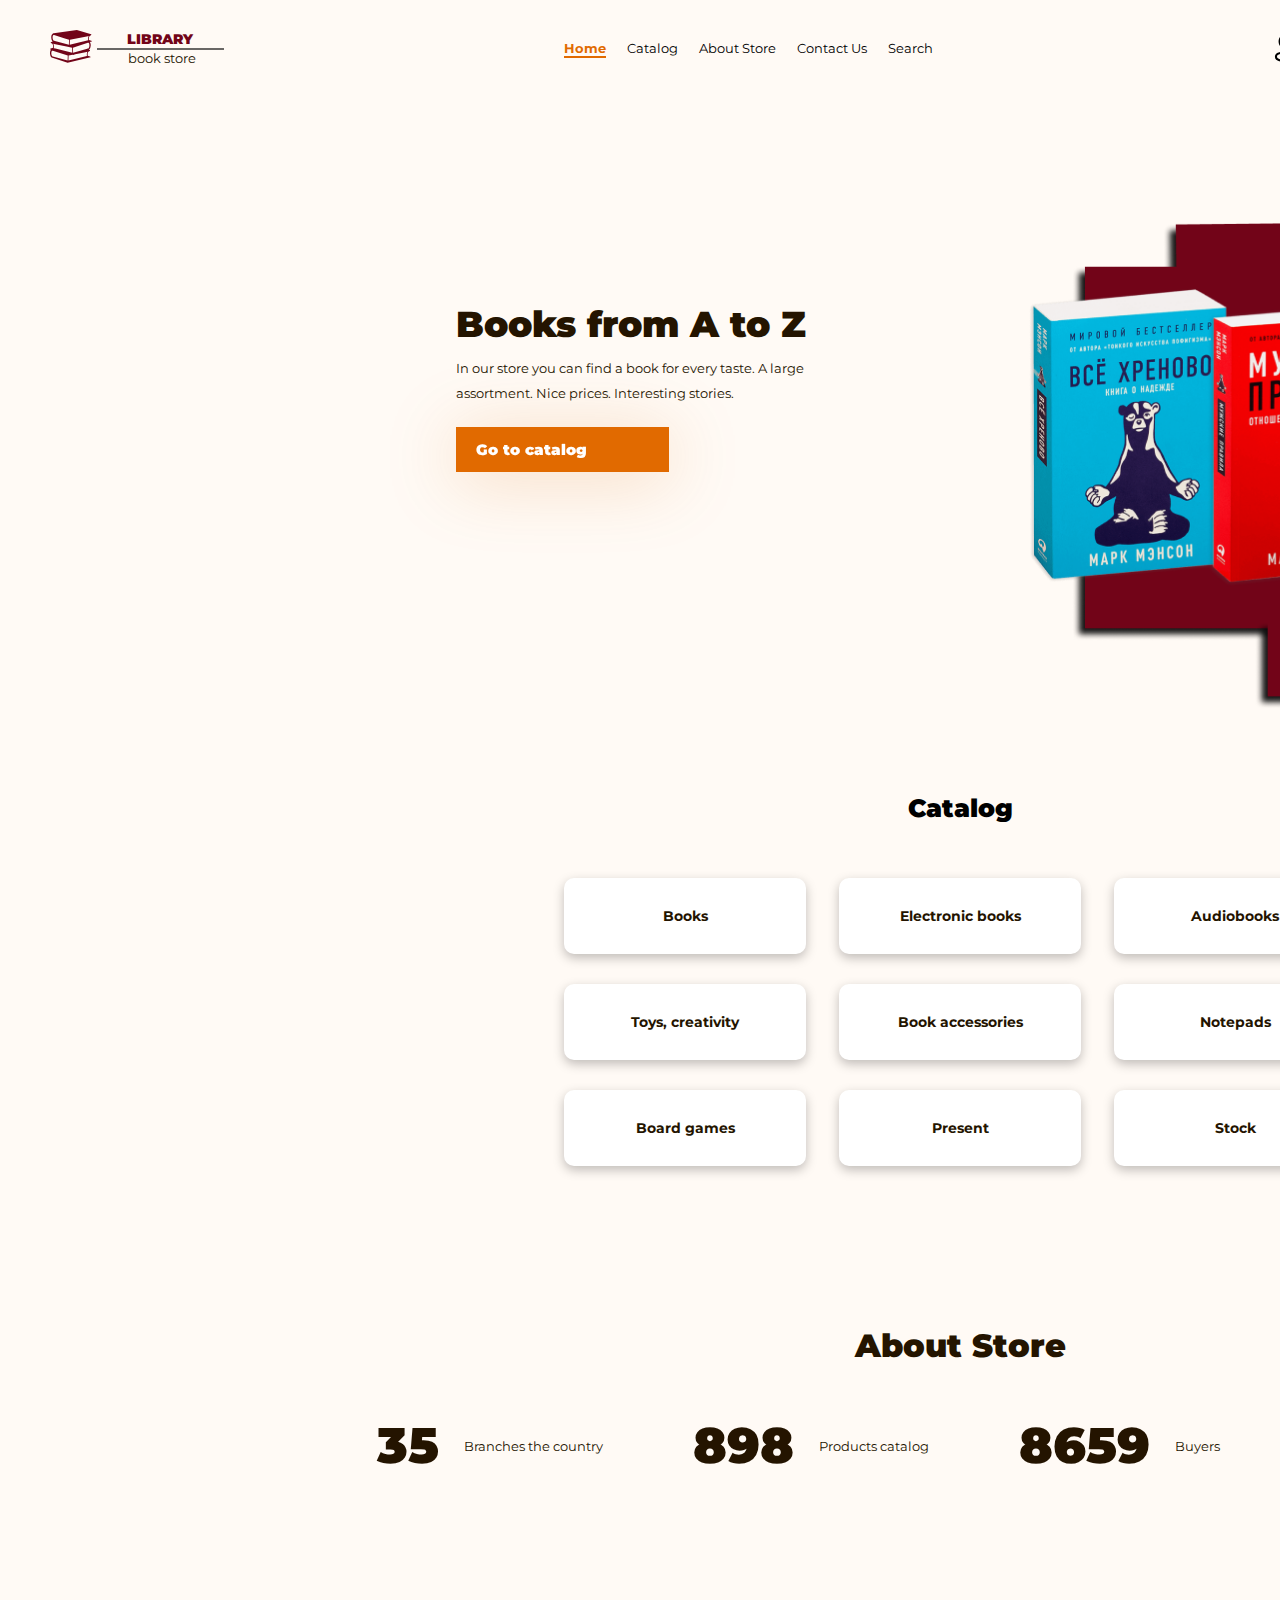
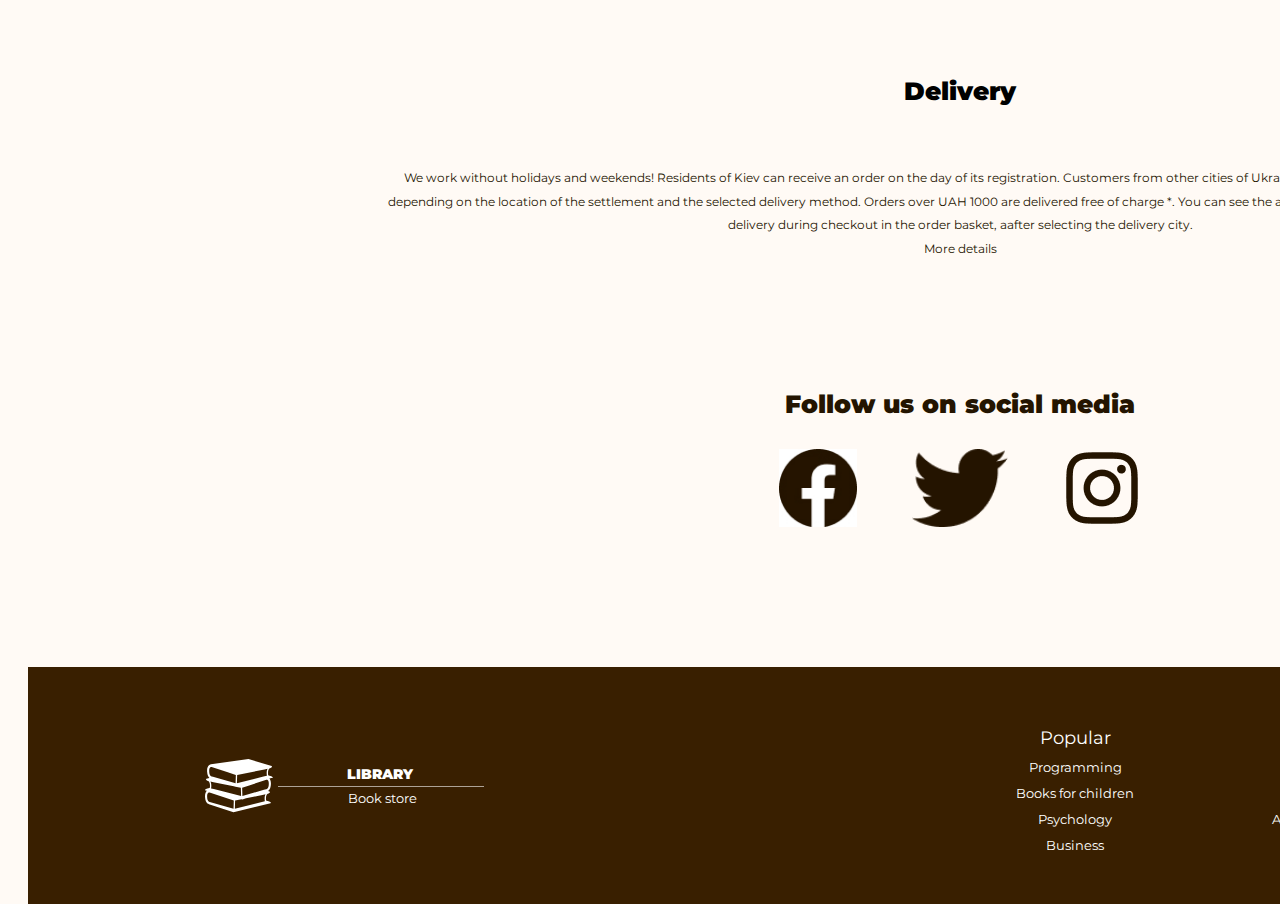
<file: index.html>
<!DOCTYPE html>
<html lang="en">
  <head>
    <meta charset="UTF-8" />
    <meta name="viewport" content="width=device-width, initial-scale=1.0" />
    <link rel="stylesheet" href="./assets/css/reset/reset.css" />
    <link rel="stylesheet" href="./assets/css/home.css" />
    <link rel="stylesheet" href="./assets/css/responsive/home-responsive.css" />
    <title>Library Bookstore</title>
  </head>
  <body>
    <header>
      <div class="logo">
        <a href="./index.html"
          ><svg
            xmlns="http://www.w3.org/2000/svg"
            viewBox="0 0 42 42"
            fill="none"
          >
            <g clip-path="url(#clip0_1_245)">
              <path
                d="M39.0037 14.9043C38.8339 13.6275 38.81 11.4285 39.9958 10.6901C40.017 10.6766 40.0328 10.657 40.0514 10.6402C41.0209 10.3301 41.6919 9.89492 41.1652 9.30931L26.8633 5L3.70522 8.2197C3.70522 8.2197 1.05333 8.59874 1.29023 12.7188C1.41883 14.9612 2.12213 16.0624 2.73719 16.6044L0.836863 17.1771C0.309419 17.7627 0.980256 18.1981 1.94991 18.5076C1.96834 18.5249 1.98388 18.5444 2.00544 18.5579C3.19056 19.2969 3.16775 21.4957 2.99728 22.7727C-1.26025 23.9817 0.268056 24.3756 0.268056 24.3756L1.20199 24.6016C0.545064 25.1952 -0.107347 26.3209 0.0148627 28.4559C0.251887 32.5752 2.4301 32.8595 2.4301 32.8595L17.5846 37.7852L40.4585 32.2448C40.4585 32.2448 41.9873 31.8502 37.7286 30.6412C37.5574 29.3662 37.5336 27.1676 38.7215 26.4267C38.7433 26.4136 38.7592 26.3936 38.7769 26.3771C39.7465 26.067 40.4169 25.6322 39.89 25.0466L38.8958 24.7464C39.5589 24.3465 40.5549 23.3015 40.7109 20.5871C40.8186 18.72 40.3315 17.6265 39.7677 16.9827L41.7328 16.5072C41.733 16.5079 43.2618 16.1133 39.0037 14.9043ZM19.8711 14.8515L23.7176 14.061L36.7167 11.3896L38.6534 10.9913C38.0346 12.1239 38.0605 13.6739 38.1629 14.6701C38.1854 14.8955 38.2112 15.1013 38.2363 15.2577L36.1165 15.7848L19.7094 19.8664L19.8711 14.8515ZM3.34799 18.8604L5.28442 19.2587L17.7682 21.825L18.8588 22.0484L22.1294 22.7206L22.2907 27.7356L5.42781 23.5402L3.76538 23.1271C3.78982 22.9704 3.81565 22.7648 3.83908 22.5388C3.94086 21.5433 3.96731 19.993 3.34799 18.8604ZM2.59568 12.5205C2.57224 11.4246 2.76753 10.6321 3.16223 10.2292C3.41342 9.972 3.70986 9.91848 3.91316 9.91848C4.02058 9.91848 4.09792 9.9334 4.10318 9.9334L14.0814 13.1864L19.0596 14.8095L18.8963 19.8595L4.93032 15.944L4.1933 15.7376C4.16623 15.7299 4.1295 15.7246 4.10118 15.7234C4.04364 15.7193 2.66286 15.5922 2.59568 12.5205ZM17.6207 35.5974L2.91806 31.4753C2.89086 31.4674 2.85451 31.4622 2.82619 31.4608C2.76765 31.4569 1.38624 31.3299 1.31943 28.259C1.29562 27.1617 1.49191 26.3699 1.88586 25.9667C2.13768 25.7095 2.43424 25.656 2.63717 25.656C2.74484 25.656 2.82192 25.6704 2.82756 25.6704C2.82756 25.6704 2.82819 25.6704 2.82756 25.6704L17.783 30.5473L17.6207 35.5974ZM36.8866 30.4073C36.9098 30.6334 36.9356 30.8388 36.9607 30.9955L18.4334 35.6045L18.5954 30.5895L22.5563 29.7752L23.1413 29.9167L25.3338 29.2041L35.4404 27.1273L37.3778 26.7287C36.7584 27.8612 36.784 29.4118 36.8866 30.4073ZM37.9071 23.5917C37.8734 23.5925 37.8397 23.597 37.808 23.607L36.4106 23.9982L23.1057 27.7289L22.943 22.679L27.3082 21.2552L37.878 17.8081C37.8794 17.8075 38.4341 17.6843 38.8412 18.0983C39.2353 18.5011 39.4308 19.2937 39.4077 20.3896C39.3388 23.4602 37.9574 23.5878 37.9071 23.5917Z"
                fill="#720418"
              />
            </g>
            <defs>
              <clipPath id="clip0_1_245">
                <rect width="42" height="42" fill="white" />
              </clipPath>
            </defs>
          </svg>
        </a>

        <div>
          <h3>LIBRARY</h3>
          <div class="line"></div>
          <p class="book-store">book store</p>
        </div>
      </div>
      <nav id="nav-menu">
        <ul>
          <li><a class="home" href="./index.html">Home</a></li>
          <li><a href="./catalog.html">Catalog</a></li>
          <li><a href="./about.html">About Store</a></li>
          <li><a href="./contactus.html">Contact Us</a></li>
          <li><a href="./search.html">Search</a></li>
        </ul>
      </nav>
      <div class="join">
        <svg xmlns="http://www.w3.org/2000/svg" viewBox="0 0 19 24" fill="none">
          <path
            fill-rule="evenodd"
            clip-rule="evenodd"
            d="M19 19.4239C19 23.3774 13.5783 23.8344 9.5012 23.8344L9.20944 23.8342C6.61186 23.8279 0 23.6639 0 19.3999C0 15.5271 5.20383 15.0095 9.24989 14.99L9.79295 14.9896C12.3904 14.9959 19 15.1599 19 19.4239ZM9.5012 16.7886C4.39015 16.7886 1.79924 17.6666 1.79924 19.3999C1.79924 21.1488 4.39015 22.0352 9.5012 22.0352C14.611 22.0352 17.2008 21.1572 17.2008 19.4239C17.2008 17.675 14.611 16.7886 9.5012 16.7886ZM9.5012 0C13.0133 0 15.8693 2.8572 15.8693 6.36932C15.8693 9.88144 13.0133 12.7374 9.5012 12.7374H9.46282C5.95789 12.7266 3.11869 9.86824 3.13064 6.36572C3.13064 2.8572 5.98788 0 9.5012 0ZM9.5012 1.71288C6.93308 1.71288 4.84354 3.8012 4.84354 6.36932C4.83516 8.92904 6.90909 11.0162 9.46641 11.0258L9.5012 11.8822V11.0258C12.0681 11.0258 14.1564 8.93624 14.1564 6.36932C14.1564 3.8012 12.0681 1.71288 9.5012 1.71288Z"
            fill="black"
          />
        </svg>
        <div class="join-us-background"></div>
        <div class="join-us-div">
          <div>
            <h1 class="join-h2">Join Us</h1>
            <input
              placeholder="Full Name"
              class="input1"
              id="input1"
              type="text"
              name=""
              id=""
            />
            <input
              placeholder="Email"
              class="input2"
              id="input2"
              type="email"
              name=""
              id=""
            />
            <button onclick="sendMail(); return false" class="join-button">
              Join
            </button>
          </div>
        </div>
        <p class="joinUs">Join us</p>
        <svg
          class="group"
          xmlns="http://www.w3.org/2000/svg"
          viewBox="0 0 25 25"
          fill="none"
        >
          <rect y="10.5262" width="25" height="3.94736" fill="#241400" />
          <rect y="21.0527" width="25" height="3.94736" fill="#241400" />
          <rect width="25" height="3.94736" fill="#241400" />
        </svg>
        <div class="elements"></div>
      </div>
    </header>
    <main>
      <section class="sec-1">
        <div class="text-div">
          <h1>Books from A to Z</h1>
          <p>
            In our store you can find a book for every taste. A large
            assortment. Nice prices. Interesting stories.
          </p>
          <a href="./catalog.html"> <button>Go to catalog</button></a>
        </div>
        <div class="img-div">
          <img src="./assets/img/home-img/sec-1.png" alt="" />
          <img
            class="responsive-img"
            src="./assets/img/home-img/sec-1-responsive.png"
            alt=""
          />
        </div>
      </section>

      <section class="sec-2" id="sec-2">
        <h1>Catalog</h1>
        <div class="containers">
          <div>
            <h3>Books</h3>
            <h3>Toys, creativity</h3>
            <h3 class="last-child">Board games</h3>
          </div>
          <div>
            <h3>Electronic books</h3>
            <h3>Book accessories</h3>
            <h3 class="last-child">Present</h3>
          </div>
          <div>
            <h3>Audiobooks</h3>
            <h3>Notepads</h3>
            <h3 class="last-child">Stock</h3>
          </div>
        </div>
      </section>

      <section class="sec-3">
        <h1>About Store</h1>
        <div class="all-texts">
          <div>
            <h2>35</h2>
            <p>Branches the country</p>
          </div>
          <div>
            <h2>898</h2>
            <p>Products catalog</p>
          </div>
          <div>
            <h2>8659</h2>
            <p>Buyers</p>
          </div>
          <div>
            <h2>72</h2>
            <p>Hours delivery to cities</p>
          </div>
        </div>
      </section>

      <section class="sec-4">
        <h1>Delivery</h1>
        <p>
          We work without holidays and weekends! Residents of Kiev can receive
          an order on the day of its registration. Customers from other cities
          of Ukraine can receive an order within 1-5 days, depending on the
          location of the settlement and the selected delivery method. Orders
          over UAH 1000 are delivered free of charge *. You can see the
          available methods, exact terms and cost of delivery during checkout in
          the order basket, aafter selecting the delivery city. <br />
          More details
        </p>
      </section>

      <section class="sec-5">
        <div class="logo-follow">
          <h1>Follow us on social media</h1>
          <div class="icons">
            <img src="./assets/img/facebook-logo.jpg" alt="" />
            <img src="./assets/img/twitter-logo.png" alt="" />
            <img src="./assets/img/instagram-logo.png" alt="" />
          </div>
        </div>
      </section>
    </main>

    <footer>
      <div class="all-footer">
        <div class="logo-footer">
          <svg
            xmlns="http://www.w3.org/2000/svg"
            viewBox="0 0 68 68"
            fill="none"
          >
            <g clip-path="url(#clip0_6_286)">
              <path
                d="M63.1489 24.1307C62.8739 22.0636 62.8352 18.5033 64.7552 17.3078C64.7895 17.2859 64.815 17.2542 64.8451 17.227C66.4148 16.7249 67.5011 16.0203 66.6484 15.0722L43.4929 8.09525L5.99892 13.3081C5.99892 13.3081 1.70539 13.9218 2.08894 20.5923C2.29716 24.2229 3.43583 26.0059 4.43164 26.8834L1.35492 27.8106C0.500964 28.7587 1.58708 29.4635 3.157 29.9648C3.18683 29.9928 3.21199 30.0242 3.2469 30.0461C5.16567 31.2427 5.12873 34.8026 4.85274 36.8701C-2.04041 38.8274 0.433995 39.4653 0.433995 39.4653L1.94608 39.8312C0.882485 40.7923 -0.1738 42.6149 0.0240634 46.0715C0.407817 52.7408 3.93445 53.2011 3.93445 53.2011L28.4703 61.1761L65.5042 52.2059C65.5042 52.2059 67.9794 51.567 61.0845 49.6095C60.8072 47.5452 60.7687 43.9857 62.6919 42.7861C62.7272 42.7648 62.753 42.7326 62.7816 42.7058C64.3515 42.2037 65.4368 41.4997 64.5839 40.5516L62.9742 40.0656C64.0477 39.4182 65.6603 37.7263 65.9129 33.3315C66.0872 30.3085 65.2986 28.5381 64.3858 27.4958L67.5675 26.7259C67.5677 26.7271 70.0429 26.0883 63.1489 24.1307ZM32.1723 24.0453L38.4 22.7654L59.4461 18.4404L62.5817 17.7954C61.5798 19.6292 61.6218 22.1387 61.7876 23.7516C61.824 24.1165 61.8658 24.4498 61.9063 24.703L58.4743 25.5564L31.9105 32.1646L32.1723 24.0453ZM5.42055 30.5358L8.55572 31.1808L28.7676 35.3357L30.5334 35.6973L35.8286 36.7857L36.0898 44.9052L8.78788 38.1127L6.09633 37.4438C6.13591 37.1901 6.17771 36.8573 6.21566 36.4914C6.38044 34.8797 6.42326 32.3696 5.42055 30.5358ZM4.20253 20.2713C4.16458 18.497 4.48075 17.2138 5.1198 16.5616C5.52649 16.1452 6.00643 16.0585 6.3356 16.0585C6.50951 16.0585 6.63472 16.0826 6.64325 16.0826L22.7984 21.3495L30.8585 23.9773L30.594 32.1535L7.98243 25.8141L6.78916 25.4799C6.74532 25.4675 6.68586 25.459 6.64 25.4569C6.54685 25.4502 4.3113 25.2445 4.20253 20.2713ZM28.5287 57.6338L4.72448 50.96C4.68044 50.9473 4.62159 50.9387 4.57573 50.9365C4.48096 50.9302 2.24439 50.7246 2.13623 45.7527C2.09767 43.9762 2.41547 42.6942 3.0533 42.0414C3.461 41.6249 3.94115 41.5383 4.2697 41.5383C4.44402 41.5383 4.56883 41.5616 4.57796 41.5616C4.57796 41.5616 4.57898 41.5616 4.57796 41.5616L28.7915 49.4575L28.5287 57.6338ZM59.7211 49.2308C59.7587 49.5969 59.8005 49.9295 59.8411 50.1832L29.8446 57.6454L30.1068 49.5259L36.5198 48.2074L37.4669 48.4365L41.0167 47.2828L57.3796 43.9204L60.5164 43.275C59.5135 45.1086 59.5551 47.6191 59.7211 49.2308ZM61.3734 38.1961C61.3188 38.1973 61.2643 38.2046 61.2129 38.2209L58.9506 38.8542L37.4093 44.8945L37.1458 36.7183L44.2133 34.4132L61.3264 28.8322C61.3286 28.8312 62.2266 28.6317 62.8857 29.302C63.5237 29.9542 63.8403 31.2374 63.803 33.0117C63.6914 37.9832 61.4548 38.1898 61.3734 38.1961Z"
                fill="white"
              />
            </g>
            <defs>
              <clipPath id="clip0_6_286">
                <rect width="68" height="68" fill="white" />
              </clipPath>
            </defs>
          </svg>
          <div class="texts">
            <h3>LIBRARY</h3>
            <div class="line-footer"></div>
            <p class="book-store-2">Book store</p>
          </div>
        </div>
        <div class="information">
          <div class="footer-nav">
            <ul>
              <li><a href="./Home.html">Home</a></li>
              <li><a href="./Catalog.html">Catalog</a></li>
              <li><a href="./AboutStore.html">About Store</a></li>
              <li><a href="./ContactUs.html">Contact Us</a></li>
              <li><a href="./Search.html">Search</a></li>
            </ul>
          </div>
          <div>
            <h3>Popular</h3>
            <p>Programming</p>
            <p>Books for children</p>
            <p>Psychology</p>
            <p>Business</p>
          </div>
          <div>
            <h3>Cash</h3>
            <p>Delivery</p>
            <p>Payment</p>
            <p>About the store</p>
          </div>
          <div>
            <h3>Help</h3>
            <p>Contacts</p>
            <p>Purchase returns</p>
            <p>Buyer help</p>
          </div>
        </div>
      </div>
    </footer>

    <script src="./assets/js/home.js"></script>
  </body>
</html>
</file>
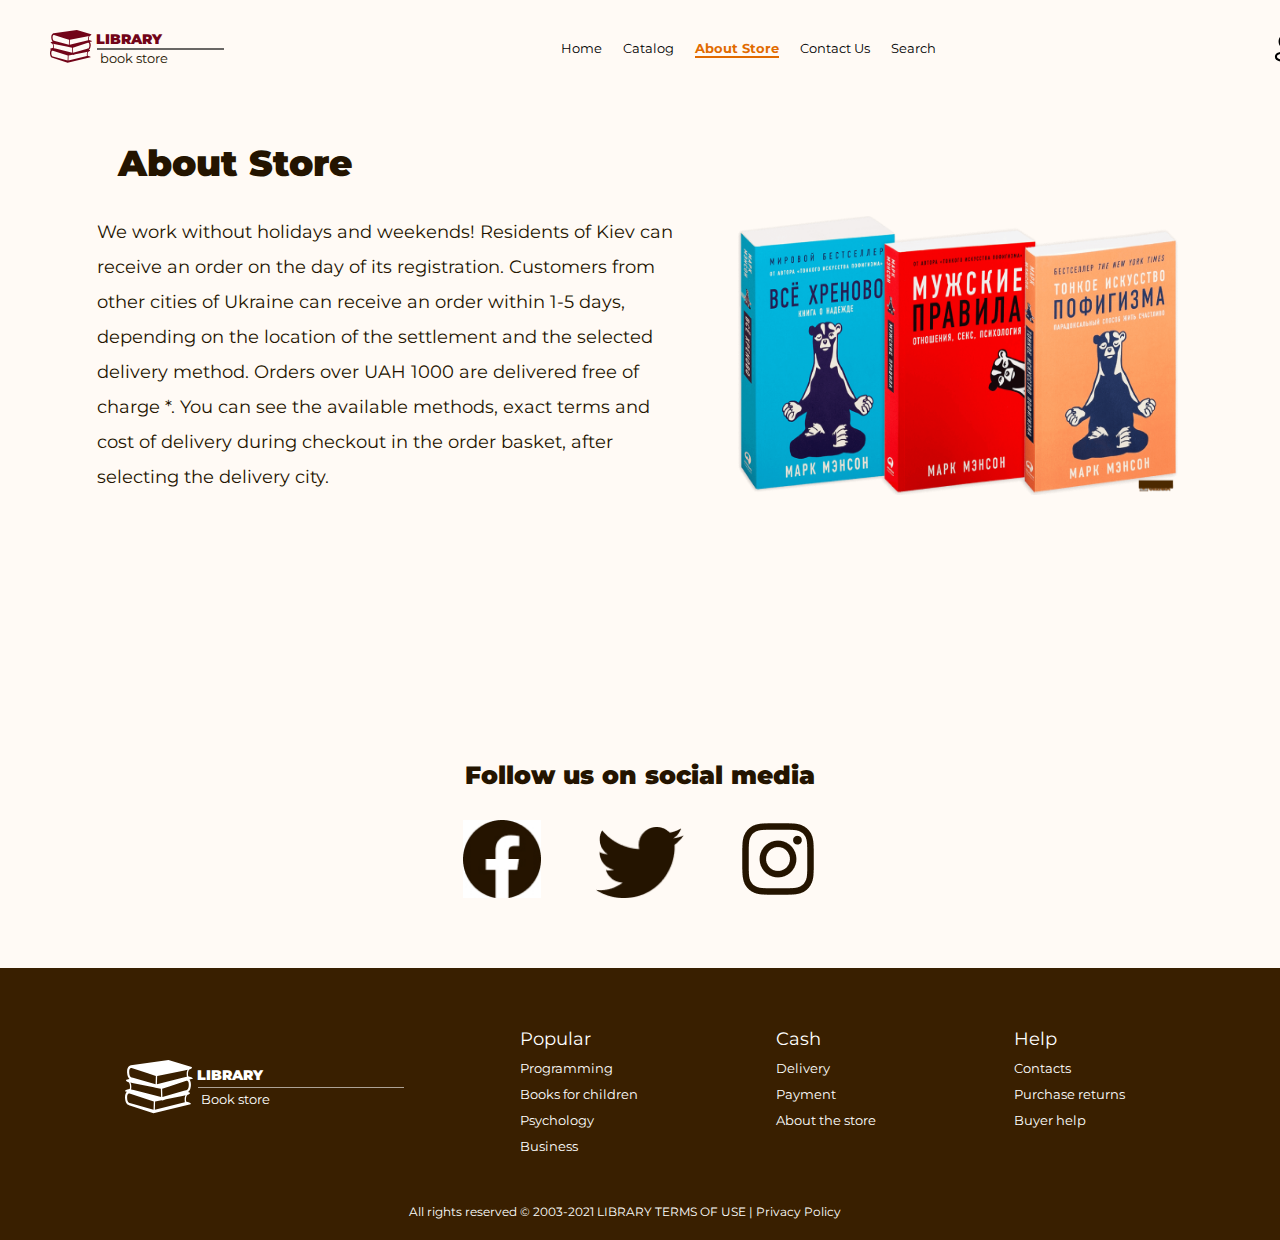
<file: about.html>
<!DOCTYPE html>
<html lang="en">
  <head>
    <meta charset="UTF-8" />
    <meta name="viewport" content="width=device-width, initial-scale=1.0" />
    <link rel="stylesheet" href="./assets/css/reset/reset.css" />
    <link rel="stylesheet" href="./assets/css/home.css" />
    <link rel="stylesheet" href="./assets/css/about.css" />
    <link
      rel="stylesheet"
      href="./assets/css/responsive/about-responsive.css"
    />
    <title>Library-Bookstore</title>
  </head>
  <body>
    <header>
      <div class="logo">
        <a href="./index.html"
          ><svg
            xmlns="http://www.w3.org/2000/svg"
            viewBox="0 0 42 42"
            fill="none"
          >
            <g clip-path="url(#clip0_1_245)">
              <path
                d="M39.0037 14.9043C38.8339 13.6275 38.81 11.4285 39.9958 10.6901C40.017 10.6766 40.0328 10.657 40.0514 10.6402C41.0209 10.3301 41.6919 9.89492 41.1652 9.30931L26.8633 5L3.70522 8.2197C3.70522 8.2197 1.05333 8.59874 1.29023 12.7188C1.41883 14.9612 2.12213 16.0624 2.73719 16.6044L0.836863 17.1771C0.309419 17.7627 0.980256 18.1981 1.94991 18.5076C1.96834 18.5249 1.98388 18.5444 2.00544 18.5579C3.19056 19.2969 3.16775 21.4957 2.99728 22.7727C-1.26025 23.9817 0.268056 24.3756 0.268056 24.3756L1.20199 24.6016C0.545064 25.1952 -0.107347 26.3209 0.0148627 28.4559C0.251887 32.5752 2.4301 32.8595 2.4301 32.8595L17.5846 37.7852L40.4585 32.2448C40.4585 32.2448 41.9873 31.8502 37.7286 30.6412C37.5574 29.3662 37.5336 27.1676 38.7215 26.4267C38.7433 26.4136 38.7592 26.3936 38.7769 26.3771C39.7465 26.067 40.4169 25.6322 39.89 25.0466L38.8958 24.7464C39.5589 24.3465 40.5549 23.3015 40.7109 20.5871C40.8186 18.72 40.3315 17.6265 39.7677 16.9827L41.7328 16.5072C41.733 16.5079 43.2618 16.1133 39.0037 14.9043ZM19.8711 14.8515L23.7176 14.061L36.7167 11.3896L38.6534 10.9913C38.0346 12.1239 38.0605 13.6739 38.1629 14.6701C38.1854 14.8955 38.2112 15.1013 38.2363 15.2577L36.1165 15.7848L19.7094 19.8664L19.8711 14.8515ZM3.34799 18.8604L5.28442 19.2587L17.7682 21.825L18.8588 22.0484L22.1294 22.7206L22.2907 27.7356L5.42781 23.5402L3.76538 23.1271C3.78982 22.9704 3.81565 22.7648 3.83908 22.5388C3.94086 21.5433 3.96731 19.993 3.34799 18.8604ZM2.59568 12.5205C2.57224 11.4246 2.76753 10.6321 3.16223 10.2292C3.41342 9.972 3.70986 9.91848 3.91316 9.91848C4.02058 9.91848 4.09792 9.9334 4.10318 9.9334L14.0814 13.1864L19.0596 14.8095L18.8963 19.8595L4.93032 15.944L4.1933 15.7376C4.16623 15.7299 4.1295 15.7246 4.10118 15.7234C4.04364 15.7193 2.66286 15.5922 2.59568 12.5205ZM17.6207 35.5974L2.91806 31.4753C2.89086 31.4674 2.85451 31.4622 2.82619 31.4608C2.76765 31.4569 1.38624 31.3299 1.31943 28.259C1.29562 27.1617 1.49191 26.3699 1.88586 25.9667C2.13768 25.7095 2.43424 25.656 2.63717 25.656C2.74484 25.656 2.82192 25.6704 2.82756 25.6704C2.82756 25.6704 2.82819 25.6704 2.82756 25.6704L17.783 30.5473L17.6207 35.5974ZM36.8866 30.4073C36.9098 30.6334 36.9356 30.8388 36.9607 30.9955L18.4334 35.6045L18.5954 30.5895L22.5563 29.7752L23.1413 29.9167L25.3338 29.2041L35.4404 27.1273L37.3778 26.7287C36.7584 27.8612 36.784 29.4118 36.8866 30.4073ZM37.9071 23.5917C37.8734 23.5925 37.8397 23.597 37.808 23.607L36.4106 23.9982L23.1057 27.7289L22.943 22.679L27.3082 21.2552L37.878 17.8081C37.8794 17.8075 38.4341 17.6843 38.8412 18.0983C39.2353 18.5011 39.4308 19.2937 39.4077 20.3896C39.3388 23.4602 37.9574 23.5878 37.9071 23.5917Z"
                fill="#720418"
              />
            </g>
            <defs>
              <clipPath id="clip0_1_245">
                <rect width="42" height="42" fill="white" />
              </clipPath>
            </defs>
          </svg>
        </a>

        <div>
          <h3>LIBRARY</h3>
          <div class="line"></div>
          <p class="book-store">book store</p>
        </div>
      </div>
      <nav id="nav-menu">
        <ul>
          <li><a href="./index.html">Home</a></li>
          <li><a href="./catalog.html">Catalog</a></li>
          <li><a class="about" href="./about.html">About Store</a></li>
          <li><a href="./contactus.html">Contact Us</a></li>
          <li><a href="./search.html">Search</a></li>
        </ul>
      </nav>
      <div class="join">
        <svg xmlns="http://www.w3.org/2000/svg" viewBox="0 0 19 24" fill="none">
          <path
            fill-rule="evenodd"
            clip-rule="evenodd"
            d="M19 19.4239C19 23.3774 13.5783 23.8344 9.5012 23.8344L9.20944 23.8342C6.61186 23.8279 0 23.6639 0 19.3999C0 15.5271 5.20383 15.0095 9.24989 14.99L9.79295 14.9896C12.3904 14.9959 19 15.1599 19 19.4239ZM9.5012 16.7886C4.39015 16.7886 1.79924 17.6666 1.79924 19.3999C1.79924 21.1488 4.39015 22.0352 9.5012 22.0352C14.611 22.0352 17.2008 21.1572 17.2008 19.4239C17.2008 17.675 14.611 16.7886 9.5012 16.7886ZM9.5012 0C13.0133 0 15.8693 2.8572 15.8693 6.36932C15.8693 9.88144 13.0133 12.7374 9.5012 12.7374H9.46282C5.95789 12.7266 3.11869 9.86824 3.13064 6.36572C3.13064 2.8572 5.98788 0 9.5012 0ZM9.5012 1.71288C6.93308 1.71288 4.84354 3.8012 4.84354 6.36932C4.83516 8.92904 6.90909 11.0162 9.46641 11.0258L9.5012 11.8822V11.0258C12.0681 11.0258 14.1564 8.93624 14.1564 6.36932C14.1564 3.8012 12.0681 1.71288 9.5012 1.71288Z"
            fill="black"
          />
        </svg>
        <div class="join-us-background"></div>
        <div class="join-us-div">
          <div>
            <h1 class="join-h2">Join Us</h1>
            <input
              placeholder="Full Name"
              class="input1"
              type="text"
              name=""
              id=""
            />
            <input
              placeholder="Email"
              class="input2"
              type="email"
              name=""
              id=""
            />
            <button class="join-button">Join</button>
          </div>
        </div>
        <p class="joinUs">Join us</p>
        <svg
          class="group"
          xmlns="http://www.w3.org/2000/svg"
          viewBox="0 0 25 25"
          fill="none"
        >
          <rect y="10.5262" width="25" height="3.94736" fill="#241400" />
          <rect y="21.0527" width="25" height="3.94736" fill="#241400" />
          <rect width="25" height="3.94736" fill="#241400" />
        </svg>
        <div class="elements"></div>
      </div>
    </header>
    <main>
      <div class="container">
        <h1>About Store</h1>
        <div class="text-img">
          <p>
            We work without holidays and weekends! Residents of Kiev can receive
            an order on the day of its registration. Customers from other cities
            of Ukraine can receive an order within 1-5 days, depending on the
            location of the settlement and the selected delivery method. Orders
            over UAH 1000 are delivered free of charge *. You can see the
            available methods, exact terms and cost of delivery during checkout
            in the order basket, after selecting the delivery city.
          </p>
          <img src="./assets/img/books-about.png" alt="" />
        </div>
      </div>
      <div class="logo-follow">
        <h1>Follow us on social media</h1>
        <div class="icons">
          <img src="./assets/img/facebook-logo.jpg" alt="" />
          <img class="x-logo" src="./assets/img/twitter-logo.png" alt="" />
          <img src="./assets/img/instagram-logo.png" alt="" />
        </div>
      </div>
    </main>
    <footer>
      <div class="all-footer">
        <div class="logo-footer">
          <svg
            xmlns="http://www.w3.org/2000/svg"
            viewBox="0 0 68 68"
            fill="none"
          >
            <g clip-path="url(#clip0_6_286)">
              <path
                d="M63.1489 24.1307C62.8739 22.0636 62.8352 18.5033 64.7552 17.3078C64.7895 17.2859 64.815 17.2542 64.8451 17.227C66.4148 16.7249 67.5011 16.0203 66.6484 15.0722L43.4929 8.09525L5.99892 13.3081C5.99892 13.3081 1.70539 13.9218 2.08894 20.5923C2.29716 24.2229 3.43583 26.0059 4.43164 26.8834L1.35492 27.8106C0.500964 28.7587 1.58708 29.4635 3.157 29.9648C3.18683 29.9928 3.21199 30.0242 3.2469 30.0461C5.16567 31.2427 5.12873 34.8026 4.85274 36.8701C-2.04041 38.8274 0.433995 39.4653 0.433995 39.4653L1.94608 39.8312C0.882485 40.7923 -0.1738 42.6149 0.0240634 46.0715C0.407817 52.7408 3.93445 53.2011 3.93445 53.2011L28.4703 61.1761L65.5042 52.2059C65.5042 52.2059 67.9794 51.567 61.0845 49.6095C60.8072 47.5452 60.7687 43.9857 62.6919 42.7861C62.7272 42.7648 62.753 42.7326 62.7816 42.7058C64.3515 42.2037 65.4368 41.4997 64.5839 40.5516L62.9742 40.0656C64.0477 39.4182 65.6603 37.7263 65.9129 33.3315C66.0872 30.3085 65.2986 28.5381 64.3858 27.4958L67.5675 26.7259C67.5677 26.7271 70.0429 26.0883 63.1489 24.1307ZM32.1723 24.0453L38.4 22.7654L59.4461 18.4404L62.5817 17.7954C61.5798 19.6292 61.6218 22.1387 61.7876 23.7516C61.824 24.1165 61.8658 24.4498 61.9063 24.703L58.4743 25.5564L31.9105 32.1646L32.1723 24.0453ZM5.42055 30.5358L8.55572 31.1808L28.7676 35.3357L30.5334 35.6973L35.8286 36.7857L36.0898 44.9052L8.78788 38.1127L6.09633 37.4438C6.13591 37.1901 6.17771 36.8573 6.21566 36.4914C6.38044 34.8797 6.42326 32.3696 5.42055 30.5358ZM4.20253 20.2713C4.16458 18.497 4.48075 17.2138 5.1198 16.5616C5.52649 16.1452 6.00643 16.0585 6.3356 16.0585C6.50951 16.0585 6.63472 16.0826 6.64325 16.0826L22.7984 21.3495L30.8585 23.9773L30.594 32.1535L7.98243 25.8141L6.78916 25.4799C6.74532 25.4675 6.68586 25.459 6.64 25.4569C6.54685 25.4502 4.3113 25.2445 4.20253 20.2713ZM28.5287 57.6338L4.72448 50.96C4.68044 50.9473 4.62159 50.9387 4.57573 50.9365C4.48096 50.9302 2.24439 50.7246 2.13623 45.7527C2.09767 43.9762 2.41547 42.6942 3.0533 42.0414C3.461 41.6249 3.94115 41.5383 4.2697 41.5383C4.44402 41.5383 4.56883 41.5616 4.57796 41.5616C4.57796 41.5616 4.57898 41.5616 4.57796 41.5616L28.7915 49.4575L28.5287 57.6338ZM59.7211 49.2308C59.7587 49.5969 59.8005 49.9295 59.8411 50.1832L29.8446 57.6454L30.1068 49.5259L36.5198 48.2074L37.4669 48.4365L41.0167 47.2828L57.3796 43.9204L60.5164 43.275C59.5135 45.1086 59.5551 47.6191 59.7211 49.2308ZM61.3734 38.1961C61.3188 38.1973 61.2643 38.2046 61.2129 38.2209L58.9506 38.8542L37.4093 44.8945L37.1458 36.7183L44.2133 34.4132L61.3264 28.8322C61.3286 28.8312 62.2266 28.6317 62.8857 29.302C63.5237 29.9542 63.8403 31.2374 63.803 33.0117C63.6914 37.9832 61.4548 38.1898 61.3734 38.1961Z"
                fill="white"
              />
            </g>
            <defs>
              <clipPath id="clip0_6_286">
                <rect width="68" height="68" fill="white" />
              </clipPath>
            </defs>
          </svg>
          <div class="texts">
            <h3>LIBRARY</h3>
            <div class="line-footer"></div>
            <p class="book-store-2">Book store</p>
          </div>
        </div>
        <div class="information">
          <div class="footer-nav">
            <ul>
              <li><a href="./Home.html">Home</a></li>
              <li><a href="./Catalog.html">Catalog</a></li>
              <li><a href="./AboutStore.html">About Store</a></li>
              <li><a href="./ContactUs.html">Contact Us</a></li>
              <li><a href="./Search.html">Search</a></li>
            </ul>
          </div>
          <div>
            <h3>Popular</h3>
            <p>Programming</p>
            <p>Books for children</p>
            <p>Psychology</p>
            <p>Business</p>
          </div>
          <div>
            <h3>Cash</h3>
            <p>Delivery</p>
            <p>Payment</p>
            <p>About the store</p>
          </div>
          <div>
            <h3>Help</h3>
            <p>Contacts</p>
            <p>Purchase returns</p>
            <p>Buyer help</p>
          </div>
        </div>
      </div>
      <p class="last-text">
        All rights reserved © 2003-2021 LIBRARY TERMS OF USE | Privacy Policy
      </p>
      <div class="line-2"></div>
      <p class="last-text-2">Library Bookstore </p>
      <span class="last-text-3">© 2003-2021 </span>
    </footer>

    <script src="./assets/js/home.js"></script>
  </body>
</html>
</file>
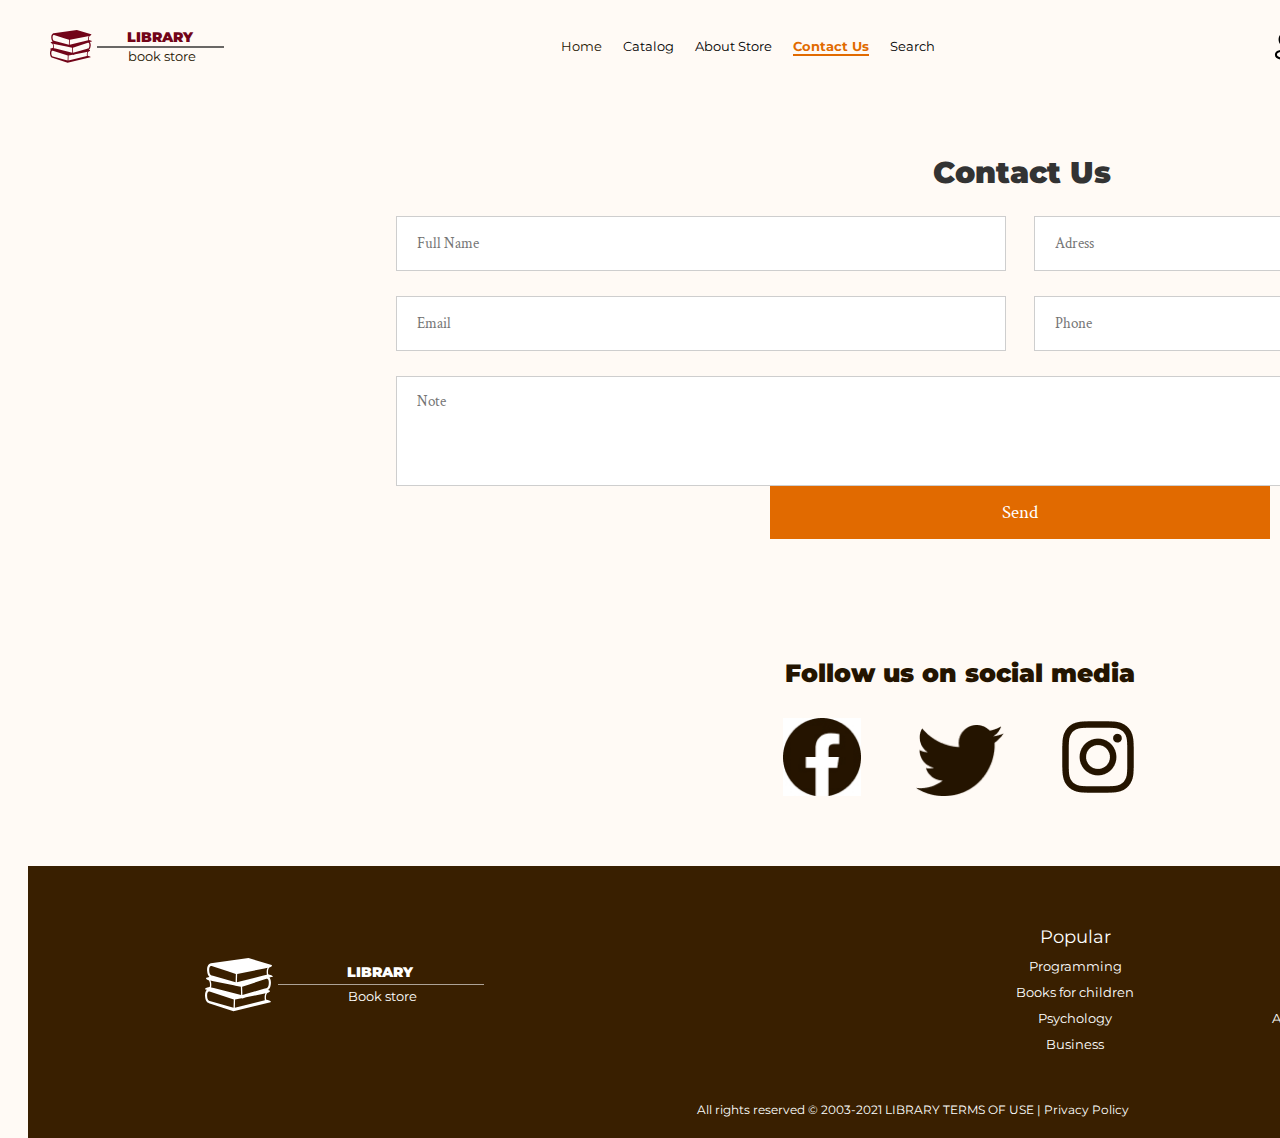
<file: ContactUs.html>
<!DOCTYPE html>
<html lang="en">
  <head>
    <meta charset="UTF-8" />
    <meta name="viewport" content="width=device-width, initial-scale=1.0" />
    <link rel="stylesheet" href="./assets/css/reset/reset.css" />
    <link rel="stylesheet" href="./assets/css/home.css" />
    <link rel="stylesheet" href="./assets/css/contactUs.css" />
    <link rel="stylesheet" href="./assets/css/responsive/home-responsive.css" />
    <link
      rel="stylesheet"
      href="./assets/css/responsive/contactUs-responsive.css"
    />
    <link
      rel="stylesheet"
      href="./assets/css/responsive/aboutStore-responsive.css"
    />
    <title>Library-Bookstore</title>
  </head>
  <body>
    <header>
      <div class="logo">
        <svg xmlns="http://www.w3.org/2000/svg" viewBox="0 0 42 42" fill="none">
          <g clip-path="url(#clip0_1_245)">
            <path
              d="M39.0037 14.9043C38.8339 13.6275 38.81 11.4285 39.9958 10.6901C40.017 10.6766 40.0328 10.657 40.0514 10.6402C41.0209 10.3301 41.6919 9.89492 41.1652 9.30931L26.8633 5L3.70522 8.2197C3.70522 8.2197 1.05333 8.59874 1.29023 12.7188C1.41883 14.9612 2.12213 16.0624 2.73719 16.6044L0.836863 17.1771C0.309419 17.7627 0.980256 18.1981 1.94991 18.5076C1.96834 18.5249 1.98388 18.5444 2.00544 18.5579C3.19056 19.2969 3.16775 21.4957 2.99728 22.7727C-1.26025 23.9817 0.268056 24.3756 0.268056 24.3756L1.20199 24.6016C0.545064 25.1952 -0.107347 26.3209 0.0148627 28.4559C0.251887 32.5752 2.4301 32.8595 2.4301 32.8595L17.5846 37.7852L40.4585 32.2448C40.4585 32.2448 41.9873 31.8502 37.7286 30.6412C37.5574 29.3662 37.5336 27.1676 38.7215 26.4267C38.7433 26.4136 38.7592 26.3936 38.7769 26.3771C39.7465 26.067 40.4169 25.6322 39.89 25.0466L38.8958 24.7464C39.5589 24.3465 40.5549 23.3015 40.7109 20.5871C40.8186 18.72 40.3315 17.6265 39.7677 16.9827L41.7328 16.5072C41.733 16.5079 43.2618 16.1133 39.0037 14.9043ZM19.8711 14.8515L23.7176 14.061L36.7167 11.3896L38.6534 10.9913C38.0346 12.1239 38.0605 13.6739 38.1629 14.6701C38.1854 14.8955 38.2112 15.1013 38.2363 15.2577L36.1165 15.7848L19.7094 19.8664L19.8711 14.8515ZM3.34799 18.8604L5.28442 19.2587L17.7682 21.825L18.8588 22.0484L22.1294 22.7206L22.2907 27.7356L5.42781 23.5402L3.76538 23.1271C3.78982 22.9704 3.81565 22.7648 3.83908 22.5388C3.94086 21.5433 3.96731 19.993 3.34799 18.8604ZM2.59568 12.5205C2.57224 11.4246 2.76753 10.6321 3.16223 10.2292C3.41342 9.972 3.70986 9.91848 3.91316 9.91848C4.02058 9.91848 4.09792 9.9334 4.10318 9.9334L14.0814 13.1864L19.0596 14.8095L18.8963 19.8595L4.93032 15.944L4.1933 15.7376C4.16623 15.7299 4.1295 15.7246 4.10118 15.7234C4.04364 15.7193 2.66286 15.5922 2.59568 12.5205ZM17.6207 35.5974L2.91806 31.4753C2.89086 31.4674 2.85451 31.4622 2.82619 31.4608C2.76765 31.4569 1.38624 31.3299 1.31943 28.259C1.29562 27.1617 1.49191 26.3699 1.88586 25.9667C2.13768 25.7095 2.43424 25.656 2.63717 25.656C2.74484 25.656 2.82192 25.6704 2.82756 25.6704C2.82756 25.6704 2.82819 25.6704 2.82756 25.6704L17.783 30.5473L17.6207 35.5974ZM36.8866 30.4073C36.9098 30.6334 36.9356 30.8388 36.9607 30.9955L18.4334 35.6045L18.5954 30.5895L22.5563 29.7752L23.1413 29.9167L25.3338 29.2041L35.4404 27.1273L37.3778 26.7287C36.7584 27.8612 36.784 29.4118 36.8866 30.4073ZM37.9071 23.5917C37.8734 23.5925 37.8397 23.597 37.808 23.607L36.4106 23.9982L23.1057 27.7289L22.943 22.679L27.3082 21.2552L37.878 17.8081C37.8794 17.8075 38.4341 17.6843 38.8412 18.0983C39.2353 18.5011 39.4308 19.2937 39.4077 20.3896C39.3388 23.4602 37.9574 23.5878 37.9071 23.5917Z"
              fill="#720418"
            />
          </g>
          <defs>
            <clipPath id="clip0_1_245">
              <rect width="42" height="42" fill="white" />
            </clipPath>
          </defs>
        </svg>
        <div>
          <h3>LIBRARY</h3>
          <div class="line"></div>
          <p>book store</p>
        </div>
      </div>
      <nav id="nav-menu">
        <ul>
          <li><a class="home" href="./Home.html">Home</a></li>
          <li><a href="./Catalog.html">Catalog</a></li>
          <li><a href="./AboutStore.html">About Store</a></li>
          <li><a class="contact" href="./ContactUs.html">Contact Us</a></li>
          <li><a href="./Search.html">Search</a></li>
        </ul>
      </nav>
      <div class="join">
        <svg xmlns="http://www.w3.org/2000/svg" viewBox="0 0 19 24" fill="none">
          <path
            fill-rule="evenodd"
            clip-rule="evenodd"
            d="M19 19.4239C19 23.3774 13.5783 23.8344 9.5012 23.8344L9.20944 23.8342C6.61186 23.8279 0 23.6639 0 19.3999C0 15.5271 5.20383 15.0095 9.24989 14.99L9.79295 14.9896C12.3904 14.9959 19 15.1599 19 19.4239ZM9.5012 16.7886C4.39015 16.7886 1.79924 17.6666 1.79924 19.3999C1.79924 21.1488 4.39015 22.0352 9.5012 22.0352C14.611 22.0352 17.2008 21.1572 17.2008 19.4239C17.2008 17.675 14.611 16.7886 9.5012 16.7886ZM9.5012 0C13.0133 0 15.8693 2.8572 15.8693 6.36932C15.8693 9.88144 13.0133 12.7374 9.5012 12.7374H9.46282C5.95789 12.7266 3.11869 9.86824 3.13064 6.36572C3.13064 2.8572 5.98788 0 9.5012 0ZM9.5012 1.71288C6.93308 1.71288 4.84354 3.8012 4.84354 6.36932C4.83516 8.92904 6.90909 11.0162 9.46641 11.0258L9.5012 11.8822V11.0258C12.0681 11.0258 14.1564 8.93624 14.1564 6.36932C14.1564 3.8012 12.0681 1.71288 9.5012 1.71288Z"
            fill="black"
          />
        </svg>
        <p>Join us</p>
        <svg
          class="group"
          xmlns="http://www.w3.org/2000/svg"
          viewBox="0 0 25 25"
          fill="none"
        >
          <rect y="10.5262" width="25" height="3.94736" fill="#241400" />
          <rect y="21.0527" width="25" height="3.94736" fill="#241400" />
          <rect width="25" height="3.94736" fill="#241400" />
        </svg>
        <div class="elements"></div>
      </div>
    </header>
    <main>
      <div class="container">
        <h1>Contact Us</h1>
        <div class="inputs">
          <div class="input-n1">
            <input type="text" placeholder="Full Name" />
            <input type="text" placeholder="Adress" />
          </div>
          <div class="input-n2">
            <input type="email" name="" id="" placeholder="Email" />
            <input type="tel" name="" id="" placeholder="Phone" />
          </div>
        </div>
        <div class="input-n3">
          <input class="inp-note" type="text" placeholder="Note" />
          <input class="inp-submit" type="submit" value="Send" />
        </div>
      </div>
      <div class="logo-follow">
        <h1>Follow us on social media</h1>
        <div class="icons">
          <img src="./assets/img/facebook-logo.jpg" alt="" />
          <img class="x-logo" src="./assets/img/twitter-logo.png" alt="" />
          <img src="./assets/img/instagram-logo.png" alt="" />
        </div>
      </div>
    </main>

    <footer>
      <div class="all-footer">
        <div class="logo-footer">
          <svg
            xmlns="http://www.w3.org/2000/svg"
            viewBox="0 0 68 68"
            fill="none"
          >
            <g clip-path="url(#clip0_6_286)">
              <path
                d="M63.1489 24.1307C62.8739 22.0636 62.8352 18.5033 64.7552 17.3078C64.7895 17.2859 64.815 17.2542 64.8451 17.227C66.4148 16.7249 67.5011 16.0203 66.6484 15.0722L43.4929 8.09525L5.99892 13.3081C5.99892 13.3081 1.70539 13.9218 2.08894 20.5923C2.29716 24.2229 3.43583 26.0059 4.43164 26.8834L1.35492 27.8106C0.500964 28.7587 1.58708 29.4635 3.157 29.9648C3.18683 29.9928 3.21199 30.0242 3.2469 30.0461C5.16567 31.2427 5.12873 34.8026 4.85274 36.8701C-2.04041 38.8274 0.433995 39.4653 0.433995 39.4653L1.94608 39.8312C0.882485 40.7923 -0.1738 42.6149 0.0240634 46.0715C0.407817 52.7408 3.93445 53.2011 3.93445 53.2011L28.4703 61.1761L65.5042 52.2059C65.5042 52.2059 67.9794 51.567 61.0845 49.6095C60.8072 47.5452 60.7687 43.9857 62.6919 42.7861C62.7272 42.7648 62.753 42.7326 62.7816 42.7058C64.3515 42.2037 65.4368 41.4997 64.5839 40.5516L62.9742 40.0656C64.0477 39.4182 65.6603 37.7263 65.9129 33.3315C66.0872 30.3085 65.2986 28.5381 64.3858 27.4958L67.5675 26.7259C67.5677 26.7271 70.0429 26.0883 63.1489 24.1307ZM32.1723 24.0453L38.4 22.7654L59.4461 18.4404L62.5817 17.7954C61.5798 19.6292 61.6218 22.1387 61.7876 23.7516C61.824 24.1165 61.8658 24.4498 61.9063 24.703L58.4743 25.5564L31.9105 32.1646L32.1723 24.0453ZM5.42055 30.5358L8.55572 31.1808L28.7676 35.3357L30.5334 35.6973L35.8286 36.7857L36.0898 44.9052L8.78788 38.1127L6.09633 37.4438C6.13591 37.1901 6.17771 36.8573 6.21566 36.4914C6.38044 34.8797 6.42326 32.3696 5.42055 30.5358ZM4.20253 20.2713C4.16458 18.497 4.48075 17.2138 5.1198 16.5616C5.52649 16.1452 6.00643 16.0585 6.3356 16.0585C6.50951 16.0585 6.63472 16.0826 6.64325 16.0826L22.7984 21.3495L30.8585 23.9773L30.594 32.1535L7.98243 25.8141L6.78916 25.4799C6.74532 25.4675 6.68586 25.459 6.64 25.4569C6.54685 25.4502 4.3113 25.2445 4.20253 20.2713ZM28.5287 57.6338L4.72448 50.96C4.68044 50.9473 4.62159 50.9387 4.57573 50.9365C4.48096 50.9302 2.24439 50.7246 2.13623 45.7527C2.09767 43.9762 2.41547 42.6942 3.0533 42.0414C3.461 41.6249 3.94115 41.5383 4.2697 41.5383C4.44402 41.5383 4.56883 41.5616 4.57796 41.5616C4.57796 41.5616 4.57898 41.5616 4.57796 41.5616L28.7915 49.4575L28.5287 57.6338ZM59.7211 49.2308C59.7587 49.5969 59.8005 49.9295 59.8411 50.1832L29.8446 57.6454L30.1068 49.5259L36.5198 48.2074L37.4669 48.4365L41.0167 47.2828L57.3796 43.9204L60.5164 43.275C59.5135 45.1086 59.5551 47.6191 59.7211 49.2308ZM61.3734 38.1961C61.3188 38.1973 61.2643 38.2046 61.2129 38.2209L58.9506 38.8542L37.4093 44.8945L37.1458 36.7183L44.2133 34.4132L61.3264 28.8322C61.3286 28.8312 62.2266 28.6317 62.8857 29.302C63.5237 29.9542 63.8403 31.2374 63.803 33.0117C63.6914 37.9832 61.4548 38.1898 61.3734 38.1961Z"
                fill="white"
              />
            </g>
            <defs>
              <clipPath id="clip0_6_286">
                <rect width="68" height="68" fill="white" />
              </clipPath>
            </defs>
          </svg>
          <div class="texts">
            <h3>LIBRARY</h3>
            <div class="line-footer"></div>
            <p class="book-store-2">Book store</p>
          </div>
        </div>
        <div class="information">
          <div class="footer-nav">
            <ul>
              <li><a href="./Home.html">Home</a></li>
              <li><a href="./Catalog.html">Catalog</a></li>
              <li><a href="./AboutStore.html">About Store</a></li>
              <li><a href="./ContactUs.html">Contact Us</a></li>
              <li><a href="./Search.html">Search</a></li>
            </ul>
          </div>
          <div>
            <h3>Popular</h3>
            <p>Programming</p>
            <p>Books for children</p>
            <p>Psychology</p>
            <p>Business</p>
          </div>
          <div>
            <h3>Cash</h3>
            <p>Delivery</p>
            <p>Payment</p>
            <p>About the store</p>
          </div>
          <div>
            <h3>Help</h3>
            <p>Contacts</p>
            <p>Purchase returns</p>
            <p>Buyer help</p>
          </div>
        </div>
      </div>
      <p class="last-text">
        All rights reserved © 2003-2021 LIBRARY TERMS OF USE | Privacy Policy
      </p>
      <div class="line-2"></div>
      <p class="last-text-2">Library Bookstore EACamp</p>
      <span class="last-text-3">© 2003-2021 </span>
    </footer>

    <script src="./assets/js/home.js"></script>
  </body>
</html>
</file>
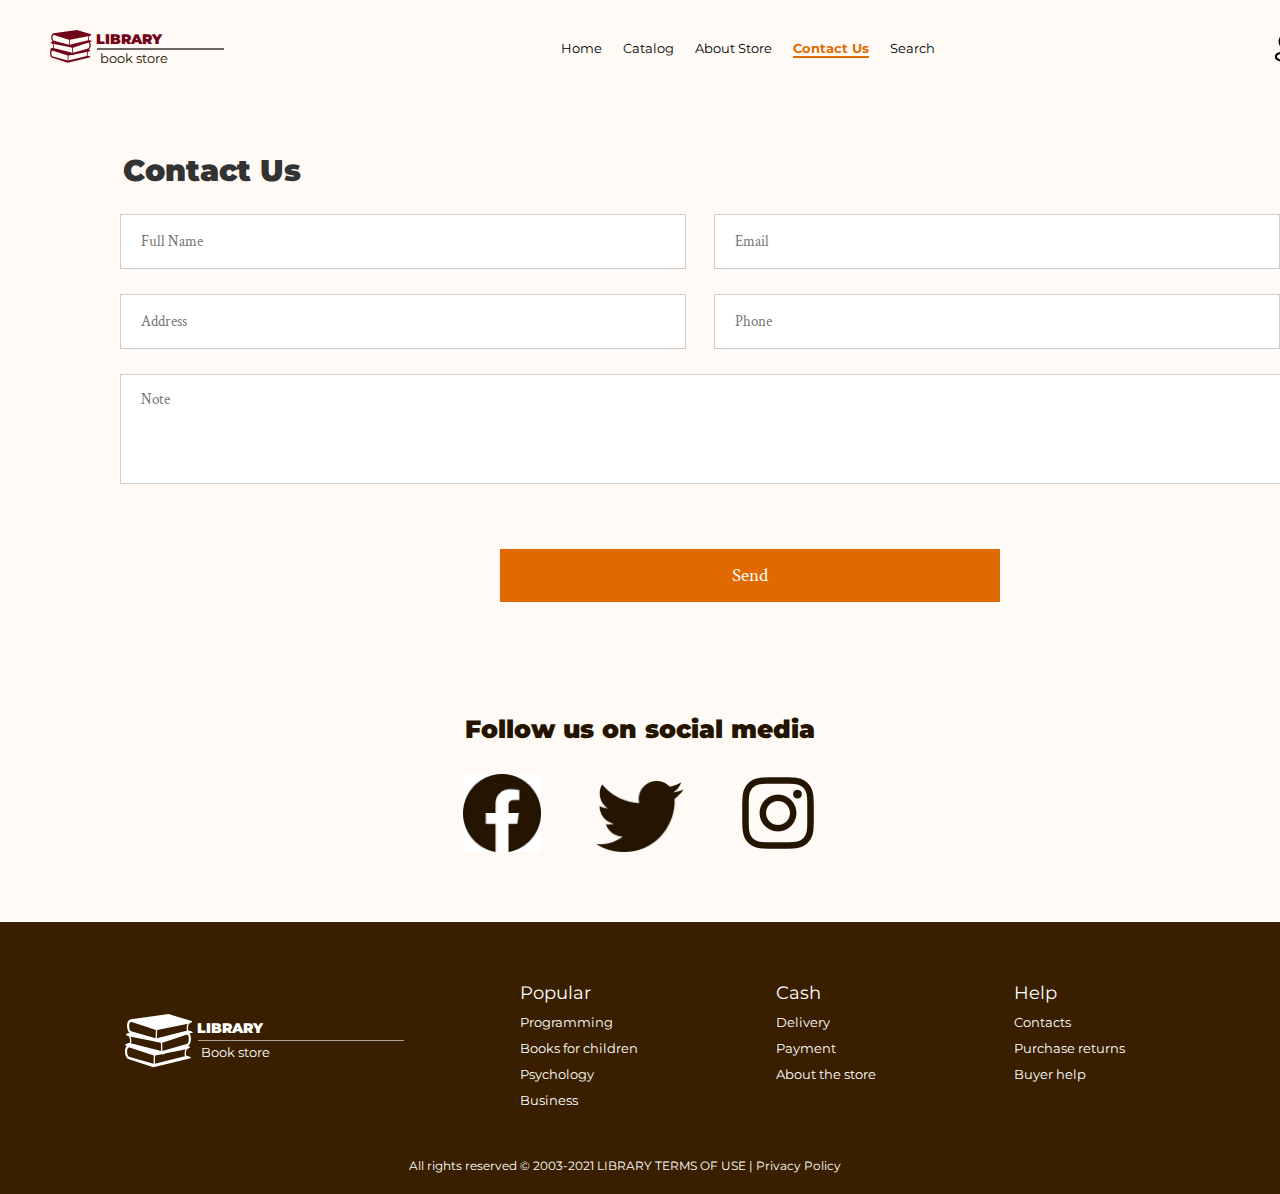
<file: contactus.html>
<!DOCTYPE html>
<html lang="en">
  <head>
    <meta charset="UTF-8" />
    <meta name="viewport" content="width=device-width, initial-scale=1.0" />
    <link rel="stylesheet" href="./assets/css/reset/reset.css" />
    <link rel="stylesheet" href="./assets/css/home.css" />
    <link rel="stylesheet" href="./assets/css/contactUs.css" />
    <link
      rel="stylesheet"
      href="./assets/css/responsive/contactUs-responsive.css"
    />
    <link
      rel="stylesheet"
      href="./assets/css/responsive/aboutStore-responsive.css"
    />
    <title>Library-Bookstore</title>
  </head>
  <body>
    <header>
      <div class="logo">
        <a href="./index.html"
          ><svg
            xmlns="http://www.w3.org/2000/svg"
            viewBox="0 0 42 42"
            fill="none"
          >
            <g clip-path="url(#clip0_1_245)">
              <path
                d="M39.0037 14.9043C38.8339 13.6275 38.81 11.4285 39.9958 10.6901C40.017 10.6766 40.0328 10.657 40.0514 10.6402C41.0209 10.3301 41.6919 9.89492 41.1652 9.30931L26.8633 5L3.70522 8.2197C3.70522 8.2197 1.05333 8.59874 1.29023 12.7188C1.41883 14.9612 2.12213 16.0624 2.73719 16.6044L0.836863 17.1771C0.309419 17.7627 0.980256 18.1981 1.94991 18.5076C1.96834 18.5249 1.98388 18.5444 2.00544 18.5579C3.19056 19.2969 3.16775 21.4957 2.99728 22.7727C-1.26025 23.9817 0.268056 24.3756 0.268056 24.3756L1.20199 24.6016C0.545064 25.1952 -0.107347 26.3209 0.0148627 28.4559C0.251887 32.5752 2.4301 32.8595 2.4301 32.8595L17.5846 37.7852L40.4585 32.2448C40.4585 32.2448 41.9873 31.8502 37.7286 30.6412C37.5574 29.3662 37.5336 27.1676 38.7215 26.4267C38.7433 26.4136 38.7592 26.3936 38.7769 26.3771C39.7465 26.067 40.4169 25.6322 39.89 25.0466L38.8958 24.7464C39.5589 24.3465 40.5549 23.3015 40.7109 20.5871C40.8186 18.72 40.3315 17.6265 39.7677 16.9827L41.7328 16.5072C41.733 16.5079 43.2618 16.1133 39.0037 14.9043ZM19.8711 14.8515L23.7176 14.061L36.7167 11.3896L38.6534 10.9913C38.0346 12.1239 38.0605 13.6739 38.1629 14.6701C38.1854 14.8955 38.2112 15.1013 38.2363 15.2577L36.1165 15.7848L19.7094 19.8664L19.8711 14.8515ZM3.34799 18.8604L5.28442 19.2587L17.7682 21.825L18.8588 22.0484L22.1294 22.7206L22.2907 27.7356L5.42781 23.5402L3.76538 23.1271C3.78982 22.9704 3.81565 22.7648 3.83908 22.5388C3.94086 21.5433 3.96731 19.993 3.34799 18.8604ZM2.59568 12.5205C2.57224 11.4246 2.76753 10.6321 3.16223 10.2292C3.41342 9.972 3.70986 9.91848 3.91316 9.91848C4.02058 9.91848 4.09792 9.9334 4.10318 9.9334L14.0814 13.1864L19.0596 14.8095L18.8963 19.8595L4.93032 15.944L4.1933 15.7376C4.16623 15.7299 4.1295 15.7246 4.10118 15.7234C4.04364 15.7193 2.66286 15.5922 2.59568 12.5205ZM17.6207 35.5974L2.91806 31.4753C2.89086 31.4674 2.85451 31.4622 2.82619 31.4608C2.76765 31.4569 1.38624 31.3299 1.31943 28.259C1.29562 27.1617 1.49191 26.3699 1.88586 25.9667C2.13768 25.7095 2.43424 25.656 2.63717 25.656C2.74484 25.656 2.82192 25.6704 2.82756 25.6704C2.82756 25.6704 2.82819 25.6704 2.82756 25.6704L17.783 30.5473L17.6207 35.5974ZM36.8866 30.4073C36.9098 30.6334 36.9356 30.8388 36.9607 30.9955L18.4334 35.6045L18.5954 30.5895L22.5563 29.7752L23.1413 29.9167L25.3338 29.2041L35.4404 27.1273L37.3778 26.7287C36.7584 27.8612 36.784 29.4118 36.8866 30.4073ZM37.9071 23.5917C37.8734 23.5925 37.8397 23.597 37.808 23.607L36.4106 23.9982L23.1057 27.7289L22.943 22.679L27.3082 21.2552L37.878 17.8081C37.8794 17.8075 38.4341 17.6843 38.8412 18.0983C39.2353 18.5011 39.4308 19.2937 39.4077 20.3896C39.3388 23.4602 37.9574 23.5878 37.9071 23.5917Z"
                fill="#720418"
              />
            </g>
            <defs>
              <clipPath id="clip0_1_245">
                <rect width="42" height="42" fill="white" />
              </clipPath>
            </defs>
          </svg>
        </a>

        <div>
          <h3>LIBRARY</h3>
          <div class="line"></div>
          <p class="book-store">book store</p>
        </div>
      </div>
      <nav id="nav-menu">
        <ul>
          <li><a href="./index.html">Home</a></li>
          <li><a href="./catalog.html">Catalog</a></li>
          <li><a href="./about.html">About Store</a></li>
          <li><a class="contact" href="./contactus.html">Contact Us</a></li>
          <li><a href="./search.html">Search</a></li>
        </ul>
      </nav>
      <div class="join">
        <svg xmlns="http://www.w3.org/2000/svg" viewBox="0 0 19 24" fill="none">
          <path
            fill-rule="evenodd"
            clip-rule="evenodd"
            d="M19 19.4239C19 23.3774 13.5783 23.8344 9.5012 23.8344L9.20944 23.8342C6.61186 23.8279 0 23.6639 0 19.3999C0 15.5271 5.20383 15.0095 9.24989 14.99L9.79295 14.9896C12.3904 14.9959 19 15.1599 19 19.4239ZM9.5012 16.7886C4.39015 16.7886 1.79924 17.6666 1.79924 19.3999C1.79924 21.1488 4.39015 22.0352 9.5012 22.0352C14.611 22.0352 17.2008 21.1572 17.2008 19.4239C17.2008 17.675 14.611 16.7886 9.5012 16.7886ZM9.5012 0C13.0133 0 15.8693 2.8572 15.8693 6.36932C15.8693 9.88144 13.0133 12.7374 9.5012 12.7374H9.46282C5.95789 12.7266 3.11869 9.86824 3.13064 6.36572C3.13064 2.8572 5.98788 0 9.5012 0ZM9.5012 1.71288C6.93308 1.71288 4.84354 3.8012 4.84354 6.36932C4.83516 8.92904 6.90909 11.0162 9.46641 11.0258L9.5012 11.8822V11.0258C12.0681 11.0258 14.1564 8.93624 14.1564 6.36932C14.1564 3.8012 12.0681 1.71288 9.5012 1.71288Z"
            fill="black"
          />
        </svg>
        <div class="join-us-background"></div>
        <div class="join-us-div">
          <div>
            <h1 class="join-h2">Join Us</h1>
            <input
              placeholder="Full Name"
              class="input1"
              type="text"
              name=""
              id=""
            />
            <input
              placeholder="Email"
              class="input2"
              type="email"
              name=""
              id=""
            />
            <button class="join-button">Join</button>
          </div>
        </div>
        <p class="joinUs">Join us</p>
        <svg
          class="group"
          xmlns="http://www.w3.org/2000/svg"
          viewBox="0 0 25 25"
          fill="none"
        >
          <rect y="10.5262" width="25" height="3.94736" fill="#241400" />
          <rect y="21.0527" width="25" height="3.94736" fill="#241400" />
          <rect width="25" height="3.94736" fill="#241400" />
        </svg>
        <div class="elements"></div>
      </div>
    </header>
    <main>
<form action="https://formspree.io/f/xblrobvw" method="POST">
  <div class="container">
    <h1>Contact Us</h1>
    <div class="inputs">
        <div class="input-n1">
            <input type="text" name="first" placeholder="Full Name">
            <input type="text" name="email" placeholder="Email">
        </div>
        <div class="input-n2">
            <input type="text" name="address" placeholder="Address">
            <input type="text" name="phone" placeholder="Phone">
        </div>
        <div class="input-n3">
            <input class="inp-note" name="message" type="text" placeholder="Note">
        </div>
        <div class="input-n4">
            <input class="inp-submit" type="submit" value="Send">
        </div>
    </div>
</div>
</form>

      <div class="logo-follow">
        <h1>Follow us on social media</h1>
        <div class="icons">
          <img src="./assets/img/facebook-logo.jpg" alt="" />
          <img class="x-logo" src="./assets/img/twitter-logo.png" alt="" />
          <img src="./assets/img/instagram-logo.png" alt="" />
        </div>
      </div>
    </main>

    <footer>
      <div class="all-footer">
        <div class="logo-footer">
          <svg
            xmlns="http://www.w3.org/2000/svg"
            viewBox="0 0 68 68"
            fill="none"
          >
            <g clip-path="url(#clip0_6_286)">
              <path
                d="M63.1489 24.1307C62.8739 22.0636 62.8352 18.5033 64.7552 17.3078C64.7895 17.2859 64.815 17.2542 64.8451 17.227C66.4148 16.7249 67.5011 16.0203 66.6484 15.0722L43.4929 8.09525L5.99892 13.3081C5.99892 13.3081 1.70539 13.9218 2.08894 20.5923C2.29716 24.2229 3.43583 26.0059 4.43164 26.8834L1.35492 27.8106C0.500964 28.7587 1.58708 29.4635 3.157 29.9648C3.18683 29.9928 3.21199 30.0242 3.2469 30.0461C5.16567 31.2427 5.12873 34.8026 4.85274 36.8701C-2.04041 38.8274 0.433995 39.4653 0.433995 39.4653L1.94608 39.8312C0.882485 40.7923 -0.1738 42.6149 0.0240634 46.0715C0.407817 52.7408 3.93445 53.2011 3.93445 53.2011L28.4703 61.1761L65.5042 52.2059C65.5042 52.2059 67.9794 51.567 61.0845 49.6095C60.8072 47.5452 60.7687 43.9857 62.6919 42.7861C62.7272 42.7648 62.753 42.7326 62.7816 42.7058C64.3515 42.2037 65.4368 41.4997 64.5839 40.5516L62.9742 40.0656C64.0477 39.4182 65.6603 37.7263 65.9129 33.3315C66.0872 30.3085 65.2986 28.5381 64.3858 27.4958L67.5675 26.7259C67.5677 26.7271 70.0429 26.0883 63.1489 24.1307ZM32.1723 24.0453L38.4 22.7654L59.4461 18.4404L62.5817 17.7954C61.5798 19.6292 61.6218 22.1387 61.7876 23.7516C61.824 24.1165 61.8658 24.4498 61.9063 24.703L58.4743 25.5564L31.9105 32.1646L32.1723 24.0453ZM5.42055 30.5358L8.55572 31.1808L28.7676 35.3357L30.5334 35.6973L35.8286 36.7857L36.0898 44.9052L8.78788 38.1127L6.09633 37.4438C6.13591 37.1901 6.17771 36.8573 6.21566 36.4914C6.38044 34.8797 6.42326 32.3696 5.42055 30.5358ZM4.20253 20.2713C4.16458 18.497 4.48075 17.2138 5.1198 16.5616C5.52649 16.1452 6.00643 16.0585 6.3356 16.0585C6.50951 16.0585 6.63472 16.0826 6.64325 16.0826L22.7984 21.3495L30.8585 23.9773L30.594 32.1535L7.98243 25.8141L6.78916 25.4799C6.74532 25.4675 6.68586 25.459 6.64 25.4569C6.54685 25.4502 4.3113 25.2445 4.20253 20.2713ZM28.5287 57.6338L4.72448 50.96C4.68044 50.9473 4.62159 50.9387 4.57573 50.9365C4.48096 50.9302 2.24439 50.7246 2.13623 45.7527C2.09767 43.9762 2.41547 42.6942 3.0533 42.0414C3.461 41.6249 3.94115 41.5383 4.2697 41.5383C4.44402 41.5383 4.56883 41.5616 4.57796 41.5616C4.57796 41.5616 4.57898 41.5616 4.57796 41.5616L28.7915 49.4575L28.5287 57.6338ZM59.7211 49.2308C59.7587 49.5969 59.8005 49.9295 59.8411 50.1832L29.8446 57.6454L30.1068 49.5259L36.5198 48.2074L37.4669 48.4365L41.0167 47.2828L57.3796 43.9204L60.5164 43.275C59.5135 45.1086 59.5551 47.6191 59.7211 49.2308ZM61.3734 38.1961C61.3188 38.1973 61.2643 38.2046 61.2129 38.2209L58.9506 38.8542L37.4093 44.8945L37.1458 36.7183L44.2133 34.4132L61.3264 28.8322C61.3286 28.8312 62.2266 28.6317 62.8857 29.302C63.5237 29.9542 63.8403 31.2374 63.803 33.0117C63.6914 37.9832 61.4548 38.1898 61.3734 38.1961Z"
                fill="white"
              />
            </g>
            <defs>
              <clipPath id="clip0_6_286">
                <rect width="68" height="68" fill="white" />
              </clipPath>
            </defs>
          </svg>
          <div class="texts">
            <h3>LIBRARY</h3>
            <div class="line-footer"></div>
            <p class="book-store-2">Book store</p>
          </div>
        </div>
        <div class="information">
          <div class="footer-nav">
            <ul>
              <li><a href="./index.html">Home</a></li>
              <li><a href="./catalog.html">Catalog</a></li>
              <li><a href="./about.html">About Store</a></li>
              <li><a href="./contactus.html">Contact Us</a></li>
              <li><a href="./search.html">Search</a></li>
            </ul>
          </div>
          <div>
            <h3>Popular</h3>
            <p>Programming</p>
            <p>Books for children</p>
            <p>Psychology</p>
            <p>Business</p>
          </div>
          <div>
            <h3>Cash</h3>
            <p>Delivery</p>
            <p>Payment</p>
            <p>About the store</p>
          </div>
          <div>
            <h3>Help</h3>
            <p>Contacts</p>
            <p>Purchase returns</p>
            <p>Buyer help</p>
          </div>
        </div>
      </div>
      <p class="last-text">
        All rights reserved © 2003-2021 LIBRARY TERMS OF USE | Privacy Policy
      </p>
      <div class="line-2"></div>
      <p class="last-text-2">Library Bookstore</p>
      <span class="last-text-3">© 2003-2021 </span>
    </footer>

    <script src="./assets/js/home.js"></script>
  </body>
</html>
</file>
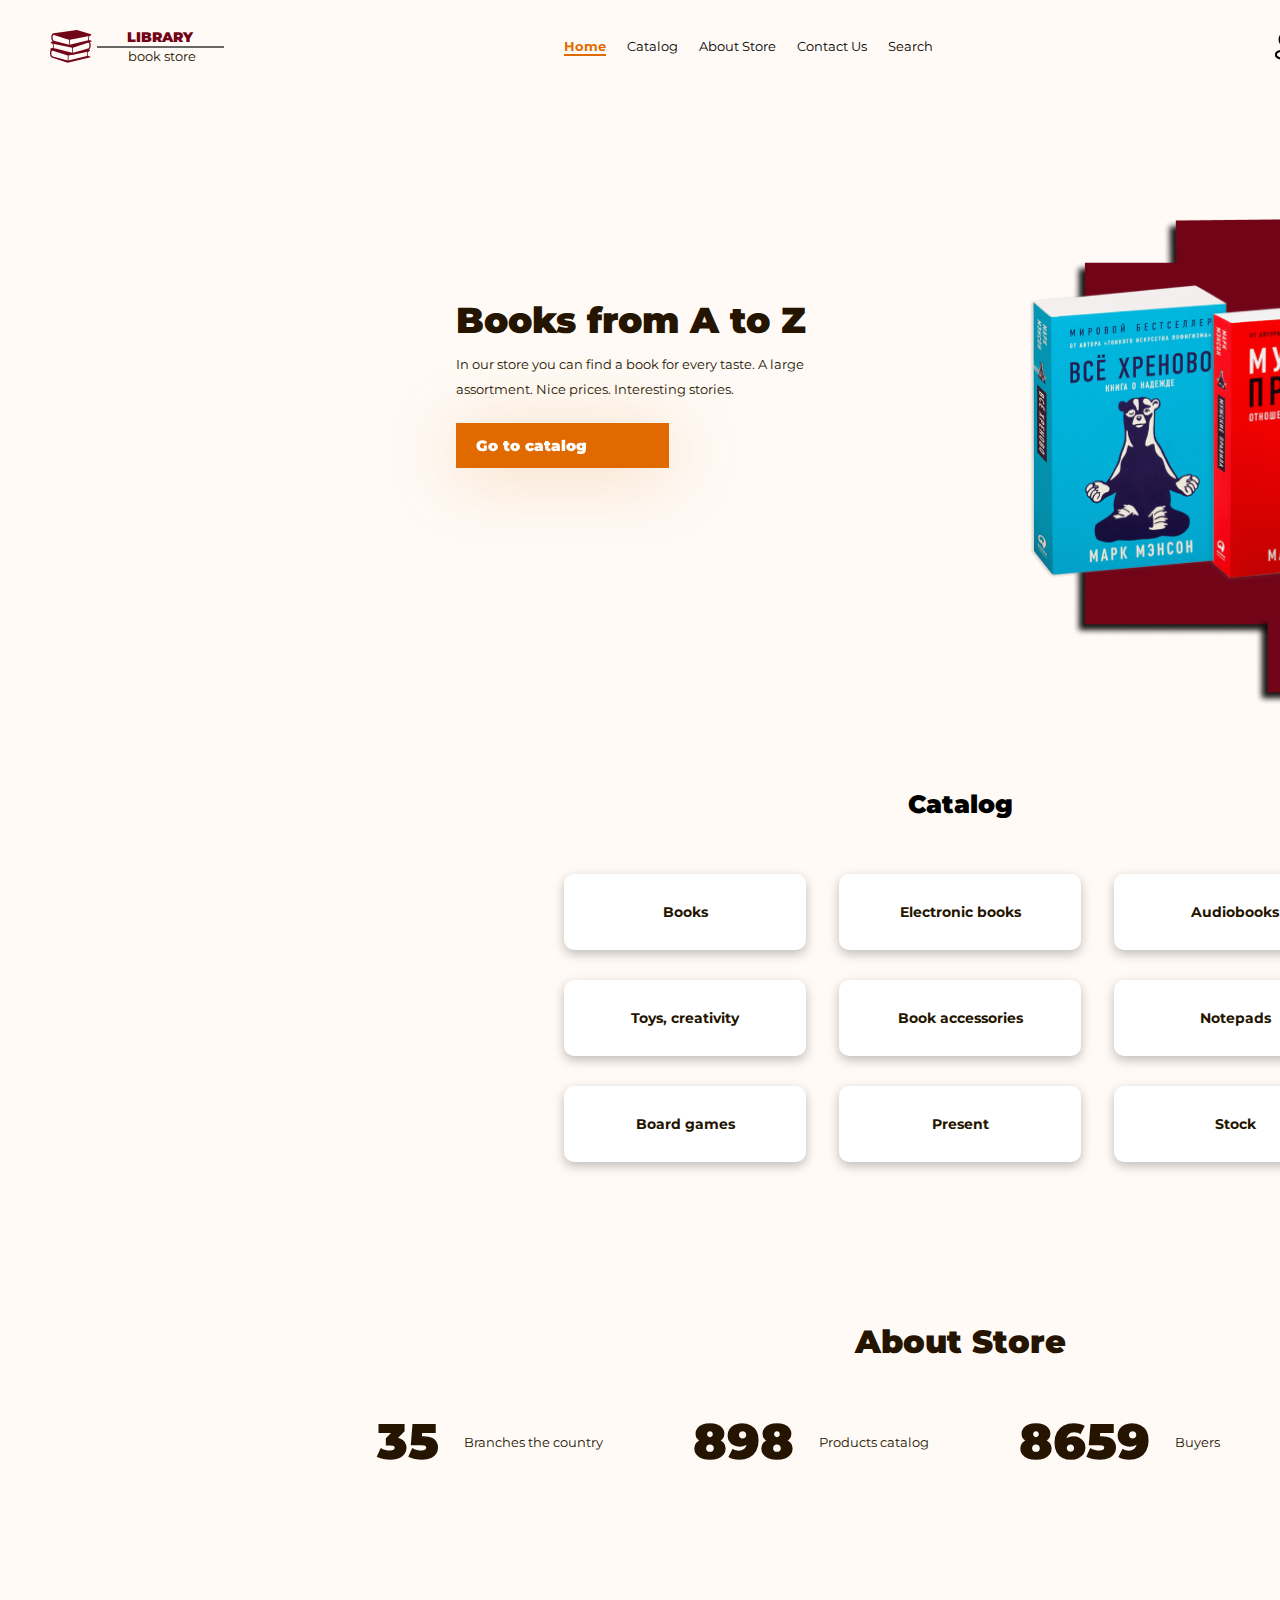
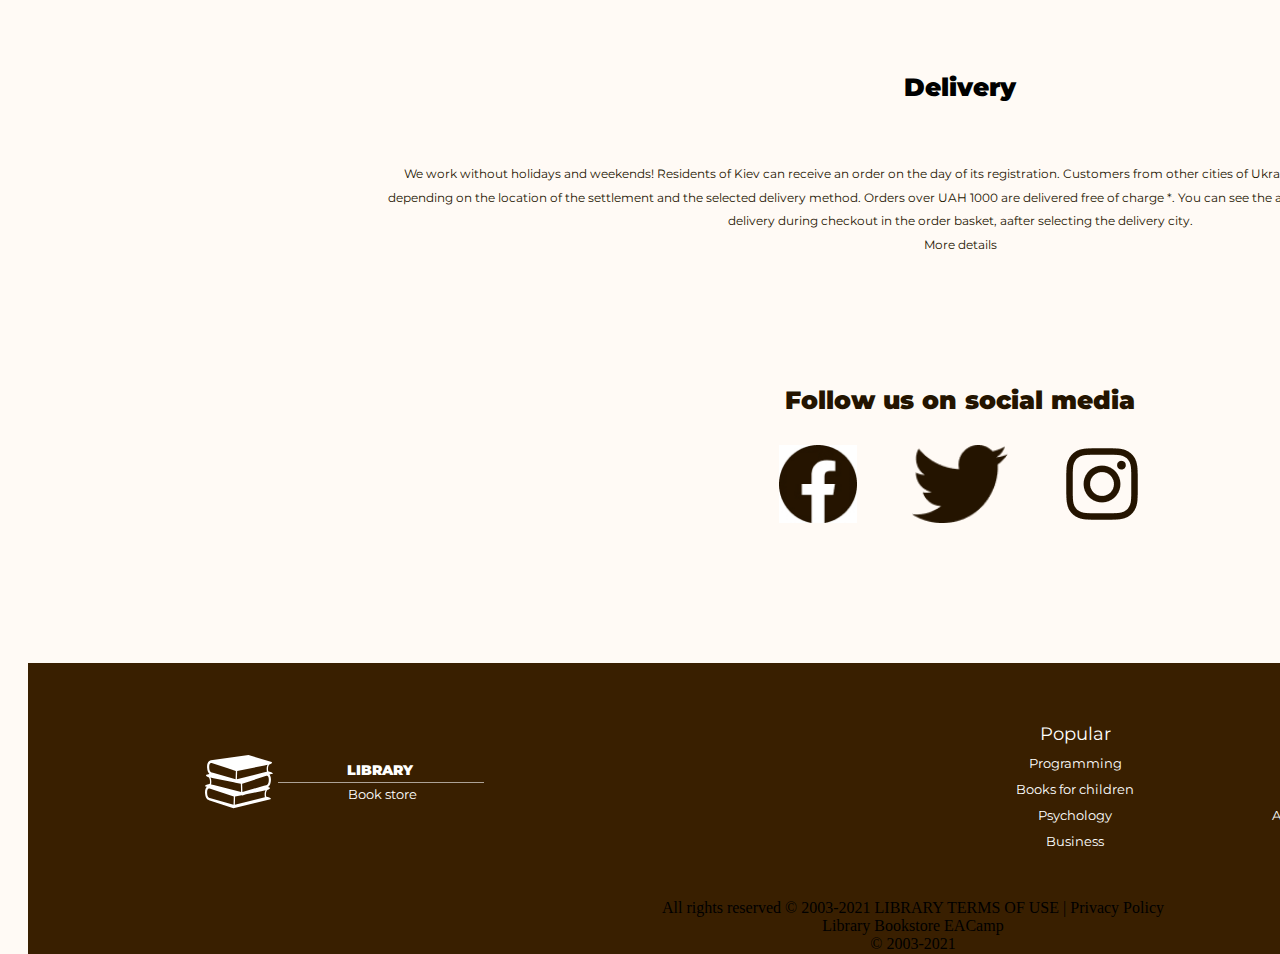
<file: home.html>
<!DOCTYPE html>
<html lang="en">
  <head>
    <meta charset="UTF-8" />
    <meta name="viewport" content="width=device-width, initial-scale=1.0" />
    <link rel="stylesheet" href="./assets/css/reset/reset.css" />
    <link rel="stylesheet" href="./assets/css/home.css" />
    <link rel="stylesheet" href="./assets/css/responsive/home-responsive.css" />
    <title>Library Bookstore</title>
  </head>
  <body>
    <header>
      <div class="logo">
        <svg xmlns="http://www.w3.org/2000/svg" viewBox="0 0 42 42" fill="none">
          <g clip-path="url(#clip0_1_245)">
            <path
              d="M39.0037 14.9043C38.8339 13.6275 38.81 11.4285 39.9958 10.6901C40.017 10.6766 40.0328 10.657 40.0514 10.6402C41.0209 10.3301 41.6919 9.89492 41.1652 9.30931L26.8633 5L3.70522 8.2197C3.70522 8.2197 1.05333 8.59874 1.29023 12.7188C1.41883 14.9612 2.12213 16.0624 2.73719 16.6044L0.836863 17.1771C0.309419 17.7627 0.980256 18.1981 1.94991 18.5076C1.96834 18.5249 1.98388 18.5444 2.00544 18.5579C3.19056 19.2969 3.16775 21.4957 2.99728 22.7727C-1.26025 23.9817 0.268056 24.3756 0.268056 24.3756L1.20199 24.6016C0.545064 25.1952 -0.107347 26.3209 0.0148627 28.4559C0.251887 32.5752 2.4301 32.8595 2.4301 32.8595L17.5846 37.7852L40.4585 32.2448C40.4585 32.2448 41.9873 31.8502 37.7286 30.6412C37.5574 29.3662 37.5336 27.1676 38.7215 26.4267C38.7433 26.4136 38.7592 26.3936 38.7769 26.3771C39.7465 26.067 40.4169 25.6322 39.89 25.0466L38.8958 24.7464C39.5589 24.3465 40.5549 23.3015 40.7109 20.5871C40.8186 18.72 40.3315 17.6265 39.7677 16.9827L41.7328 16.5072C41.733 16.5079 43.2618 16.1133 39.0037 14.9043ZM19.8711 14.8515L23.7176 14.061L36.7167 11.3896L38.6534 10.9913C38.0346 12.1239 38.0605 13.6739 38.1629 14.6701C38.1854 14.8955 38.2112 15.1013 38.2363 15.2577L36.1165 15.7848L19.7094 19.8664L19.8711 14.8515ZM3.34799 18.8604L5.28442 19.2587L17.7682 21.825L18.8588 22.0484L22.1294 22.7206L22.2907 27.7356L5.42781 23.5402L3.76538 23.1271C3.78982 22.9704 3.81565 22.7648 3.83908 22.5388C3.94086 21.5433 3.96731 19.993 3.34799 18.8604ZM2.59568 12.5205C2.57224 11.4246 2.76753 10.6321 3.16223 10.2292C3.41342 9.972 3.70986 9.91848 3.91316 9.91848C4.02058 9.91848 4.09792 9.9334 4.10318 9.9334L14.0814 13.1864L19.0596 14.8095L18.8963 19.8595L4.93032 15.944L4.1933 15.7376C4.16623 15.7299 4.1295 15.7246 4.10118 15.7234C4.04364 15.7193 2.66286 15.5922 2.59568 12.5205ZM17.6207 35.5974L2.91806 31.4753C2.89086 31.4674 2.85451 31.4622 2.82619 31.4608C2.76765 31.4569 1.38624 31.3299 1.31943 28.259C1.29562 27.1617 1.49191 26.3699 1.88586 25.9667C2.13768 25.7095 2.43424 25.656 2.63717 25.656C2.74484 25.656 2.82192 25.6704 2.82756 25.6704C2.82756 25.6704 2.82819 25.6704 2.82756 25.6704L17.783 30.5473L17.6207 35.5974ZM36.8866 30.4073C36.9098 30.6334 36.9356 30.8388 36.9607 30.9955L18.4334 35.6045L18.5954 30.5895L22.5563 29.7752L23.1413 29.9167L25.3338 29.2041L35.4404 27.1273L37.3778 26.7287C36.7584 27.8612 36.784 29.4118 36.8866 30.4073ZM37.9071 23.5917C37.8734 23.5925 37.8397 23.597 37.808 23.607L36.4106 23.9982L23.1057 27.7289L22.943 22.679L27.3082 21.2552L37.878 17.8081C37.8794 17.8075 38.4341 17.6843 38.8412 18.0983C39.2353 18.5011 39.4308 19.2937 39.4077 20.3896C39.3388 23.4602 37.9574 23.5878 37.9071 23.5917Z"
              fill="#720418"
            />
          </g>
          <defs>
            <clipPath id="clip0_1_245">
              <rect width="42" height="42" fill="white" />
            </clipPath>
          </defs>
        </svg>
        <div>
          <h3>LIBRARY</h3>
          <div class="line"></div>
          <p class="book-store">book store</p>
        </div>
      </div>
      <nav id="nav-menu">
        <ul>
          <li><a class="home" href="./home.html">Home</a></li>
          <li><a href="./catalog.html">Catalog</a></li>
          <li><a href="./aboutStore.html">About Store</a></li>
          <li><a href="./contactUs.html">Contact Us</a></li>
          <li><a href="./search.html">Search</a></li>
        </ul>
      </nav>
      <div class="join">
        <svg xmlns="http://www.w3.org/2000/svg" viewBox="0 0 19 24" fill="none">
          <path
            fill-rule="evenodd"
            clip-rule="evenodd"
            d="M19 19.4239C19 23.3774 13.5783 23.8344 9.5012 23.8344L9.20944 23.8342C6.61186 23.8279 0 23.6639 0 19.3999C0 15.5271 5.20383 15.0095 9.24989 14.99L9.79295 14.9896C12.3904 14.9959 19 15.1599 19 19.4239ZM9.5012 16.7886C4.39015 16.7886 1.79924 17.6666 1.79924 19.3999C1.79924 21.1488 4.39015 22.0352 9.5012 22.0352C14.611 22.0352 17.2008 21.1572 17.2008 19.4239C17.2008 17.675 14.611 16.7886 9.5012 16.7886ZM9.5012 0C13.0133 0 15.8693 2.8572 15.8693 6.36932C15.8693 9.88144 13.0133 12.7374 9.5012 12.7374H9.46282C5.95789 12.7266 3.11869 9.86824 3.13064 6.36572C3.13064 2.8572 5.98788 0 9.5012 0ZM9.5012 1.71288C6.93308 1.71288 4.84354 3.8012 4.84354 6.36932C4.83516 8.92904 6.90909 11.0162 9.46641 11.0258L9.5012 11.8822V11.0258C12.0681 11.0258 14.1564 8.93624 14.1564 6.36932C14.1564 3.8012 12.0681 1.71288 9.5012 1.71288Z"
            fill="black"
          />
        </svg>
        <div class="join-us-background"></div>
        <div class="join-us-div">
          <div>
            <h1 class="join-h2">Join Us</h1>
            <input
              placeholder="Full Name"
              class="input1"
              type="text"
              name=""
              id=""
            />
            <input
              placeholder="Email"
              class="input2"
              type="email"
              name=""
              id=""
            />
            <button class="join-button">Join</button>
          </div>
        </div>
        <p class="joinUs">Join us</p>
        <svg
          class="group"
          xmlns="http://www.w3.org/2000/svg"
          viewBox="0 0 25 25"
          fill="none"
        >
          <rect y="10.5262" width="25" height="3.94736" fill="#241400" />
          <rect y="21.0527" width="25" height="3.94736" fill="#241400" />
          <rect width="25" height="3.94736" fill="#241400" />
        </svg>
        <div class="elements"></div>
      </div>
    </header>
    <main>
      <section class="sec-1">
        <div class="text-div">
          <h1>Books from A to Z</h1>
          <p>
            In our store you can find a book for every taste. A large
            assortment. Nice prices. Interesting stories.
          </p>
          <a href="#sec-2"> <button>Go to catalog</button></a>
        </div>
        <div class="img-div">
          <img src="./assets/img/home-img/sec-1.png" alt="" />
          <img
            class="responsive-img"
            src="./assets/img/home-img/sec-1-responsive.png"
            alt=""
          />
        </div>
      </section>

      <section class="sec-2" id="sec-2">
        <h1>Catalog</h1>
        <div class="containers">
          <div>
            <h3>Books</h3>
            <h3>Toys, creativity</h3>
            <h3 class="last-child">Board games</h3>
          </div>
          <div>
            <h3>Electronic books</h3>
            <h3>Book accessories</h3>
            <h3 class="last-child">Present</h3>
          </div>
          <div>
            <h3>Audiobooks</h3>
            <h3>Notepads</h3>
            <h3 class="last-child">Stock</h3>
          </div>
        </div>
      </section>

      <section class="sec-3">
        <h1>About Store</h1>
        <div class="all-texts">
          <div>
            <h2>35</h2>
            <p>Branches the country</p>
          </div>
          <div>
            <h2>898</h2>
            <p>Products catalog</p>
          </div>
          <div>
            <h2>8659</h2>
            <p>Buyers</p>
          </div>
          <div>
            <h2>72</h2>
            <p>Hours delivery to cities</p>
          </div>
        </div>
      </section>

      <section class="sec-4">
        <h1>Delivery</h1>
        <p>
          We work without holidays and weekends! Residents of Kiev can receive
          an order on the day of its registration. Customers from other cities
          of Ukraine can receive an order within 1-5 days, depending on the
          location of the settlement and the selected delivery method. Orders
          over UAH 1000 are delivered free of charge *. You can see the
          available methods, exact terms and cost of delivery during checkout in
          the order basket, aafter selecting the delivery city. <br />
          More details
        </p>
      </section>

      <section class="sec-5">
        <div class="logo-follow">
          <h1>Follow us on social media</h1>
          <div class="icons">
            <img src="./assets/img/facebook-logo.jpg" alt="" />
            <img src="./assets/img/twitter-logo.png" alt="" />
            <img src="./assets/img/instagram-logo.png" alt="" />
          </div>
        </div>
      </section>
    </main>

    <footer>
      <div class="all-footer">
        <div class="logo-footer">
          <svg
            xmlns="http://www.w3.org/2000/svg"
            viewBox="0 0 68 68"
            fill="none"
          >
            <g clip-path="url(#clip0_6_286)">
              <path
                d="M63.1489 24.1307C62.8739 22.0636 62.8352 18.5033 64.7552 17.3078C64.7895 17.2859 64.815 17.2542 64.8451 17.227C66.4148 16.7249 67.5011 16.0203 66.6484 15.0722L43.4929 8.09525L5.99892 13.3081C5.99892 13.3081 1.70539 13.9218 2.08894 20.5923C2.29716 24.2229 3.43583 26.0059 4.43164 26.8834L1.35492 27.8106C0.500964 28.7587 1.58708 29.4635 3.157 29.9648C3.18683 29.9928 3.21199 30.0242 3.2469 30.0461C5.16567 31.2427 5.12873 34.8026 4.85274 36.8701C-2.04041 38.8274 0.433995 39.4653 0.433995 39.4653L1.94608 39.8312C0.882485 40.7923 -0.1738 42.6149 0.0240634 46.0715C0.407817 52.7408 3.93445 53.2011 3.93445 53.2011L28.4703 61.1761L65.5042 52.2059C65.5042 52.2059 67.9794 51.567 61.0845 49.6095C60.8072 47.5452 60.7687 43.9857 62.6919 42.7861C62.7272 42.7648 62.753 42.7326 62.7816 42.7058C64.3515 42.2037 65.4368 41.4997 64.5839 40.5516L62.9742 40.0656C64.0477 39.4182 65.6603 37.7263 65.9129 33.3315C66.0872 30.3085 65.2986 28.5381 64.3858 27.4958L67.5675 26.7259C67.5677 26.7271 70.0429 26.0883 63.1489 24.1307ZM32.1723 24.0453L38.4 22.7654L59.4461 18.4404L62.5817 17.7954C61.5798 19.6292 61.6218 22.1387 61.7876 23.7516C61.824 24.1165 61.8658 24.4498 61.9063 24.703L58.4743 25.5564L31.9105 32.1646L32.1723 24.0453ZM5.42055 30.5358L8.55572 31.1808L28.7676 35.3357L30.5334 35.6973L35.8286 36.7857L36.0898 44.9052L8.78788 38.1127L6.09633 37.4438C6.13591 37.1901 6.17771 36.8573 6.21566 36.4914C6.38044 34.8797 6.42326 32.3696 5.42055 30.5358ZM4.20253 20.2713C4.16458 18.497 4.48075 17.2138 5.1198 16.5616C5.52649 16.1452 6.00643 16.0585 6.3356 16.0585C6.50951 16.0585 6.63472 16.0826 6.64325 16.0826L22.7984 21.3495L30.8585 23.9773L30.594 32.1535L7.98243 25.8141L6.78916 25.4799C6.74532 25.4675 6.68586 25.459 6.64 25.4569C6.54685 25.4502 4.3113 25.2445 4.20253 20.2713ZM28.5287 57.6338L4.72448 50.96C4.68044 50.9473 4.62159 50.9387 4.57573 50.9365C4.48096 50.9302 2.24439 50.7246 2.13623 45.7527C2.09767 43.9762 2.41547 42.6942 3.0533 42.0414C3.461 41.6249 3.94115 41.5383 4.2697 41.5383C4.44402 41.5383 4.56883 41.5616 4.57796 41.5616C4.57796 41.5616 4.57898 41.5616 4.57796 41.5616L28.7915 49.4575L28.5287 57.6338ZM59.7211 49.2308C59.7587 49.5969 59.8005 49.9295 59.8411 50.1832L29.8446 57.6454L30.1068 49.5259L36.5198 48.2074L37.4669 48.4365L41.0167 47.2828L57.3796 43.9204L60.5164 43.275C59.5135 45.1086 59.5551 47.6191 59.7211 49.2308ZM61.3734 38.1961C61.3188 38.1973 61.2643 38.2046 61.2129 38.2209L58.9506 38.8542L37.4093 44.8945L37.1458 36.7183L44.2133 34.4132L61.3264 28.8322C61.3286 28.8312 62.2266 28.6317 62.8857 29.302C63.5237 29.9542 63.8403 31.2374 63.803 33.0117C63.6914 37.9832 61.4548 38.1898 61.3734 38.1961Z"
                fill="white"
              />
            </g>
            <defs>
              <clipPath id="clip0_6_286">
                <rect width="68" height="68" fill="white" />
              </clipPath>
            </defs>
          </svg>
          <div class="texts">
            <h3>LIBRARY</h3>
            <div class="line-footer"></div>
            <p class="book-store-2">Book store</p>
          </div>
        </div>
        <div class="information">
          <div class="footer-nav">
            <ul>
              <li><a href="./Home.html">Home</a></li>
              <li><a href="./Catalog.html">Catalog</a></li>
              <li><a href="./AboutStore.html">About Store</a></li>
              <li><a href="./ContactUs.html">Contact Us</a></li>
              <li><a href="./Search.html">Search</a></li>
            </ul>
          </div>
          <div>
            <h3>Popular</h3>
            <p>Programming</p>
            <p>Books for children</p>
            <p>Psychology</p>
            <p>Business</p>
          </div>
          <div>
            <h3>Cash</h3>
            <p>Delivery</p>
            <p>Payment</p>
            <p>About the store</p>
          </div>
          <div>
            <h3>Help</h3>
            <p>Contacts</p>
            <p>Purchase returns</p>
            <p>Buyer help</p>
          </div>
        </div>
      </div>
      <p class="last-text">
        All rights reserved © 2003-2021 LIBRARY TERMS OF USE | Privacy Policy
      </p>
      <div class="line-2"></div>
      <p class="last-text-2">Library Bookstore EACamp</p>
      <span class="last-text-3">© 2003-2021 </span>
    </footer>

    <script src="./assets/js/home.js"></script>
  </body>
</html>
</file>
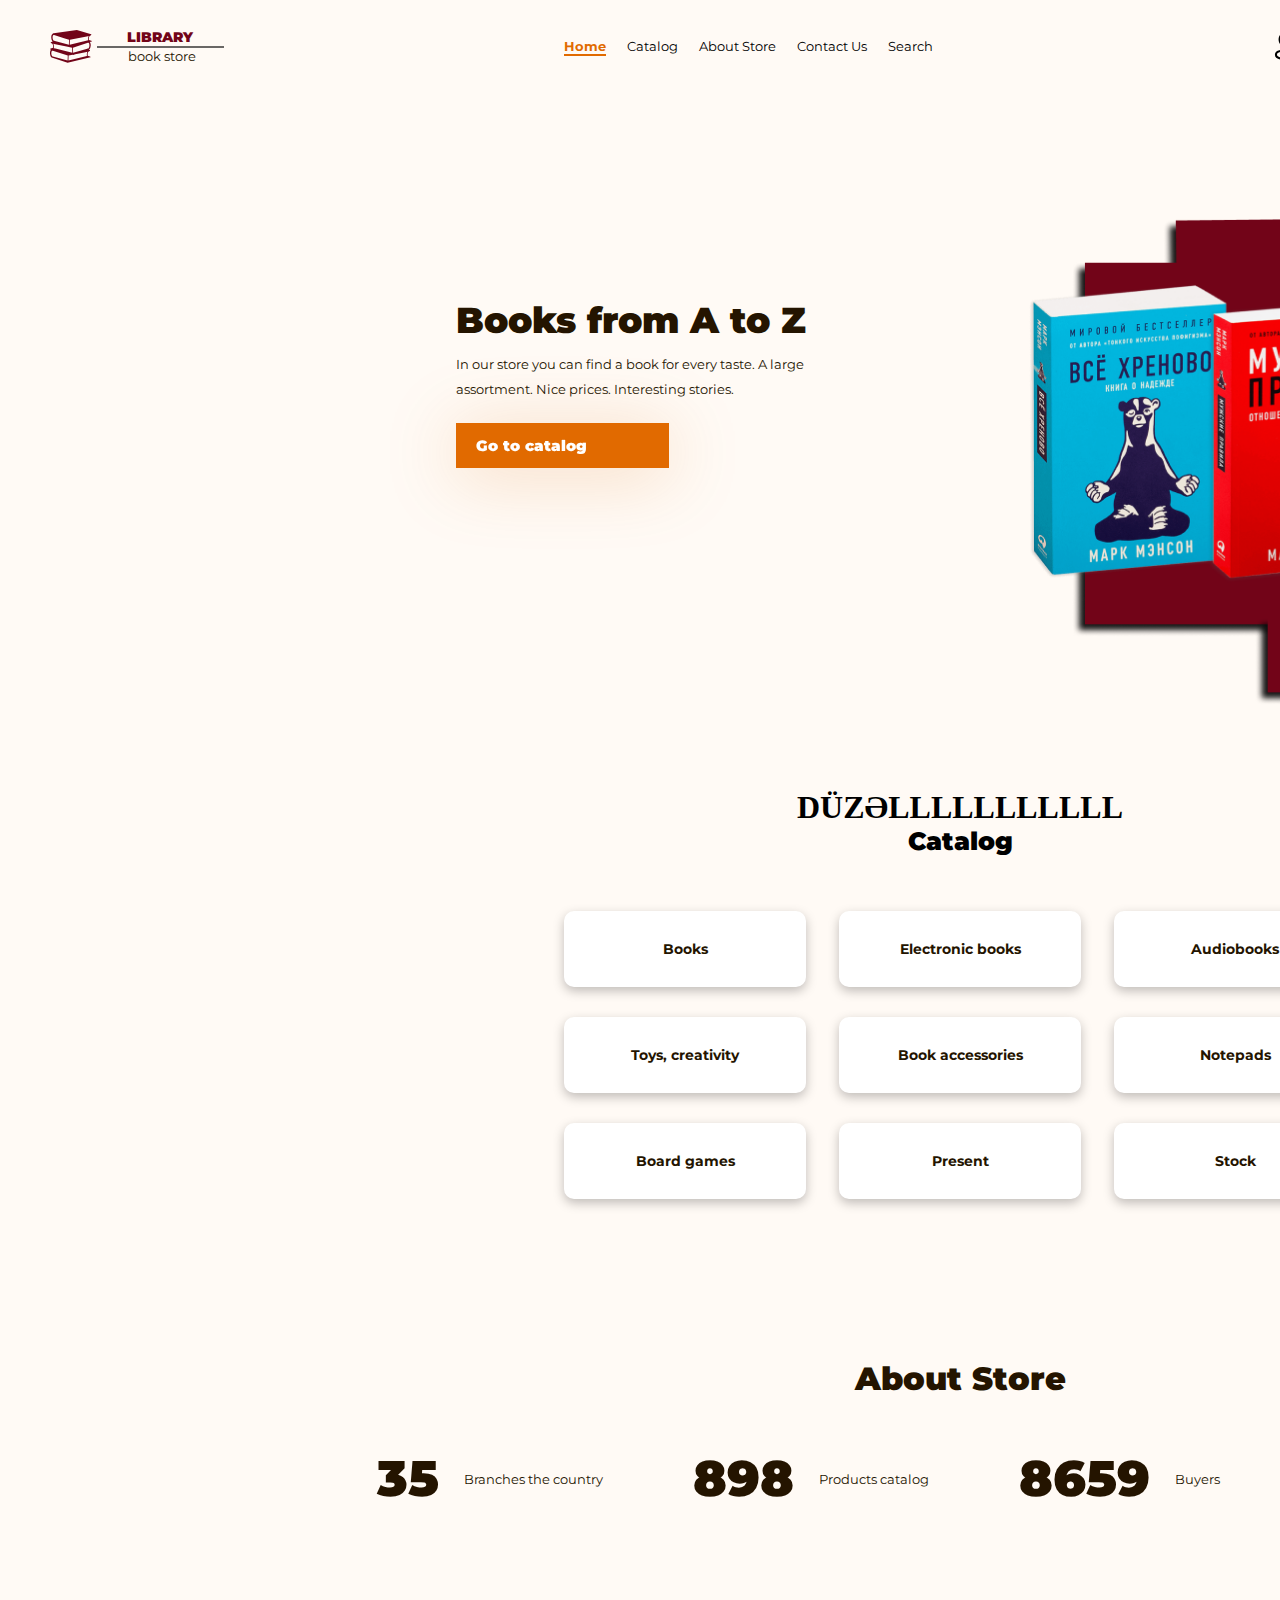
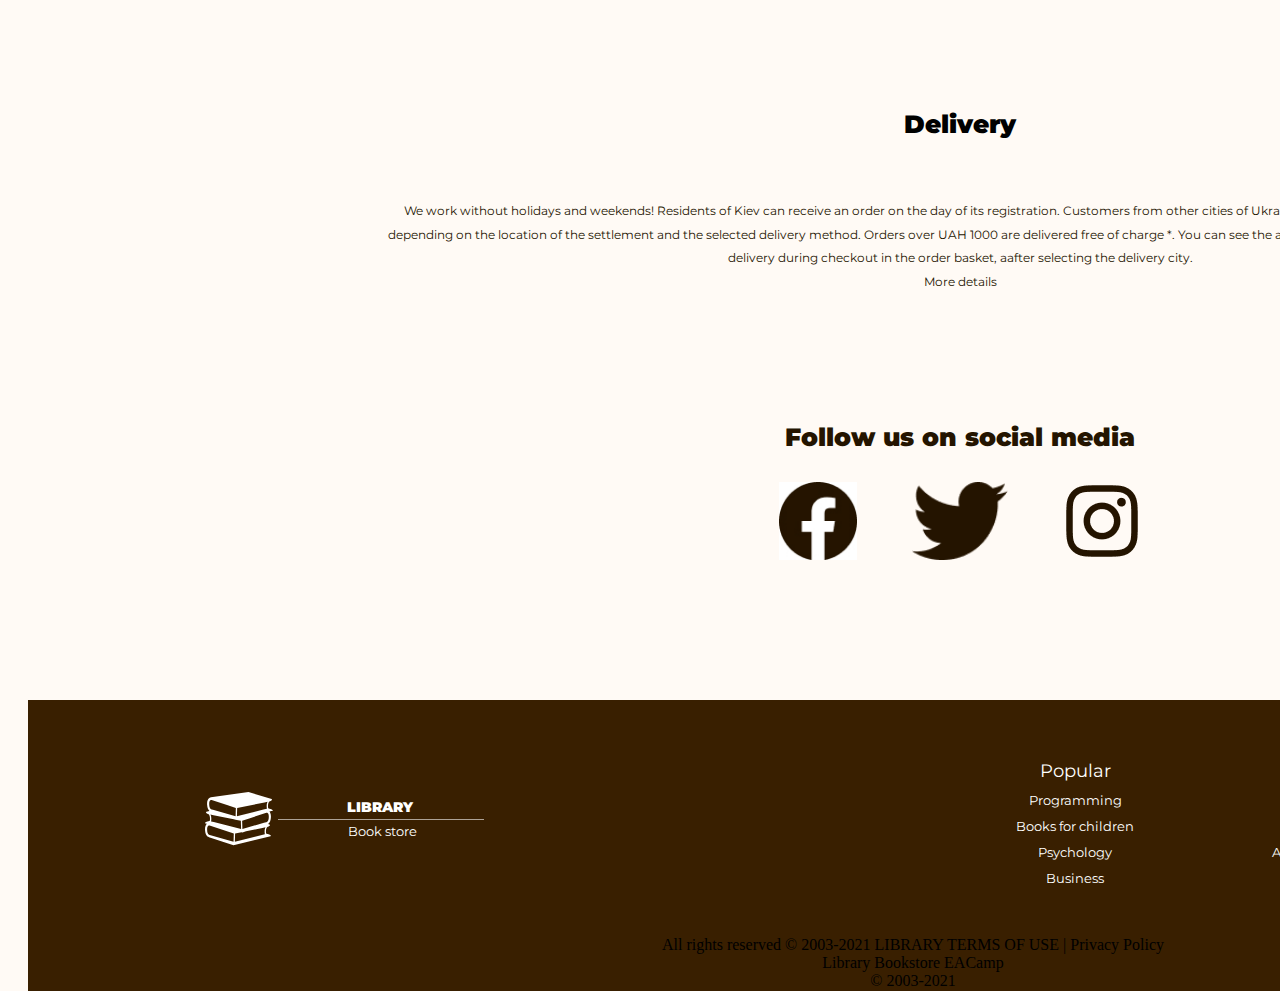
<file: Home.html>
<!DOCTYPE html>
<html lang="en">
  <head>
    <meta charset="UTF-8" />
    <meta name="viewport" content="width=device-width, initial-scale=1.0" />
    <link rel="stylesheet" href="./assets/css/reset/reset.css" />
    <link rel="stylesheet" href="./assets/css/home.css" />
    <link rel="stylesheet" href="./assets/css/responsive/home-responsive.css" />
    <title>Library Bookstore</title>
  </head>
  <body>
    <header>
      <div class="logo">
        <svg xmlns="http://www.w3.org/2000/svg" viewBox="0 0 42 42" fill="none">
          <g clip-path="url(#clip0_1_245)">
            <path
              d="M39.0037 14.9043C38.8339 13.6275 38.81 11.4285 39.9958 10.6901C40.017 10.6766 40.0328 10.657 40.0514 10.6402C41.0209 10.3301 41.6919 9.89492 41.1652 9.30931L26.8633 5L3.70522 8.2197C3.70522 8.2197 1.05333 8.59874 1.29023 12.7188C1.41883 14.9612 2.12213 16.0624 2.73719 16.6044L0.836863 17.1771C0.309419 17.7627 0.980256 18.1981 1.94991 18.5076C1.96834 18.5249 1.98388 18.5444 2.00544 18.5579C3.19056 19.2969 3.16775 21.4957 2.99728 22.7727C-1.26025 23.9817 0.268056 24.3756 0.268056 24.3756L1.20199 24.6016C0.545064 25.1952 -0.107347 26.3209 0.0148627 28.4559C0.251887 32.5752 2.4301 32.8595 2.4301 32.8595L17.5846 37.7852L40.4585 32.2448C40.4585 32.2448 41.9873 31.8502 37.7286 30.6412C37.5574 29.3662 37.5336 27.1676 38.7215 26.4267C38.7433 26.4136 38.7592 26.3936 38.7769 26.3771C39.7465 26.067 40.4169 25.6322 39.89 25.0466L38.8958 24.7464C39.5589 24.3465 40.5549 23.3015 40.7109 20.5871C40.8186 18.72 40.3315 17.6265 39.7677 16.9827L41.7328 16.5072C41.733 16.5079 43.2618 16.1133 39.0037 14.9043ZM19.8711 14.8515L23.7176 14.061L36.7167 11.3896L38.6534 10.9913C38.0346 12.1239 38.0605 13.6739 38.1629 14.6701C38.1854 14.8955 38.2112 15.1013 38.2363 15.2577L36.1165 15.7848L19.7094 19.8664L19.8711 14.8515ZM3.34799 18.8604L5.28442 19.2587L17.7682 21.825L18.8588 22.0484L22.1294 22.7206L22.2907 27.7356L5.42781 23.5402L3.76538 23.1271C3.78982 22.9704 3.81565 22.7648 3.83908 22.5388C3.94086 21.5433 3.96731 19.993 3.34799 18.8604ZM2.59568 12.5205C2.57224 11.4246 2.76753 10.6321 3.16223 10.2292C3.41342 9.972 3.70986 9.91848 3.91316 9.91848C4.02058 9.91848 4.09792 9.9334 4.10318 9.9334L14.0814 13.1864L19.0596 14.8095L18.8963 19.8595L4.93032 15.944L4.1933 15.7376C4.16623 15.7299 4.1295 15.7246 4.10118 15.7234C4.04364 15.7193 2.66286 15.5922 2.59568 12.5205ZM17.6207 35.5974L2.91806 31.4753C2.89086 31.4674 2.85451 31.4622 2.82619 31.4608C2.76765 31.4569 1.38624 31.3299 1.31943 28.259C1.29562 27.1617 1.49191 26.3699 1.88586 25.9667C2.13768 25.7095 2.43424 25.656 2.63717 25.656C2.74484 25.656 2.82192 25.6704 2.82756 25.6704C2.82756 25.6704 2.82819 25.6704 2.82756 25.6704L17.783 30.5473L17.6207 35.5974ZM36.8866 30.4073C36.9098 30.6334 36.9356 30.8388 36.9607 30.9955L18.4334 35.6045L18.5954 30.5895L22.5563 29.7752L23.1413 29.9167L25.3338 29.2041L35.4404 27.1273L37.3778 26.7287C36.7584 27.8612 36.784 29.4118 36.8866 30.4073ZM37.9071 23.5917C37.8734 23.5925 37.8397 23.597 37.808 23.607L36.4106 23.9982L23.1057 27.7289L22.943 22.679L27.3082 21.2552L37.878 17.8081C37.8794 17.8075 38.4341 17.6843 38.8412 18.0983C39.2353 18.5011 39.4308 19.2937 39.4077 20.3896C39.3388 23.4602 37.9574 23.5878 37.9071 23.5917Z"
              fill="#720418"
            />
          </g>
          <defs>
            <clipPath id="clip0_1_245">
              <rect width="42" height="42" fill="white" />
            </clipPath>
          </defs>
        </svg>
        <div>
          <h3>LIBRARY</h3>
          <div class="line"></div>
          <p class="book-store">book store</p>
        </div>
      </div>
      <nav id="nav-menu">
        <ul>
          <li><a class="home" href="./home.html">Home</a></li>
          <li><a href="./catalog.html">Catalog</a></li>
          <li><a href="./aboutStore.html">About Store</a></li>
          <li><a href="./contactUs.html">Contact Us</a></li>
          <li><a href="./search.html">Search</a></li>
        </ul>
      </nav>
      <div class="join">
        <svg xmlns="http://www.w3.org/2000/svg" viewBox="0 0 19 24" fill="none">
          <path
            fill-rule="evenodd"
            clip-rule="evenodd"
            d="M19 19.4239C19 23.3774 13.5783 23.8344 9.5012 23.8344L9.20944 23.8342C6.61186 23.8279 0 23.6639 0 19.3999C0 15.5271 5.20383 15.0095 9.24989 14.99L9.79295 14.9896C12.3904 14.9959 19 15.1599 19 19.4239ZM9.5012 16.7886C4.39015 16.7886 1.79924 17.6666 1.79924 19.3999C1.79924 21.1488 4.39015 22.0352 9.5012 22.0352C14.611 22.0352 17.2008 21.1572 17.2008 19.4239C17.2008 17.675 14.611 16.7886 9.5012 16.7886ZM9.5012 0C13.0133 0 15.8693 2.8572 15.8693 6.36932C15.8693 9.88144 13.0133 12.7374 9.5012 12.7374H9.46282C5.95789 12.7266 3.11869 9.86824 3.13064 6.36572C3.13064 2.8572 5.98788 0 9.5012 0ZM9.5012 1.71288C6.93308 1.71288 4.84354 3.8012 4.84354 6.36932C4.83516 8.92904 6.90909 11.0162 9.46641 11.0258L9.5012 11.8822V11.0258C12.0681 11.0258 14.1564 8.93624 14.1564 6.36932C14.1564 3.8012 12.0681 1.71288 9.5012 1.71288Z"
            fill="black"
          />
        </svg>
        <div class="join-us-background"></div>
        <div class="join-us-div">
          <div>
            <h1 class="join-h2">Join Us</h1>
            <input
              placeholder="Full Name"
              class="input1"
              type="text"
              name=""
              id=""
            />
            <input
              placeholder="Email"
              class="input2"
              type="email"
              name=""
              id=""
            />
            <button class="join-button">Join</button>
          </div>
        </div>
        <p class="joinUs">Join us</p>
        <svg
          class="group"
          xmlns="http://www.w3.org/2000/svg"
          viewBox="0 0 25 25"
          fill="none"
        >
          <rect y="10.5262" width="25" height="3.94736" fill="#241400" />
          <rect y="21.0527" width="25" height="3.94736" fill="#241400" />
          <rect width="25" height="3.94736" fill="#241400" />
        </svg>
        <div class="elements"></div>
      </div>
    </header>
    <main>
      <section class="sec-1">
        <div class="text-div">
          <h1>Books from A to Z</h1>
          <p>
            In our store you can find a book for every taste. A large
            assortment. Nice prices. Interesting stories.
          </p>
          <a href="#sec-2"> <button>Go to catalog</button></a>
        </div>
        <div class="img-div">
          <img src="./assets/img/home-img/sec-1.png" alt="" />
          <img
            class="responsive-img"
            src="./assets/img/home-img/sec-1-responsive.png"
            alt=""
          />
        </div>
      </section>

      <section>
        <h1>DÜZƏLLLLLLLLLLL</h1>
      </section>

      <section class="sec-2" id="sec-2">
        <h1>Catalog</h1>
        <div class="containers">
          <div>
            <h3>Books</h3>
            <h3>Toys, creativity</h3>
            <h3 class="last-child">Board games</h3>
          </div>
          <div>
            <h3>Electronic books</h3>
            <h3>Book accessories</h3>
            <h3 class="last-child">Present</h3>
          </div>
          <div>
            <h3>Audiobooks</h3>
            <h3>Notepads</h3>
            <h3 class="last-child">Stock</h3>
          </div>
        </div>
      </section>

      <section class="sec-3">
        <h1>About Store</h1>
        <div class="all-texts">
          <div>
            <h2>35</h2>
            <p>Branches the country</p>
          </div>
          <div>
            <h2>898</h2>
            <p>Products catalog</p>
          </div>
          <div>
            <h2>8659</h2>
            <p>Buyers</p>
          </div>
          <div>
            <h2>72</h2>
            <p>Hours delivery to cities</p>
          </div>
        </div>
      </section>

      <section class="sec-4">
        <h1>Delivery</h1>
        <p>
          We work without holidays and weekends! Residents of Kiev can receive
          an order on the day of its registration. Customers from other cities
          of Ukraine can receive an order within 1-5 days, depending on the
          location of the settlement and the selected delivery method. Orders
          over UAH 1000 are delivered free of charge *. You can see the
          available methods, exact terms and cost of delivery during checkout in
          the order basket, aafter selecting the delivery city. <br />
          More details
        </p>
      </section>

      <section class="sec-5">
        <div class="logo-follow">
          <h1>Follow us on social media</h1>
          <div class="icons">
            <img src="./assets/img/facebook-logo.jpg" alt="" />
            <img src="./assets/img/twitter-logo.png" alt="" />
            <img src="./assets/img/instagram-logo.png" alt="" />
          </div>
        </div>
      </section>
    </main>

    <footer>
      <div class="all-footer">
        <div class="logo-footer">
          <svg
            xmlns="http://www.w3.org/2000/svg"
            viewBox="0 0 68 68"
            fill="none"
          >
            <g clip-path="url(#clip0_6_286)">
              <path
                d="M63.1489 24.1307C62.8739 22.0636 62.8352 18.5033 64.7552 17.3078C64.7895 17.2859 64.815 17.2542 64.8451 17.227C66.4148 16.7249 67.5011 16.0203 66.6484 15.0722L43.4929 8.09525L5.99892 13.3081C5.99892 13.3081 1.70539 13.9218 2.08894 20.5923C2.29716 24.2229 3.43583 26.0059 4.43164 26.8834L1.35492 27.8106C0.500964 28.7587 1.58708 29.4635 3.157 29.9648C3.18683 29.9928 3.21199 30.0242 3.2469 30.0461C5.16567 31.2427 5.12873 34.8026 4.85274 36.8701C-2.04041 38.8274 0.433995 39.4653 0.433995 39.4653L1.94608 39.8312C0.882485 40.7923 -0.1738 42.6149 0.0240634 46.0715C0.407817 52.7408 3.93445 53.2011 3.93445 53.2011L28.4703 61.1761L65.5042 52.2059C65.5042 52.2059 67.9794 51.567 61.0845 49.6095C60.8072 47.5452 60.7687 43.9857 62.6919 42.7861C62.7272 42.7648 62.753 42.7326 62.7816 42.7058C64.3515 42.2037 65.4368 41.4997 64.5839 40.5516L62.9742 40.0656C64.0477 39.4182 65.6603 37.7263 65.9129 33.3315C66.0872 30.3085 65.2986 28.5381 64.3858 27.4958L67.5675 26.7259C67.5677 26.7271 70.0429 26.0883 63.1489 24.1307ZM32.1723 24.0453L38.4 22.7654L59.4461 18.4404L62.5817 17.7954C61.5798 19.6292 61.6218 22.1387 61.7876 23.7516C61.824 24.1165 61.8658 24.4498 61.9063 24.703L58.4743 25.5564L31.9105 32.1646L32.1723 24.0453ZM5.42055 30.5358L8.55572 31.1808L28.7676 35.3357L30.5334 35.6973L35.8286 36.7857L36.0898 44.9052L8.78788 38.1127L6.09633 37.4438C6.13591 37.1901 6.17771 36.8573 6.21566 36.4914C6.38044 34.8797 6.42326 32.3696 5.42055 30.5358ZM4.20253 20.2713C4.16458 18.497 4.48075 17.2138 5.1198 16.5616C5.52649 16.1452 6.00643 16.0585 6.3356 16.0585C6.50951 16.0585 6.63472 16.0826 6.64325 16.0826L22.7984 21.3495L30.8585 23.9773L30.594 32.1535L7.98243 25.8141L6.78916 25.4799C6.74532 25.4675 6.68586 25.459 6.64 25.4569C6.54685 25.4502 4.3113 25.2445 4.20253 20.2713ZM28.5287 57.6338L4.72448 50.96C4.68044 50.9473 4.62159 50.9387 4.57573 50.9365C4.48096 50.9302 2.24439 50.7246 2.13623 45.7527C2.09767 43.9762 2.41547 42.6942 3.0533 42.0414C3.461 41.6249 3.94115 41.5383 4.2697 41.5383C4.44402 41.5383 4.56883 41.5616 4.57796 41.5616C4.57796 41.5616 4.57898 41.5616 4.57796 41.5616L28.7915 49.4575L28.5287 57.6338ZM59.7211 49.2308C59.7587 49.5969 59.8005 49.9295 59.8411 50.1832L29.8446 57.6454L30.1068 49.5259L36.5198 48.2074L37.4669 48.4365L41.0167 47.2828L57.3796 43.9204L60.5164 43.275C59.5135 45.1086 59.5551 47.6191 59.7211 49.2308ZM61.3734 38.1961C61.3188 38.1973 61.2643 38.2046 61.2129 38.2209L58.9506 38.8542L37.4093 44.8945L37.1458 36.7183L44.2133 34.4132L61.3264 28.8322C61.3286 28.8312 62.2266 28.6317 62.8857 29.302C63.5237 29.9542 63.8403 31.2374 63.803 33.0117C63.6914 37.9832 61.4548 38.1898 61.3734 38.1961Z"
                fill="white"
              />
            </g>
            <defs>
              <clipPath id="clip0_6_286">
                <rect width="68" height="68" fill="white" />
              </clipPath>
            </defs>
          </svg>
          <div class="texts">
            <h3>LIBRARY</h3>
            <div class="line-footer"></div>
            <p class="book-store-2">Book store</p>
          </div>
        </div>
        <div class="information">
          <div class="footer-nav">
            <ul>
              <li><a href="./Home.html">Home</a></li>
              <li><a href="./Catalog.html">Catalog</a></li>
              <li><a href="./AboutStore.html">About Store</a></li>
              <li><a href="./ContactUs.html">Contact Us</a></li>
              <li><a href="./Search.html">Search</a></li>
            </ul>
          </div>
          <div>
            <h3>Popular</h3>
            <p>Programming</p>
            <p>Books for children</p>
            <p>Psychology</p>
            <p>Business</p>
          </div>
          <div>
            <h3>Cash</h3>
            <p>Delivery</p>
            <p>Payment</p>
            <p>About the store</p>
          </div>
          <div>
            <h3>Help</h3>
            <p>Contacts</p>
            <p>Purchase returns</p>
            <p>Buyer help</p>
          </div>
        </div>
      </div>
      <p class="last-text">
        All rights reserved © 2003-2021 LIBRARY TERMS OF USE | Privacy Policy
      </p>
      <div class="line-2"></div>
      <p class="last-text-2">Library Bookstore EACamp</p>
      <span class="last-text-3">© 2003-2021 </span>
    </footer>

    <script src="./assets/js/home.js"></script>
  </body>
</html>
</file>
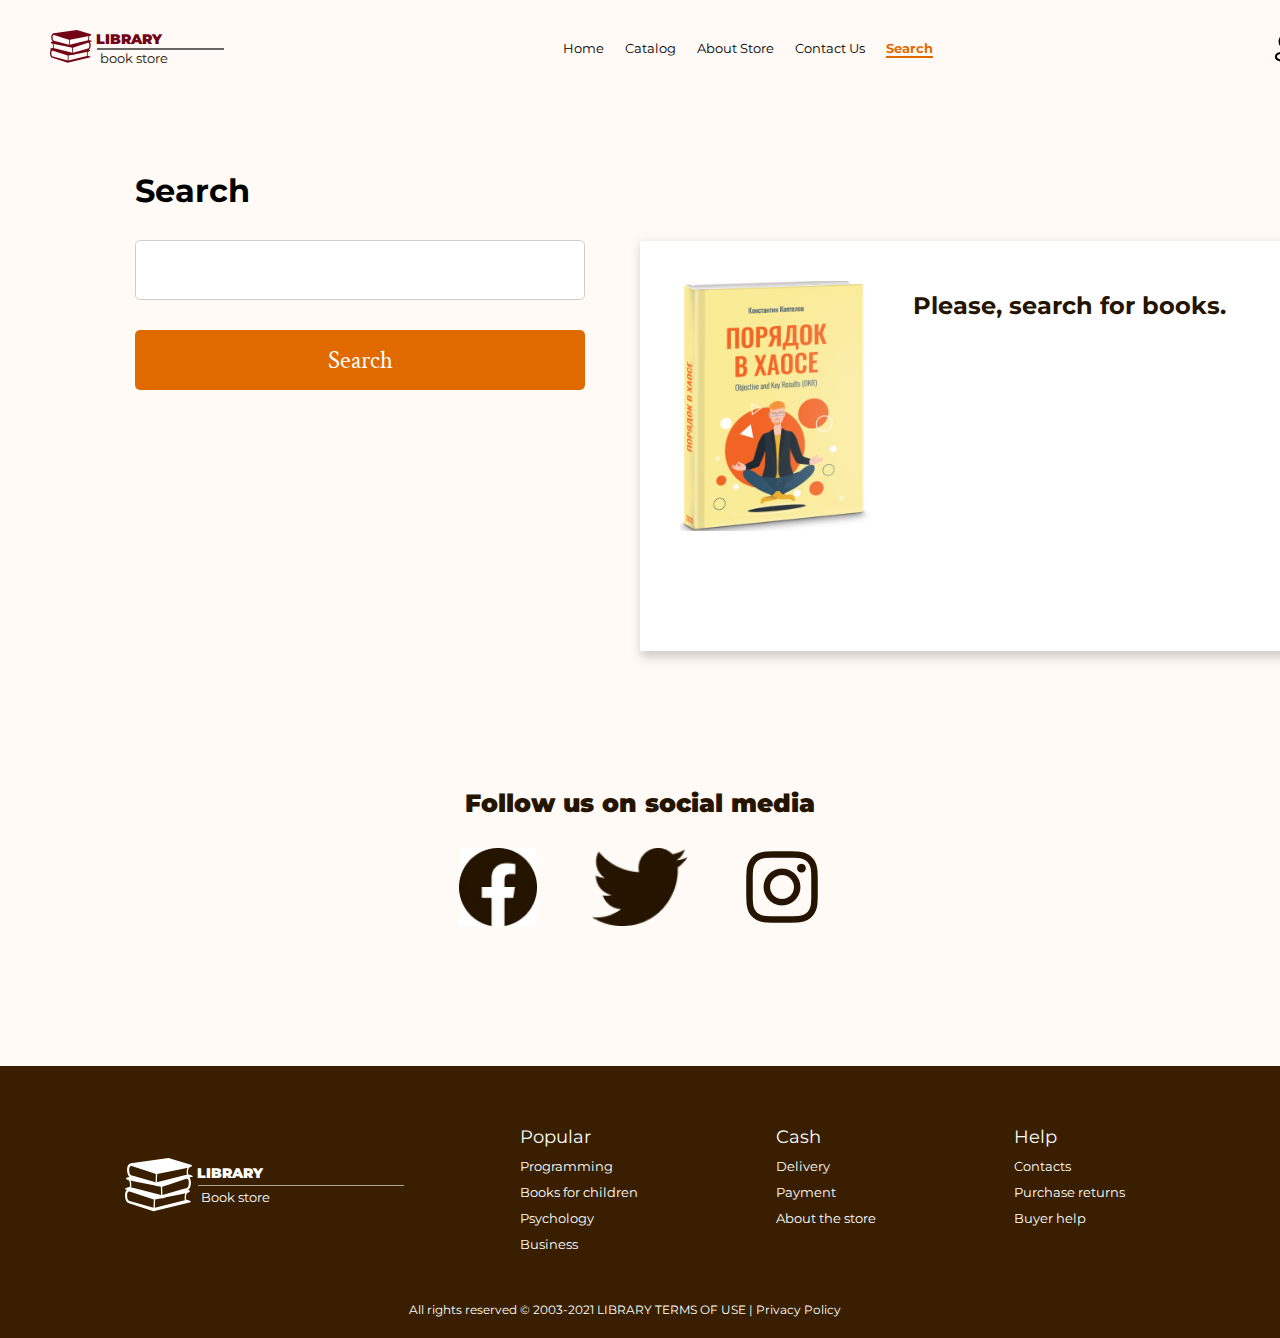
<file: search.html>
<!DOCTYPE html>
<html lang="en">
  <head>
    <meta charset="UTF-8" />
    <meta name="viewport" content="width=device-width, initial-scale=1.0" />
    <link rel="stylesheet" href="./assets/css/reset/reset.css" />
    <link rel="stylesheet" href="./assets/css/home.css" />
    <link rel="stylesheet" href="./assets/css/search.css" />
    <link
      rel="stylesheet"
      href="./assets/css/responsive/search-responsive.css"
    />
    <link
      rel="stylesheet"
      href="./assets/css/responsive/aboutStore-responsive.css"
    />
    <title>Library-Bookstore</title>
  </head>
  <body>
    <header>
      <div class="logo">
        <a href="./index.html"
          ><svg
            xmlns="http://www.w3.org/2000/svg"
            viewBox="0 0 42 42"
            fill="none"
          >
            <g clip-path="url(#clip0_1_245)">
              <path
                d="M39.0037 14.9043C38.8339 13.6275 38.81 11.4285 39.9958 10.6901C40.017 10.6766 40.0328 10.657 40.0514 10.6402C41.0209 10.3301 41.6919 9.89492 41.1652 9.30931L26.8633 5L3.70522 8.2197C3.70522 8.2197 1.05333 8.59874 1.29023 12.7188C1.41883 14.9612 2.12213 16.0624 2.73719 16.6044L0.836863 17.1771C0.309419 17.7627 0.980256 18.1981 1.94991 18.5076C1.96834 18.5249 1.98388 18.5444 2.00544 18.5579C3.19056 19.2969 3.16775 21.4957 2.99728 22.7727C-1.26025 23.9817 0.268056 24.3756 0.268056 24.3756L1.20199 24.6016C0.545064 25.1952 -0.107347 26.3209 0.0148627 28.4559C0.251887 32.5752 2.4301 32.8595 2.4301 32.8595L17.5846 37.7852L40.4585 32.2448C40.4585 32.2448 41.9873 31.8502 37.7286 30.6412C37.5574 29.3662 37.5336 27.1676 38.7215 26.4267C38.7433 26.4136 38.7592 26.3936 38.7769 26.3771C39.7465 26.067 40.4169 25.6322 39.89 25.0466L38.8958 24.7464C39.5589 24.3465 40.5549 23.3015 40.7109 20.5871C40.8186 18.72 40.3315 17.6265 39.7677 16.9827L41.7328 16.5072C41.733 16.5079 43.2618 16.1133 39.0037 14.9043ZM19.8711 14.8515L23.7176 14.061L36.7167 11.3896L38.6534 10.9913C38.0346 12.1239 38.0605 13.6739 38.1629 14.6701C38.1854 14.8955 38.2112 15.1013 38.2363 15.2577L36.1165 15.7848L19.7094 19.8664L19.8711 14.8515ZM3.34799 18.8604L5.28442 19.2587L17.7682 21.825L18.8588 22.0484L22.1294 22.7206L22.2907 27.7356L5.42781 23.5402L3.76538 23.1271C3.78982 22.9704 3.81565 22.7648 3.83908 22.5388C3.94086 21.5433 3.96731 19.993 3.34799 18.8604ZM2.59568 12.5205C2.57224 11.4246 2.76753 10.6321 3.16223 10.2292C3.41342 9.972 3.70986 9.91848 3.91316 9.91848C4.02058 9.91848 4.09792 9.9334 4.10318 9.9334L14.0814 13.1864L19.0596 14.8095L18.8963 19.8595L4.93032 15.944L4.1933 15.7376C4.16623 15.7299 4.1295 15.7246 4.10118 15.7234C4.04364 15.7193 2.66286 15.5922 2.59568 12.5205ZM17.6207 35.5974L2.91806 31.4753C2.89086 31.4674 2.85451 31.4622 2.82619 31.4608C2.76765 31.4569 1.38624 31.3299 1.31943 28.259C1.29562 27.1617 1.49191 26.3699 1.88586 25.9667C2.13768 25.7095 2.43424 25.656 2.63717 25.656C2.74484 25.656 2.82192 25.6704 2.82756 25.6704C2.82756 25.6704 2.82819 25.6704 2.82756 25.6704L17.783 30.5473L17.6207 35.5974ZM36.8866 30.4073C36.9098 30.6334 36.9356 30.8388 36.9607 30.9955L18.4334 35.6045L18.5954 30.5895L22.5563 29.7752L23.1413 29.9167L25.3338 29.2041L35.4404 27.1273L37.3778 26.7287C36.7584 27.8612 36.784 29.4118 36.8866 30.4073ZM37.9071 23.5917C37.8734 23.5925 37.8397 23.597 37.808 23.607L36.4106 23.9982L23.1057 27.7289L22.943 22.679L27.3082 21.2552L37.878 17.8081C37.8794 17.8075 38.4341 17.6843 38.8412 18.0983C39.2353 18.5011 39.4308 19.2937 39.4077 20.3896C39.3388 23.4602 37.9574 23.5878 37.9071 23.5917Z"
                fill="#720418"
              />
            </g>
            <defs>
              <clipPath id="clip0_1_245">
                <rect width="42" height="42" fill="white" />
              </clipPath>
            </defs>
          </svg>
        </a>

        <div>
          <h3>LIBRARY</h3>
          <div class="line"></div>
          <p class="book-store">book store</p>
        </div>
      </div>
      <nav id="nav-menu">
        <ul>
          <li><a href="./index.html">Home</a></li>
          <li><a href="./catalog.html">Catalog</a></li>
          <li><a href="./about.html">About Store</a></li>
          <li><a href="./contactus.html">Contact Us</a></li>
          <li><a class="search" href="./search.html">Search</a></li>
        </ul>
      </nav>
      <div class="join">
        <svg xmlns="http://www.w3.org/2000/svg" viewBox="0 0 19 24" fill="none">
          <path
            fill-rule="evenodd"
            clip-rule="evenodd"
            d="M19 19.4239C19 23.3774 13.5783 23.8344 9.5012 23.8344L9.20944 23.8342C6.61186 23.8279 0 23.6639 0 19.3999C0 15.5271 5.20383 15.0095 9.24989 14.99L9.79295 14.9896C12.3904 14.9959 19 15.1599 19 19.4239ZM9.5012 16.7886C4.39015 16.7886 1.79924 17.6666 1.79924 19.3999C1.79924 21.1488 4.39015 22.0352 9.5012 22.0352C14.611 22.0352 17.2008 21.1572 17.2008 19.4239C17.2008 17.675 14.611 16.7886 9.5012 16.7886ZM9.5012 0C13.0133 0 15.8693 2.8572 15.8693 6.36932C15.8693 9.88144 13.0133 12.7374 9.5012 12.7374H9.46282C5.95789 12.7266 3.11869 9.86824 3.13064 6.36572C3.13064 2.8572 5.98788 0 9.5012 0ZM9.5012 1.71288C6.93308 1.71288 4.84354 3.8012 4.84354 6.36932C4.83516 8.92904 6.90909 11.0162 9.46641 11.0258L9.5012 11.8822V11.0258C12.0681 11.0258 14.1564 8.93624 14.1564 6.36932C14.1564 3.8012 12.0681 1.71288 9.5012 1.71288Z"
            fill="black"
          />
        </svg>
        <div class="join-us-background"></div>
        <div class="join-us-div">
          <div>
            <h1 class="join-h2">Join Us</h1>
            <input
              placeholder="Full Name"
              class="input1"
              type="text"
              name=""
              id=""
            />
            <input
              placeholder="Email"
              class="input2"
              type="email"
              name=""
              id=""
            />
            <button class="join-button">Join</button>
          </div>
        </div>
        <p class="joinUs">Join us</p>
        <svg
          class="group"
          xmlns="http://www.w3.org/2000/svg"
          viewBox="0 0 25 25"
          fill="none"
        >
          <rect y="10.5262" width="25" height="3.94736" fill="#241400" />
          <rect y="21.0527" width="25" height="3.94736" fill="#241400" />
          <rect width="25" height="3.94736" fill="#241400" />
        </svg>
        <div class="elements"></div>
      </div>
    </header>
    <main>
      <div class="container">
        <div class="box-1">
          <h1>Search</h1>
          <input class="inp-search" type="text" />
          <input class="inp-submit" type="submit" value="Search" />
        </div>
        <div class="book-section">
          <div class="left-arrow">
            <button id="prev-arrow" class="arrow prev-arrow">
              <img src="./assets/img/left-arrow.png" alt="" />
            </button>
          </div>
          <div class="carousel" id="carousel">
            <!-- Kitablar bura əlavə olunacaq -->
            <div class="box-2">
              <img
                src="./assets/img/book-search.png"
                alt="Book Image"
              />
              <div class="book-info">
                <h5>Please, search for books.  </h5>
                <h6></h6>
                <p>
                </p>
              </div>
            </div>
        </div>

          <div class="right-arrow">
            <button id="next-arrow" class="arrow next-arrow">
              <img src="./assets/img/right-arrow.png" alt="" />
            </button>
          </div>
        </div>
      </div>
      <div class="logo-follow">
        <h1>Follow us on social media</h1>
        <div class="icons">
          <img src="./assets/img/facebook-logo.jpg" alt="" />
          <img class="x-logo" src="./assets/img/twitter-logo.png" alt="" />
          <img src="./assets/img/instagram-logo.png" alt="" />
        </div>
      </div>
    </main>

    <footer>
      <div class="all-footer">
        <div class="logo-footer">
          <svg
            xmlns="http://www.w3.org/2000/svg"
            viewBox="0 0 68 68"
            fill="none"
          >
            <g clip-path="url(#clip0_6_286)">
              <path
                d="M63.1489 24.1307C62.8739 22.0636 62.8352 18.5033 64.7552 17.3078C64.7895 17.2859 64.815 17.2542 64.8451 17.227C66.4148 16.7249 67.5011 16.0203 66.6484 15.0722L43.4929 8.09525L5.99892 13.3081C5.99892 13.3081 1.70539 13.9218 2.08894 20.5923C2.29716 24.2229 3.43583 26.0059 4.43164 26.8834L1.35492 27.8106C0.500964 28.7587 1.58708 29.4635 3.157 29.9648C3.18683 29.9928 3.21199 30.0242 3.2469 30.0461C5.16567 31.2427 5.12873 34.8026 4.85274 36.8701C-2.04041 38.8274 0.433995 39.4653 0.433995 39.4653L1.94608 39.8312C0.882485 40.7923 -0.1738 42.6149 0.0240634 46.0715C0.407817 52.7408 3.93445 53.2011 3.93445 53.2011L28.4703 61.1761L65.5042 52.2059C65.5042 52.2059 67.9794 51.567 61.0845 49.6095C60.8072 47.5452 60.7687 43.9857 62.6919 42.7861C62.7272 42.7648 62.753 42.7326 62.7816 42.7058C64.3515 42.2037 65.4368 41.4997 64.5839 40.5516L62.9742 40.0656C64.0477 39.4182 65.6603 37.7263 65.9129 33.3315C66.0872 30.3085 65.2986 28.5381 64.3858 27.4958L67.5675 26.7259C67.5677 26.7271 70.0429 26.0883 63.1489 24.1307ZM32.1723 24.0453L38.4 22.7654L59.4461 18.4404L62.5817 17.7954C61.5798 19.6292 61.6218 22.1387 61.7876 23.7516C61.824 24.1165 61.8658 24.4498 61.9063 24.703L58.4743 25.5564L31.9105 32.1646L32.1723 24.0453ZM5.42055 30.5358L8.55572 31.1808L28.7676 35.3357L30.5334 35.6973L35.8286 36.7857L36.0898 44.9052L8.78788 38.1127L6.09633 37.4438C6.13591 37.1901 6.17771 36.8573 6.21566 36.4914C6.38044 34.8797 6.42326 32.3696 5.42055 30.5358ZM4.20253 20.2713C4.16458 18.497 4.48075 17.2138 5.1198 16.5616C5.52649 16.1452 6.00643 16.0585 6.3356 16.0585C6.50951 16.0585 6.63472 16.0826 6.64325 16.0826L22.7984 21.3495L30.8585 23.9773L30.594 32.1535L7.98243 25.8141L6.78916 25.4799C6.74532 25.4675 6.68586 25.459 6.64 25.4569C6.54685 25.4502 4.3113 25.2445 4.20253 20.2713ZM28.5287 57.6338L4.72448 50.96C4.68044 50.9473 4.62159 50.9387 4.57573 50.9365C4.48096 50.9302 2.24439 50.7246 2.13623 45.7527C2.09767 43.9762 2.41547 42.6942 3.0533 42.0414C3.461 41.6249 3.94115 41.5383 4.2697 41.5383C4.44402 41.5383 4.56883 41.5616 4.57796 41.5616C4.57796 41.5616 4.57898 41.5616 4.57796 41.5616L28.7915 49.4575L28.5287 57.6338ZM59.7211 49.2308C59.7587 49.5969 59.8005 49.9295 59.8411 50.1832L29.8446 57.6454L30.1068 49.5259L36.5198 48.2074L37.4669 48.4365L41.0167 47.2828L57.3796 43.9204L60.5164 43.275C59.5135 45.1086 59.5551 47.6191 59.7211 49.2308ZM61.3734 38.1961C61.3188 38.1973 61.2643 38.2046 61.2129 38.2209L58.9506 38.8542L37.4093 44.8945L37.1458 36.7183L44.2133 34.4132L61.3264 28.8322C61.3286 28.8312 62.2266 28.6317 62.8857 29.302C63.5237 29.9542 63.8403 31.2374 63.803 33.0117C63.6914 37.9832 61.4548 38.1898 61.3734 38.1961Z"
                fill="white"
              />
            </g>
            <defs>
              <clipPath id="clip0_6_286">
                <rect width="68" height="68" fill="white" />
              </clipPath>
            </defs>
          </svg>
          <div class="texts">
            <h3>LIBRARY</h3>
            <div class="line-footer"></div>
            <p class="book-store-2">Book store</p>
          </div>
        </div>
        <div class="information">
          <div class="footer-nav">
            <ul>
              <li><a href="./index.html">Home</a></li>
              <li><a href="./catalog.html">Catalog</a></li>
              <li><a href="./about.html">About Store</a></li>
              <li><a href="./contactus.html">Contact Us</a></li>
              <li><a href="./search.html">Search</a></li>
            </ul>
          </div>
          <div>
            <h3>Popular</h3>
            <p>Programming</p>
            <p>Books for children</p>
            <p>Psychology</p>
            <p>Business</p>
          </div>
          <div>
            <h3>Cash</h3>
            <p>Delivery</p>
            <p>Payment</p>
            <p>About the store</p>
          </div>
          <div>
            <h3>Help</h3>
            <p>Contacts</p>
            <p>Purchase returns</p>
            <p>Buyer help</p>
          </div>
        </div>
      </div>
      <p class="last-text">
        All rights reserved © 2003-2021 LIBRARY TERMS OF USE | Privacy Policy
      </p>
      <div class="line-2"></div>
      <p class="last-text-2">Library Bookstore</p>
      <span class="last-text-3">© 2003-2021 </span>
    </footer>

    <script src="./assets/js/home.js"></script>
    <script src="./assets/js/search.js"></script>
  </body>
</html>
</file>
<file: assets/css/home.css>
@import url("https://fonts.googleapis.com/css2?family=Crimson+Text:ital,wght@0,400;0,600;0,700;1,400;1,600;1,700&family=Montserrat:ital,wght@0,100..900;1,100..900&family=Roboto:ital,wght@0,100;0,300;0,400;0,500;0,700;0,900;1,100;1,300;1,400;1,500;1,700;1,900&display=swap");
body {
  background-color: #fffaf5;
}
html {
  scroll-behavior: smooth;
}

header {
  display: flex;
  justify-content: space-between;
  align-items: center;
  width: 1350px;
  margin: auto;
  margin-top: 25px;
  padding-left: 50px;
}
header .logo {
  display: flex;
  align-items: center;
  gap: 5px;
}
header .logo svg {
  width: 42px;
  height: 42px;
  cursor: pointer;
}

header .logo div {
  display: flex;
  flex-direction: column;
}

header .logo div h3 {
  color: #720418;
  font-family: Montserrat;
  font-size: 14px;
  font-weight: 900;
  font-style: normal;
  line-height: normal;
  margin-left: -1px;
}

header .logo div .line {
  width: 127px;
  height: 2px;
  background: rgba(0, 0, 0, 0.59);
}

header .logo div p {
  color: #241400;
  font-family: Montserrat;
  font-size: 13px;
  font-weight: 400;
  margin-left: 3px;
}

header nav ul {
  gap: 21px;
}

header nav ul li {
  color: #241400;
  font-family: Montserrat;
  font-size: 13px;
  font-weight: 400;
}

header nav ul li .home {
  color: #e16a00;
  font-weight: 700;
  border-bottom: 2px solid #e16a00;
}
header nav ul li a:hover {
  color: #e16a00;
  font-weight: 700;
  transition: 0.3s;
}

header .join {
  display: flex;
  align-items: center;
  gap: 5px;
}

header .join svg {
  width: 28px;
  height: 28px;
  cursor: pointer;
}
header .join p {
  color: #241400;
  font-family: Roboto;
  font-size: 14px;
  font-weight: 400;
  cursor: pointer;
}

header .group {
  display: none;
}
header .elements {
  display: none;
  position: fixed;
  z-index: 1;
  left: 0;
  top: 0;
  width: 100%;
  height: 100%;
  overflow: auto;
  background: rgba(36, 20, 0, 0.9);
}

/* ! header bitti  */

/* ? sec-1 başladı */

.sec-1 {
  display: flex;
  justify-content: space-between;
  width: 84%;
  margin: auto;
  align-items: start;
  margin-top: 150px;
  margin-bottom: 80px;
}

.sec-1 .text-div {
  margin-top: 8%;
}

.sec-1 .text-div h1 {
  color: #241400;
  font-family: Montserrat;
  font-size: 36px;
  font-weight: 900;
  margin-bottom: 10px;
}

.sec-1 .text-div p {
  color: #241400;
  font-family: Montserrat;
  font-size: 13px;
  font-weight: 400;
  width: 370px;
  margin-bottom: 20px;
  line-height: 196.187%;
}

.sec-1 .text-div button {
  background-color: #e16a00;
  color: #fff;
  font-family: Montserrat;
  font-size: 15px;
  font-weight: 900;
  border: none;
  padding: 13px 20px;
  padding-right: 82px;
  filter: drop-shadow(0px 7px 35px rgba(214, 100, 0, 0.22));
  cursor: pointer;
}

.sec-1 .img-div img {
  width: 691px;
  height: 488px;
  margin-right: -60px;
}

.sec-1 .img-div .responsive-img {
  display: none;
}

/* !sec-1 bitti */

/* ? sec-2 basladi */

.sec-2 h1 {
  text-align: center;
  color: #000;
  font-family: Montserrat;
  font-size: 25px;
  font-weight: 900;
  margin-bottom: 55px;
}

.sec-2 .containers {
  display: flex;
  justify-content: center;
  gap: 33px;
  text-align: center;
}

.sec-2 .containers div h3 {
  display: flex;
  justify-content: center;
  align-items: center;
  margin-bottom: 30px;
  background-color: #fff;
  width: 242px;
  height: 76px;
  box-shadow: 0px 4px 11px 0px rgba(0, 0, 0, 0.25);
  border-radius: 10px;
  color: #241400;
  font-family: Montserrat;
  font-size: 14px;
  font-weight: 700;
  cursor: pointer;
}

.sec-2 .containers div .last-child {
  margin-bottom: 0;
}

/* ! sec-2 bitti */

/* ? sec-3 basladi */

.sec-3 {
  margin-top: 160px;
}
.sec-3 h1 {
  text-align: center;
  color: #241400;
  font-family: Montserrat;
  font-size: 32px;
  font-weight: 900;
}

.sec-3 .all-texts {
  display: flex;
  justify-content: center;
  align-items: center;
  gap: 90px;
  margin-top: 50px;
}

.sec-3 .all-texts div {
  display: flex;
  flex-direction: row;
  align-items: center;
  gap: 25px;
}

.sec-3 .all-texts div h2 {
  color: #241400;
  font-family: Montserrat;
  font-size: 50px;
  font-weight: 900;
}

.sec-3 .all-texts div p {
  color: #241400;
  font-family: Montserrat;
  font-size: 13px;
  font-weight: 400;
}

/* ! sec-3 bitti */

/* ? sec-4 basladi */

.sec-4 {
  margin-top: 200px;
}

.sec-4 h1 {
  text-align: center;
  color: var#241400;
  font-family: Montserrat;
  font-size: 25px;
  font-weight: 900;
  margin-bottom: 60px;
}

.sec-4 p {
  color: #241400;
  text-align: center;
  font-family: Montserrat;
  font-size: 12px;
  font-weight: 400;
  line-height: 196.187%;
  width: 1145px;
  margin: auto;
}

/* ! sec-4 bitti */

.logo-follow {
  display: flex;
  flex-direction: column;
  align-items: center;
  gap: 20px;
  margin-top: 10%;
}
.logo-follow h1 {
  color: #241400;
  font-family: Montserrat;
  font-size: 25px;
  font-weight: 900;
  line-height: 49.05px;
}
.icons {
  display: flex;
  gap: 55px;
  height: 78px;
  margin-bottom: 140px;
}

.icons img {
  cursor: pointer;
}

/* ? footer basladi */

footer {
  background-color: #391f00;
  padding-top: 40px;
  padding-right: 30px;
  padding-bottom: 1px;
}
footer .all-footer {
  display: flex;
  justify-content: space-between;
  width: 80%;
  margin: auto;
  margin-bottom: 40px;
}
footer .all-footer .logo-footer {
  display: flex;
  align-items: center;
  gap: 5px;
}
footer .all-footer svg {
  width: 68px;
  height: 68px;
}
footer .all-footer .texts h3 {
  color: #fff;
  font-family: Montserrat;
  font-size: 14px;
  font-weight: 900;
  font-style: normal;
  line-height: normal;
  margin-left: -1px;
}
footer .all-footer .texts .line-footer {
  background: rgba(255, 255, 255, 0.59);
  width: 205.619px;
  height: 1px;
  margin-bottom: 3px;
  margin-top: 3px;
}
footer .all-footer .texts p {
  color: #fff;
  font-family: Montserrat;
  font-size: 13px;
  font-weight: 400;
  margin-left: 3px;
}
footer .information {
  display: flex;
  justify-content: space-between;
  gap: 100px;
  width: 605px;
  padding-top: 20px;
}

footer .information h3 {
  font-family: Montserrat;
  color: #fff;
  font-size: 18px;
  font-weight: 400;
  margin-bottom: 10px;
  cursor: pointer;
}

footer .information p {
  color: #fff;
  font-size: 13px;
  font-family: Montserrat;
  margin-bottom: 10px;
  cursor: pointer;
}

footer .all-footer .information .footer-nav {
  display: none;
}

.join-us-div {
  display: none;
  width: 475px;
  height: 445px;
  position: fixed;
  top: 23%;
  left: 37%;
  background-color: white;
  z-index: 1000;
}
.join-us-background {
  display: none;
  position: fixed;
  top: 0;
  left: 0;
  width: 100%;
  height: 100%;
  background: rgba(0, 0, 0, 0.5);
  z-index: 999;
}
.join-h2 {
  font-family: Montserrat;
  text-align: center;
  font-size: 44px;
  font-weight: 700;
  color: #000;
  margin-top: 40px;
  margin-bottom: 20px;
}
.input1,
.input2 {
  font-family: "Crimson Text";
  color: #797667;
  font-weight: 400;
  font-size: 19px;
  width: 402.6px;
  height: 59.232px;
  border: 1px solid #cecece;
  background: #fff;
  margin-left: 30px;
  padding-left: 30px;
  outline: none;
  margin-bottom: 10px;
}

.join-us-div div {
  display: flex;
  flex-direction: column;
  gap: 20px;
}

.join-button {
  border-radius: 5px;
  border: 1px solid #cecece;
  background: #e16a00;
  color: #fff;
  text-align: center;
  font-family: "Crimson Text";
  font-size: 19px;
  font-weight: 700;
  width: 403px;
  outline: none;
  height: 60px;
  margin-left: 30px;
  margin-top: 50px;
  cursor: pointer;
}
</file>
<file: assets/css/responsive/home-responsive.css>
@media only screen and (max-width: 767px) {
  body {
    width: 767px !important;
  }
  header {
    width: 767px !important;
    display: flex;
    margin-top: 20px;
    margin-left: 10px;
  }
  header nav {
    display: none;
  }
  header .join p {
    display: none;
  }

  header .join svg {
    width: 40px;
    height: 40px;
  }
  header .logo svg {
    width: 80px;
    height: 80px;
  }
  header .logo h3 {
    font-size: 20px !important;
  }
  header .logo .line {
    width: 190px !important;
  }
  header .logo p {
    font-size: 18px !important;
  }
  header .join .group {
    display: block !important;
    width: 40px;
    height: 40px;
    margin-right: 20px;
    margin-left: 20px;
  }
  header .elements {
    text-align: right;
  }
  header .elements ul li a {
    color: #f2f2f2;
    text-align: right;
    font-size: 28px;
    font-family: Montserrat;
    font-weight: 400;
    position: fixed;
    right: 20px;
    line-height: 196.187%;
  }
  header .elements ul {
    display: flex;
    flex-direction: column;
    gap: 60px;
  }
  header .elements .close {
    margin-right: 20px;
    margin-top: 20px;
    width: 38px;
    height: 38px;
    margin-bottom: 70px;
  }
  header .logo .book-store {
    display: block;
  }

  .sec-1 {
    display: flex;
    flex-direction: column;
    align-items: center;
    text-align: center;
  }

  .sec-1 .text-div h1 {
    font-size: 58px;
  }

  .sec-1 .text-div p {
    display: block;
    font-size: 30px;
    width: 87%;
    margin-left: 6%;
    text-align: left;
  }

  .sec-1 .img-div img:first-child {
    display: none;
  }

  .sec-1 .img-div .responsive-img {
    display: block;
    width: 600px;
    margin-top: 100px;
    margin-left: -5%;
  }

  .sec-1 .text-div button {
    font-size: 30px;
    width: 600px;
    height: 80px;
  }

  .sec-2 {
    margin-top: 180px;
  }
  .sec-2 .containers {
    display: flex;
    flex-direction: column;
    text-align: center;
    align-items: center;
  }

  .sec-2 h1 {
    font-size: 50px;
  }

  .sec-2 .containers div h3 {
    width: 500px;
    height: 90px;
    font-size: 30px;
  }

  .sec-3 h1 {
    font-size: 50px;
    margin-bottom: 100px;
  }
  .sec-3 .all-texts {
    display: flex;
    flex-direction: column;
    gap: 20px !important;
    align-items: start;
    margin-left: 30px;
  }

  .sec-3 .all-texts h2 {
    font-size: 50px !important;
  }

  .sec-3 .all-texts div p {
    display: block;
    font-size: 27px;
  }

  .sec-4 h1 {
    font-size: 50px;
  }
  .sec-4 p {
    display: block;
    width: 640px;
    font-size: 27px;
  }

  .sec-5 {
    margin-top: 50px;
  }
  .sec-5 .logo-follow h1 {
    font-size: 34px;
  }
  footer {
    width: 767px !important;
  }
  footer .all-footer {
    display: flex;
    flex-direction: column;
    align-items: center;
  }

  footer .all-footer .information {
    display: block;
  }
  footer .all-footer .information h3,
  p {
    display: none;
  }
  footer .all-footer .information .footer-nav {
    display: block !important;
    margin-left: 90px;
  }
  footer .all-footer .information .footer-nav ul {
    display: flex;
    flex-direction: row;
    margin: auto;
    gap: 12px;
  }
  footer .all-footer .information .footer-nav a {
    font-family: Montserrat;
    font-weight: 400;
    font-size: 18px;
    color: #f2f2f2ea;
  }
  footer .all-footer .logo-footer .book-store-2 {
    display: block;
    font-size: 18px;
  }
  footer .all-footer .logo-footer h3 {
    font-size: 20px;
    margin-left: 4px;
  }
  footer .last-text-2 {
    display: block !important;
    margin-left: 4%;
    color: #ffffffcb;
    text-align: center;
    font-family: Montserrat;
    font-size: 16px;
    font-weight: 400;
    margin-bottom: 10px;
  }
  footer .last-text-3 {
    display: block !important;
    margin-left: 4%;
    color: #ffffffcb;
    text-align: center;
    font-family: Montserrat;
    font-size: 16px;
    font-weight: 400;
    padding-bottom: 10px;
  }
  footer .line-2 {
    display: block !important;
    width: 440px;
    height: 1px;
    background-color: rgba(255, 255, 255, 0.59);
    margin: auto;
    margin-bottom: 10px;
    margin-left: 22%;
  }
  .resp-join-us {
    color: #f2f2f2;
    text-align: right;
    font-size: 22px;
    font-family: Montserrat;
    font-weight: 400;
    position: fixed;
    right: 20px;
    line-height: 196.187%;
    top: 437px;
  }
  .join-us-div-resp {
    width: 600px;
    height: 600px;
    background-color: white;
    margin-left: 100px;
    text-align: center;
    display: flex;
    flex-direction: column;
    align-items: center;
  }
  .join-us-div-resp input {
    font-family: "Crimson Text";
    color: #797667;
    font-weight: 400;
    font-size: 30px;
    width: 462.6px;
    height: 79.232px;
    border: 1px solid #cecece;
    background: #fff;
    padding-left: 30px;
    outline: none;
    margin-bottom: 50px;
  }
  .join-us-div-resp h1 {
    font-family: Montserrat;
    text-align: center;
    font-size: 54px;
    font-weight: 700;
    color: #000;
    margin-top: 40px;
    margin-bottom: 50px;
  }
  .join-us-div-resp .innput-2 {
    display: block;
  }
  .join-us-div-resp .join-button-resp {
    display: block;
    margin: auto;
    border-radius: 5px;
    border: 1px solid #cecece;
    background: #e16a00;
    color: #fff;
    text-align: center;
    font-family: "Crimson Text";
    font-size: 30px;
    font-weight: 700;
    width: 463px;
    outline: none;
    height: 70px;
    margin-top: 20px;
    cursor: pointer;
  }
  .resp-join-us {
    background: none;
    color: #fff;
    border: none;
    font-size: 28px;
  }
}
@media only screen and (min-width: 768px) and (max-width: 1349px) {
  footer {
    width: 1800px !important;
    margin-left: 45%;
  }
  body {
    display: flex;
    flex-direction: column;
    text-align: center !important;
    justify-content: center !important;
    align-items: center !important;
  }
  main {
    margin-left: 50%;
  }
  .sec-1 {
    gap: 200px;
    text-align: left;
  }
}
@media only screen and (min-width: 768px) and (max-width: 1072px) {
  footer {
    margin-left: 90% !important;
  }
}
@media only screen and (min-width: 944px) and (max-width: 1072px) {
  footer {
    margin-left: 60% !important;
  }
}
</file>
<file: assets/css/about.css>
@import url("https://fonts.googleapis.com/css2?family=Montserrat:ital,wght@0,100..900;1,100..900&family=Roboto:ital,wght@0,100;0,300;0,400;0,500;0,700;0,900;1,100;1,300;1,400;1,500;1,700;1,900&display=swap");
body {
  background-color: #fffaf5;
}

/* header some changes */

header nav ul li .about {
  color: #241400;
  font-family: Montserrat;
  font-size: 13px;
  font-weight: 400;
  border: none;
}

header nav ul li .about {
  color: #e16a00;
  font-weight: 700;
  border-bottom: 2px solid #e16a00;
}

/* main started*/

.container h1 {
  font-family: Montserrat;
  color: #241400;
  font-weight: 900;
  font-size: 36px;
  margin-bottom: 30px;
  margin-top: 70px;
  margin-left: 118px;
}

.text-img {
  display: flex;
  justify-content: center;
  font-family: Montserrat;
  gap: 50px;
  /* margin-left: 20px; */
}

.text-img p {
  width: 46%;
  line-height: 35px;
  font-size: 18px;
  color: #241400;
}

.text-img img {
  width: 35%;
}

.logo-follow {
  display: flex;
  flex-direction: column;
  align-items: center;
  gap: 20px;
  margin-top: 20%;
}
.logo-follow h1 {
  color: #241400;
  font-family: Montserrat;
  font-size: 25px;
  font-weight: 900;
  line-height: 49.05px;
}
.icons {
  display: flex;
  gap: 55px;
  height: 78px;
  margin-bottom: 70px;
}
.x-logo {
  padding-top: 7px;
}
/* ? footer start */

footer {
  background-color: #391f00;
  padding-top: 40px;
  padding-right: 30px;
}
footer .all-footer {
  display: flex;
  justify-content: space-between;
  width: 80%;
  margin: auto;
  margin-bottom: 40px;
}
footer .all-footer .logo-footer {
  display: flex;
  align-items: center;
  gap: 5px;
}
footer .all-footer svg {
  width: 68px;
  height: 68px;
}
footer .all-footer .texts h3 {
  color: #fff;
  font-family: Montserrat;
  font-size: 14px;
  font-weight: 900;
  font-style: normal;
  line-height: normal;
  margin-left: -1px;
}
footer .all-footer .texts .line-footer {
  background: rgba(255, 255, 255, 0.59);
  width: 205.619px;
  height: 1px;
  margin-bottom: 3px;
  margin-top: 3px;
}
footer .all-footer .texts p {
  color: #fff;
  font-family: Montserrat;
  font-size: 13px;
  font-weight: 400;
  margin-left: 3px;
}
footer .information {
  display: flex;
  justify-content: space-between;
  gap: 100px;
  width: 605px;
  padding-top: 20px;
}

footer .information h3 {
  font-family: Montserrat;
  color: #fff;
  font-size: 18px;
  font-weight: 400;
  margin-bottom: 10px;
  cursor: pointer;
}

footer .information p {
  color: #fff;
  font-family: Montserrat;
  font-size: 13px;
  font-family: Montserrat;
  margin-bottom: 10px;
  cursor: pointer;
}

footer .last-text {
  color: #fff;
  font-family: Montserrat;
  font-size: 12px;
  font-weight: 400;
  text-align: center;
  padding-bottom: 20px;
}
footer .all-footer .information .footer-nav {
  display: none;
}
footer .last-text-2 {
  display: none;
}
footer .last-text-3 {
  display: none;
}
footer .line-2 {
  display: none;
}
</file>
<file: assets/css/responsive/about-responsive.css>
/* For Mobile  */

@media only screen and (max-width: 767px) {
  main .container .text-img {
    display: flex;
    flex-direction: column-reverse;
    margin-left: 0px;
  }
  main .container .text-img p {
    display: block;
    width: 85%;
    margin: auto;
    text-align: center;
    font-size: 30px;
    line-height: 45px;
    /* margin-left: 60px; */
    margin-bottom: 150px;
    padding: 0px 10px;
    box-sizing: border-box;
  }

  main .container .text-img img {
    width: 680px;
    margin-left: 40px;
    position: absolute;
    top: 280px;
  }
  .container h1 {
    font-size: 60px;
    margin-top: 700px;
    width: 400px;
    margin-left: 180px;
  }
  .logo-follow h1 {
    font-size: 40px;
    margin-bottom: 30px;
  }
  .logo-follow {
    width: 700px;
    margin-left: 35px;
    margin-bottom: 50px;
  }
  body {
    width: 767px !important;
  }
  header {
    width: 767px !important;
    display: flex;
    margin-top: 20px;
    margin-left: 10px;
  }
  header nav {
    display: none;
  }
  header .join p {
    display: none;
  }

  header .join svg {
    width: 40px;
    height: 40px;
  }
  header .logo svg {
    width: 80px;
    height: 80px;
  }
  header .logo h3 {
    font-size: 20px !important;
  }
  header .logo .line {
    width: 190px !important;
  }
  header .logo p {
    font-size: 18px !important;
  }
  header .join .group {
    display: block !important;
    width: 40px;
    height: 40px;
    margin-right: 20px;
    margin-left: 20px;
  }
  header .elements {
    text-align: right;
  }
  header .elements ul li a {
    color: #f2f2f2;
    text-align: right;
    font-size: 28px;
    font-family: Montserrat;
    font-weight: 400;
    position: fixed;
    right: 20px;
    line-height: 196.187%;
  }
  header .elements ul {
    display: flex;
    flex-direction: column;
    gap: 60px;
  }
  header .elements .close {
    margin-right: 20px;
    margin-top: 20px;
    width: 38px;
    height: 38px;
    margin-bottom: 70px;
  }
  header .logo .book-store {
    display: block;
  }
  footer {
    width: 767px !important;
  }
  footer .all-footer {
    display: flex;
    flex-direction: column;
    align-items: center;
  }

  footer .all-footer .information {
    display: block;
  }
  footer .all-footer .information h3,
  p {
    display: none;
  }
  footer .all-footer .information .footer-nav {
    display: block !important;
    margin-left: 90px;
  }
  footer .all-footer .information .footer-nav ul {
    display: flex;
    flex-direction: row;
    margin: auto;
    gap: 12px;
  }
  footer .all-footer .information .footer-nav a {
    font-family: Montserrat;
    font-weight: 400;
    font-size: 18px;
    color: #f2f2f2ea;
  }
  footer .all-footer .logo-footer .book-store-2 {
    display: block;
    font-size: 18px;
  }
  footer .all-footer .logo-footer h3 {
    font-size: 20px;
    margin-left: 4px;
  }
  footer .last-text-2 {
    display: block !important;
    margin-left: 4%;
    color: #ffffffcb;
    text-align: center;
    font-family: Montserrat;
    font-size: 16px;
    font-weight: 400;
    margin-bottom: 10px;
  }
  footer .last-text-3 {
    display: block !important;
    margin-left: 4%;
    color: #ffffffcb;
    text-align: center;
    font-family: Montserrat;
    font-size: 16px;
    font-weight: 400;
    padding-bottom: 10px;
  }
  footer .line-2 {
    display: block !important;
    width: 440px;
    height: 1px;
    background-color: rgba(255, 255, 255, 0.59);
    margin: auto;
    margin-bottom: 10px;
    margin-left: 22%;
  }
  .resp-join-us {
    color: #f2f2f2;
    text-align: right;
    font-size: 22px;
    font-family: Montserrat;
    font-weight: 400;
    position: fixed;
    right: 20px;
    line-height: 196.187%;
    top: 437px;
  }
  .join-us-div-resp {
    width: 600px;
    height: 600px;
    background-color: white;
    margin-left: 100px;
    text-align: center;
    display: flex;
    flex-direction: column;
    align-items: center;
  }
  .join-us-div-resp input {
    font-family: "Crimson Text";
    color: #797667;
    font-weight: 400;
    font-size: 30px;
    width: 462.6px;
    height: 79.232px;
    border: 1px solid #cecece;
    background: #fff;
    padding-left: 30px;
    outline: none;
    margin-bottom: 50px;
  }
  .join-us-div-resp h1 {
    font-family: Montserrat;
    text-align: center;
    font-size: 54px;
    font-weight: 700;
    color: #000;
    margin-top: 40px;
    margin-bottom: 50px;
  }
  .join-us-div-resp .innput-2 {
    display: block;
  }
  .join-us-div-resp .join-button-resp {
    display: block;
    margin: auto;
    border-radius: 5px;
    border: 1px solid #cecece;
    background: #e16a00;
    color: #fff;
    text-align: center;
    font-family: "Crimson Text";
    font-size: 30px;
    font-weight: 700;
    width: 463px;
    outline: none;
    height: 70px;
    margin-top: 20px;
    cursor: pointer;
  }
  .resp-join-us {
    background: none;
    color: #fff;
    border: none;
    font-size: 28px;
  }
}

/* For Tablet */

@media only screen and (min-width: 768px) and (max-width: 1024px) {
  body{
    margin: 0;
    width: 1100px !important;
  }
  header {
    width: 1100px !important;
    margin-left: 7%;
  }

  header ul a {
    font-size: 20px;
  }
  .books-sect-1 {
    width: 1100px !important;
    margin-left: 10%;
  }
  .book-div {
    min-height: 200px !important;
    padding-bottom: 300px;
  }
  .head-sect-1 h2 {
    font-size: 25px;
  }
  .sect-1 {
    width: 100% !important;
  }
  .sect-2 {
    width: 100% !important;
  }
  .sect-3 {
    width: 100% !important;
  }
  .book-inf {
    padding-top: 10%;
    box-shadow: none;
    background-color: none !important;
  }
  .head-sect-1 ul a {
    font-size: 18px;
    justify-content: center;
  }
  .head-sect-1 {
    width: 1200px;
  }
  /* main started */

  main .container .text-img {
    display: block;
    /* margin-left: 80px; */
  }
  .container h1 {
    font-size: 60px;
    display: flex;
    align-items: center;
    padding-top: 120px;
    margin-left: 80px;
  }
  main .container .text-img p {
    display: block;
    width: 480px !important;
    /* text-align: center; */
    font-size: 30px;
    line-height: 45px;
    margin-left: 60px !important;
    margin-bottom: 150px;
    padding: 0px 0px;
  }
  main .container .text-img img {
    width: 600px;
    margin-left: 40px;
    position: absolute;
    top: 360px;
    left: 580px;
  }
  /* ?footer start */
  footer {
    margin-top: 10%;
    width: 1240px !important;
  }
  footer .all-footer {
    display: flex;
    flex-direction: column;
    align-items: center;
  }

  footer .all-footer .information {
    display: block;
  }
  footer .all-footer .information h3,
  p {
    display: none;
  }
  footer .all-footer .information .footer-nav {
    display: block !important;
    margin-left: 90px;
  }
  footer .all-footer .information .footer-nav ul {
    display: flex;
    flex-direction: row;
    margin: auto;
    gap: 12px;
  }
  footer .all-footer .information .footer-nav a {
    font-family: Montserrat;
    font-weight: 400;
    font-size: 18px;
    color: #f2f2f2ea;
  }
  footer .all-footer .logo-footer .book-store-2 {
    display: block;
    font-size: 18px;
  }
  footer .all-footer .logo-footer h3 {
    font-size: 20px;
    margin-left: 4px;
  }
  footer .last-text-2 {
    display: block !important;
    margin-left: 4%;
    color: #ffffffcb;
    text-align: center;
    font-family: Montserrat;
    font-size: 16px;
    font-weight: 400;
    margin-bottom: 10px;
  }
  footer .last-text-3 {
    display: block !important;
    margin-left: 4%;
    color: #ffffffcb;
    text-align: center;
    font-family: Montserrat;
    font-size: 16px;
    font-weight: 400;
    padding-bottom: 10px;
  }
  footer .line-2 {
    display: block !important;
    width: 440px;
    height: 1px;
    background-color: rgba(255, 255, 255, 0.59);
    margin: auto;
    margin-bottom: 10px;
    margin-left: 22%;
  }
  /* ?section 4 */
  .logo-follow {
    width: 1024px;
    padding-left: 22%;
  }
}
</file>
<file: assets/css/contactUs.css>
@import url("https://fonts.googleapis.com/css2?family=Montserrat:ital,wght@0,100..900;1,100..900&family=Roboto:ital,wght@0,100;0,300;0,400;0,500;0,700;0,900;1,100;1,300;1,400;1,500;1,700;1,900&display=swap");
body {
  background-color: #fffaf5 rgb(255, 250, 245);
}
/* header some changes */

header nav ul li .home {
  color: #241400;
  font-family: Montserrat;
  font-size: 13px;
  font-weight: 400;
  border: none;
}

header nav ul li .contact {
  color: #e16a00;
  font-weight: 700;
  border-bottom: 2px solid #e16a00;
}

/* main started */

main .container h1 {
  color: #333333;
  font-family: Montserrat;
  font-weight: 900;
  font-size: 30px;
  margin-top: 7%;
  padding-left: 3px;
  /* margin-bottom: 30px; */
}
main .container .inputs {
  display: flex;
  flex-direction: column;
  gap: 25px;
}
main .container {
  display: flex;
  flex-direction: column;
  gap: 25px;
  margin-left: 120px;
}
main .container .input-n1 {
  display: flex;
 
  gap: 28px;
}
main .container .input-n1 input {
  width: 610px;
  height: 55px;
  padding: 20px;
  font-size: 15px;
  font-family: Crimson Text;
  outline: none;
  border: 1px solid #cecece;
}
main .container .input-n2 {
  display: flex;

  gap: 28px;
}
main .container .input-n2 input {
  width: 610px;
  height: 55px;
  padding: 20px;
  font-size: 15px;
  font-family: Crimson Text;
  outline: none;
  border: 1px solid #cecece;
}
main .container .inp-note {
  width: 1248px;
  height: 110px;
  padding-bottom: 60px;
  padding-left: 20px;
  font-family: Crimson Text;

  border: 1px solid #cecece;
  outline: none;
  font-size: 15px;
}
main .container .input-n4 {
  margin-top: 40px;
  margin-left: 380px;
}
main .container .inp-submit {
  width: 500px;
  background-color: #e16a00;
  height: 53px;
  color: white;
  border: none;
  font-family: Crimson Text;
  font-weight: 400;
  font-size: 19px;
  cursor: pointer;
}

.logo-follow {
  display: flex;
  flex-direction: column;
  align-items: center;
  gap: 20px;
  margin-top: 8%;
}
.logo-follow h1 {
  color: #241400;
  font-family: Montserrat;
  font-size: 25px;
  font-weight: 900;
  line-height: 49.05px;
}
.icons {
  display: flex;
  gap: 55px;
  height: 78px;
  margin-bottom: 70px;
}
.x-logo {
  padding-top: 7px;
}

/* ? footer start */

footer {
  background-color: #391f00;
  padding-top: 40px;
  padding-right: 30px;
}
footer .all-footer {
  display: flex;
  justify-content: space-between;
  width: 80%;
  margin: auto;
  margin-bottom: 40px;
}
footer .all-footer .logo-footer {
  display: flex;
  align-items: center;
  gap: 5px;
}
footer .all-footer svg {
  width: 68px;
  height: 68px;
}
footer .all-footer .texts h3 {
  color: #fff;
  font-family: Montserrat;
  font-size: 14px;
  font-weight: 900;
  font-style: normal;
  line-height: normal;
  margin-left: -1px;
}
footer .all-footer .texts .line-footer {
  background: rgba(255, 255, 255, 0.59);
  width: 205.619px;
  height: 1px;
  margin-bottom: 3px;
  margin-top: 3px;
}
footer .all-footer .texts p {
  color: #fff;
  font-family: Montserrat;
  font-size: 13px;
  font-weight: 400;
  margin-left: 3px;
}
footer .information {
  display: flex;
  justify-content: space-between;
  gap: 100px;
  width: 605px;
  padding-top: 20px;
}

footer .information h3 {
  font-family: Montserrat;
  color: #fff;
  font-size: 18px;
  font-weight: 400;
  margin-bottom: 10px;
  cursor: pointer;
}

footer .information p {
  color: #fff;
  font-family: Montserrat;
  font-size: 13px;
  font-family: Montserrat;
  margin-bottom: 10px;
  cursor: pointer;
}

footer .last-text {
  color: #fff;
  font-family: Montserrat;
  font-size: 12px;
  font-weight: 400;
  text-align: center;
  padding-bottom: 20px;
}
footer .all-footer .information .footer-nav {
  display: none;
}
footer .last-text-2 {
  display: none;
}
footer .last-text-3 {
  display: none;
}
footer .line-2 {
  display: none;
}
</file>
<file: assets/css/responsive/contactUs-responsive.css>
/* For Mobile  */

@media only screen and (max-width: 767px) {
  body {
    margin: 0 !important;
  }
  main{
    width: 767px !important;
  }
  main .container {
    flex-direction: column;
    align-items: center;
    margin-left: 0;
  }
  main .container h1 {
    margin-top: 150px;
    display: flex;
    justify-content: center;
    align-items: center;
    font-size: 60px;
    padding-left: 0;
    margin-left: 0;
  }
  main .container .inputs {
    flex-direction: column;
    align-items: center;
    margin-top: 90px;
  }
  main .container .input-n1 {
    display: flex;
    flex-direction: column;
  }
  main .container .input-n2 {
    display: flex;
    flex-direction: column;
  }
  main .container .inputs input {
    width: 550px;
    height: 80px;
    padding-top: 30px;
    padding-bottom: 20px;
    border-radius: 9px;
    border: 2px solid #cecece;
    font-size: 25px;
  }

  .inp-submit {
    width: 100%;
    box-sizing: border-box;
    margin-left: 30px;
  }
  main .container .input-n4 {
      margin-left: 0px;
      margin-right: 30px;
  }
  main .container .inp-note {
    display: none;
  }
  footer {
    width: 767px !important;
  }
  body {
    width: 767px !important;
  }
  header {
    width: 767px !important;
    display: flex;
    margin-top: 20px;
    margin-left: 10px;
  }
  header nav {
    display: none;
  }
  header .join p {
    display: none;
  }

  header .join svg {
    width: 40px;
    height: 40px;
  }
  header .logo svg {
    width: 80px;
    height: 80px;
  }
  header .logo h3 {
    font-size: 20px !important;
  }
  header .logo .line {
    width: 190px !important;
  }
  header .logo p {
    font-size: 18px !important;
  }
  header .join .group {
    display: block !important;
    width: 40px;
    height: 40px;
    margin-right: 20px;
    margin-left: 20px;
  }
  header .elements {
    text-align: right;
  }
  header .elements ul li a {
    color: #f2f2f2;
    text-align: right;
    font-size: 28px;
    font-family: Montserrat;
    font-weight: 400;
    position: fixed;
    right: 20px;
    line-height: 196.187%;
  }
  header .elements ul {
    display: flex;
    flex-direction: column;
    gap: 60px;
  }
  header .elements .close {
    margin-right: 20px;
    margin-top: 20px;
    width: 38px;
    height: 38px;
    margin-bottom: 70px;
  }
  header .logo .book-store {
    display: block;
  }
  footer {
    width: 767px !important;
  }
  footer .all-footer {
    display: flex;
    flex-direction: column;
    align-items: center;
  }

  footer .all-footer .information {
    display: block;
  }
  footer .all-footer .information h3,
  p {
    display: none;
  }
  footer .all-footer .information .footer-nav {
    display: block !important;
    margin-left: 90px;
  }
  footer .all-footer .information .footer-nav ul {
    display: flex;
    flex-direction: row;
    margin: auto;
    gap: 12px;
  }
  footer .all-footer .information .footer-nav a {
    font-family: Montserrat;
    font-weight: 400;
    font-size: 18px;
    color: #f2f2f2ea;
  }
  footer .all-footer .logo-footer .book-store-2 {
    display: block;
    font-size: 18px;
  }
  footer .all-footer .logo-footer h3 {
    font-size: 20px;
    margin-left: 4px;
  }
  footer .last-text-2 {
    display: block !important;
    margin-left: 4%;
    color: #ffffffcb;
    text-align: center;
    font-family: Montserrat;
    font-size: 16px;
    font-weight: 400;
    margin-bottom: 10px;
  }
  footer .last-text-3 {
    display: block !important;
    margin-left: 4%;
    color: #ffffffcb;
    text-align: center;
    font-family: Montserrat;
    font-size: 16px;
    font-weight: 400;
    padding-bottom: 10px;
  }
  footer .line-2 {
    display: block !important;
    width: 440px;
    height: 1px;
    background-color: rgba(255, 255, 255, 0.59);
    margin: auto;
    margin-bottom: 10px;
    margin-left: 22%;
  }
  .resp-join-us {
    color: #f2f2f2;
    text-align: right;
    font-size: 22px;
    font-family: Montserrat;
    font-weight: 400;
    position: fixed;
    right: 20px;
    line-height: 196.187%;
    top: 437px;
  }
  .join-us-div-resp {
    width: 600px;
    height: 600px;
    background-color: white;
    margin-left: 100px;
    text-align: center;
    display: flex;
    flex-direction: column;
    align-items: center;
  }
  .join-us-div-resp input {
    font-family: "Crimson Text";
    color: #797667;
    font-weight: 400;
    font-size: 30px;
    width: 462.6px;
    height: 79.232px;
    border: 1px solid #cecece;
    background: #fff;
    padding-left: 30px;
    outline: none;
    margin-bottom: 50px;
  }
  .join-us-div-resp h1 {
    font-family: Montserrat;
    text-align: center;
    font-size: 54px;
    font-weight: 700;
    color: #000;
    margin-top: 40px;
    margin-bottom: 50px;
  }
  .join-us-div-resp .innput-2 {
    display: block;
  }
  .join-us-div-resp .join-button-resp {
    display: block;
    margin: auto;
    border-radius: 5px;
    border: 1px solid #cecece;
    background: #e16a00;
    color: #fff;
    text-align: center;
    font-family: "Crimson Text";
    font-size: 30px;
    font-weight: 700;
    width: 463px;
    outline: none;
    height: 70px;
    margin-top: 20px;
    cursor: pointer;
  }
  .resp-join-us {
    background: none;
    color: #fff;
    border: none;
    font-size: 28px;
  }
  
}

/* For Tablet */

@media only screen and (min-width: 768px) and (max-width: 1024px) {
  body {
    margin: 0;
  }
  header {
    width: 900px !important;
    margin-left: 10%;
  }

  header ul a {
    font-size: 20px;
  }

  .head-sect-1 h2 {
    font-size: 25px;
  }
  .head-sect-1 ul a {
    font-size: 18px;
    justify-content: center;
  }
  .head-sect-1 {
    width: 1100px !important;
  }
  /* main started */
  main .container {
    flex-direction: column;
    align-items: center;
    justify-content: center;
    margin: 0;
  }
  main .container h1 {
    margin-top: 150px;
    display: flex;
    justify-content: center;
    align-items: center;
    font-size: 70px;
    margin-left: 300px;
  }
  main .container .inputs {
    flex-direction: column;
    align-items: center;
    margin-top: 90px;
  }
  main .container .inputs input {
    width: 900px;
    height: 80px;
    padding-top: 30px;
    padding-bottom: 20px;
    border-radius: 9px;
    border: 2px solid #cecece;
    font-size: 25px;
    margin-left: 20%;
  }
  main .container .input-n1 {
    display: flex;
    flex-direction: column;
  }
  main .container .input-n2 {
    display: flex;
    flex-direction: column;
  }
  main .container .input-n4 {
    margin-left: 0px;
}

  .inp-submit {
    margin-left: 400px;
    box-sizing: border-box;
  }
  main .container .inp-note {
    display: none;
  }

  /* ?footer start */
  footer {
    margin-top: 10%;
    width: 1240px !important;
  }
  footer .all-footer {
    display: flex;
    flex-direction: column;
    align-items: center;
  }

  footer .all-footer .information {
    display: block;
  }
  footer .all-footer .information h3,
  p {
    display: none;
  }
  footer .all-footer .information .footer-nav {
    display: block !important;
    margin-left: 90px;
  }
  footer .all-footer .information .footer-nav ul {
    display: flex;
    flex-direction: row;
    margin: auto;
    gap: 12px;
  }
  footer .all-footer .information .footer-nav a {
    font-family: Montserrat;
    font-weight: 400;
    font-size: 18px;
    color: #f2f2f2ea;
  }
  footer .all-footer .logo-footer .book-store-2 {
    display: block;
    font-size: 18px;
  }
  footer .all-footer .logo-footer h3 {
    font-size: 20px;
    margin-left: 4px;
  }
  footer .last-text-2 {
    display: block !important;
    margin-left: 4%;
    color: #ffffffcb;
    text-align: center;
    font-family: Montserrat;
    font-size: 16px;
    font-weight: 400;
    margin-bottom: 10px;
  }
  footer .last-text-3 {
    display: block !important;
    margin-left: 4%;
    color: #ffffffcb;
    text-align: center;
    font-family: Montserrat;
    font-size: 16px;
    font-weight: 400;
    padding-bottom: 10px;
  }
  footer .line-2 {
    display: block !important;
    width: 440px;
    height: 1px;
    background-color: rgba(255, 255, 255, 0.59);
    margin: auto;
    margin-bottom: 10px;
    margin-left: 22%;
  }
  /* ?section 4 */
  .logo-follow {
    width: 1024px;
    padding-left: 22%;
  }
}
</file>
<file: assets/css/responsive/aboutStore-responsive.css>
/* For Mobile  */

@media only screen and (max-width: 767px) {
  main .container .text-img {
    display: flex;
    flex-direction: column-reverse;
    margin-left: 0px;
  }
  main .container .text-img p {
    display: block;
    width: 140%;
    text-align: center;
    font-size: 30px;
    line-height: 45px;
    margin-left: 80px;
    margin-bottom: 150px;
    padding: 0px 10px;
    box-sizing: border-box;
  }

  main .container .text-img img {
    width: 680px;
    margin-left: 40px;
    position: absolute;
    top: 280px;
  }
  .container h1 {
    font-size: 60px;
    margin-top: 700px;
    width: 400px;
    margin-left: 180px;
  }
  .logo-follow h1 {
    font-size: 40px;
    margin-bottom: 30px;
  }
  .logo-follow {
    width: 700px;
    margin-left: 35px;
    margin-bottom: 50px;
  }
}

/* For Tablet */
</file>
<file: assets/css/search.css>
@import url("https://fonts.googleapis.com/css2?family=Crimson+Text:ital,wght@0,400;0,600;0,700;1,400;1,600;1,700&family=Montserrat:ital,wght@0,100..900;1,100..900&display=swap");
body {
  background-color: #fffaf5 rgb(255, 250, 245);
}

/* header some changes */

header nav ul li .home {
  color: #241400;
  font-family: Montserrat;
  font-size: 13px;
  font-weight: 400;
  border: none;
}

header nav ul li .search {
  color: #e16a00;
  font-weight: 700;
  border-bottom: 2px solid #e16a00;
}

/* main started */

.container {
  display: flex;
  justify-content: space-evenly;
  margin: 100px 135px;
}
.container h1 {
  font-family: Montserrat;
}
.container .box-1 {
  display: flex;
  flex-direction: column;
  gap: 30px;
}
.container .box-1 .inp-search {
  width: 450px;
  height: 60px;
  outline: none;
  border: 1.5px solid #cecece;
  border-radius: 5px;
  font-family: Montserrat;
  padding: 0px 20px;
}
.container .box-1 .inp-submit {
  background-color: #e16a00;
  border: none;
  font-family: Crimson Text;
  font-weight: 400;
  color: #ffffff;
  border-radius: 5px;
  width: 450px;
  height: 60px;
  font-size: 25px;
  cursor: pointer;
}
.container .box-2 {
  background-color: #ffffff;
  font-family: Montserrat;
  color: #241400;
  display: flex;
  align-items: center;
  width: 780px;
  padding: 40px 0px;
  box-shadow: 2px 5px 10px 1px rgba(94, 93, 93, 0.3);
  padding-bottom: 120px;
  margin-top: 70px;
}
.container .box-2 p {
  width: 455px;
  height: 200px;
  line-height: 27.47px;
  font-size: 14px;
  overflow-y: auto;
  
}
.container .box-2 h5 {
  color: #241400;
  font-weight: 700;
  font-size: 24px;
  line-height: 20.31px;
}
.container .box-2 h6 {
  font-size: 16px;
  font-weight: 400;
  line-height: 47.08px;
}
.container .box-2 img {
  width: 35%;
  height: 250px;
  padding: 0px 40px;
}
.book-section {
  display: flex;
  align-items: center;
  margin-left: 30px;
}

.arrow {
  background-color: transparent;
  border: none;
  margin-top: 60px;
  cursor: pointer;
  display: none;
}
.arrow img {
  height: 40px;
}
.left-arrow {
  margin-right: 25px;
}
.right-arrow {
  margin-left: 22px;
}
/* footer */

footer {
  background-color: #391f00;
  padding-top: 40px;
  padding-right: 30px;
}
footer .all-footer {
  display: flex;
  justify-content: space-between;
  width: 80%;
  margin: auto;
  margin-bottom: 40px;
}
footer .all-footer .logo-footer {
  display: flex;
  align-items: center;
  gap: 5px;
}
footer .all-footer svg {
  width: 68px;
  height: 68px;
}
footer .all-footer .texts h3 {
  color: #fff;
  font-family: Montserrat;
  font-size: 14px;
  font-weight: 900;
  font-style: normal;
  line-height: normal;
  margin-left: -1px;
}
footer .all-footer .texts .line-footer {
  background: rgba(255, 255, 255, 0.59);
  width: 205.619px;
  height: 1px;
  margin-bottom: 3px;
  margin-top: 3px;
}
footer .all-footer .texts p {
  color: #fff;
  font-family: Montserrat;
  font-size: 13px;
  font-weight: 400;
  margin-left: 3px;
}
footer .information {
  display: flex;
  justify-content: space-between;
  gap: 100px;
  width: 605px;
  padding-top: 20px;
}

footer .information h3 {
  font-family: Montserrat;
  color: #fff;
  font-size: 18px;
  font-weight: 400;
  margin-bottom: 10px;
  cursor: pointer;
}

footer .information p {
  color: #fff;
  font-family: Montserrat;
  font-size: 13px;
  font-family: Montserrat;
  margin-bottom: 10px;
  cursor: pointer;
}

footer .last-text {
  color: #fff;
  font-family: Montserrat;
  font-size: 12px;
  font-weight: 400;
  text-align: center;
  padding-bottom: 20px;
}

footer .all-footer .information .footer-nav {
  display: none;
}
footer .last-text-2 {
  display: none;
}
footer .last-text-3 {
  display: none;
}
footer .line-2 {
  display: none;
}
</file>
<file: assets/css/responsive/search-responsive.css>
/* For Mobile  */

@media only screen and (max-width: 767px) {
  .container {
    flex-direction: column;
    margin: 0;
    /* width: 700px; */
  }
  .container .box-1 h1 {
    margin: 60px;
    font-weight: 900;
  }
  .container .box-1 .inp-search {
    height: 80px;
    width: 500px;
    font-size: 35px;
  }
  .container .box-1 .inp-submit {
    height: 80px;
    width: 500px;
  }
  .container .box-1 {
    text-align: center;
    justify-content: center;
    align-items: center;
  }
  .container .box-2 {
    flex-direction: column;
    box-shadow: none;
    background-color: transparent;
    padding: 20px;
    text-align: center;
    width: 650px;
  }
  .container .box-2 img {
    width: 70%;
    height: 600px;
    margin: 90px 0px;
    padding: 0;
  }
  .container .box-2 p {
    display: block;
    font-size: 25px;
    line-height: 40px;
    width: 600px;
    height: 355px;
  }
  .container .box-2 h5 {
    font-size: 46px;
    font-weight: 900;
    line-height: 50px;
  }
  .container .box-2 h6 {
    font-size: 26px;
    font-weight: 700;
    line-height: 80px;
  }
  .book-section{
    margin-left: 0;
    justify-content: center;
    margin-left: 20px;
  }
  footer{
    width: 798px !important;
  }
  body {
    width: 767px !important;
  }
  header {
    width: 767px !important;
    display: flex;
    margin-top: 20px;
    margin-left: 10px;
  }
  header nav {
    display: none;
  }
  header .join p {
    display: none;
  }

  header .join svg {
    width: 40px;
    height: 40px;
  }
  header .logo svg {
    width: 80px;
    height: 80px;
  }
  header .logo h3 {
    font-size: 20px !important;
  }
  header .logo .line {
    width: 190px !important;
  }
  header .logo p {
    font-size: 18px !important;
  }
  header .join .group {
    display: block !important;
    width: 40px;
    height: 40px;
    margin-right: 20px;
    margin-left: 20px;
  }
  header .elements {
    text-align: right;
  }
  header .elements ul li a {
    color: #f2f2f2;
    text-align: right;
    font-size: 28px;
    font-family: Montserrat;
    font-weight: 400;
    position: fixed;
    right: 20px;
    line-height: 196.187%;
  }
  header .elements ul {
    display: flex;
    flex-direction: column;
    gap: 60px;
  }
  header .elements .close {
    margin-right: 20px;
    margin-top: 20px;
    width: 38px;
    height: 38px;
    margin-bottom: 70px;
  }
  header .logo .book-store {
    display: block;
  }
  footer {
    width: 767px !important;
  }
  footer .all-footer {
    display: flex;
    flex-direction: column;
    align-items: center;
  }

  footer .all-footer .information {
    display: block;
  }
  footer .all-footer .information h3,
  p {
    display: none;
  }
  footer .all-footer .information .footer-nav {
    display: block !important;
    margin-left: 90px;
  }
  footer .all-footer .information .footer-nav ul {
    display: flex;
    flex-direction: row;
    margin: auto;
    gap: 12px;
  }
  footer .all-footer .information .footer-nav a {
    font-family: Montserrat;
    font-weight: 400;
    font-size: 18px;
    color: #f2f2f2ea;
  }
  footer .all-footer .logo-footer .book-store-2 {
    display: block;
    font-size: 18px;
  }
  footer .all-footer .logo-footer h3 {
    font-size: 20px;
    margin-left: 4px;
  }
  footer .last-text-2 {
    display: block !important;
    margin-left: 4%;
    color: #ffffffcb;
    text-align: center;
    font-family: Montserrat;
    font-size: 16px;
    font-weight: 400;
    margin-bottom: 10px;
  }
  footer .last-text-3 {
    display: block !important;
    margin-left: 4%;
    color: #ffffffcb;
    text-align: center;
    font-family: Montserrat;
    font-size: 16px;
    font-weight: 400;
    padding-bottom: 10px;
  }
  footer .line-2 {
    display: block !important;
    width: 440px;
    height: 1px;
    background-color: rgba(255, 255, 255, 0.59);
    margin: auto;
    margin-bottom: 10px;
    margin-left: 22%;
  }
  .resp-join-us {
    color: #f2f2f2;
    text-align: right;
    font-size: 22px;
    font-family: Montserrat;
    font-weight: 400;
    position: fixed;
    right: 20px;
    line-height: 196.187%;
    top: 437px;
  }
  .join-us-div-resp {
    width: 600px;
    height: 600px;
    background-color: white;
    margin-left: 100px;
    text-align: center;
    display: flex;
    flex-direction: column;
    align-items: center;
  }
  .join-us-div-resp input {
    font-family: "Crimson Text";
    color: #797667;
    font-weight: 400;
    font-size: 30px;
    width: 462.6px;
    height: 79.232px;
    border: 1px solid #cecece;
    background: #fff;
    padding-left: 30px;
    outline: none;
    margin-bottom: 50px;
  }
  .join-us-div-resp h1 {
    font-family: Montserrat;
    text-align: center;
    font-size: 54px;
    font-weight: 700;
    color: #000;
    margin-top: 40px;
    margin-bottom: 50px;
  }
  .join-us-div-resp .innput-2 {
    display: block;
  }
  .join-us-div-resp .join-button-resp {
    display: block;
    margin: auto;
    border-radius: 5px;
    border: 1px solid #cecece;
    background: #e16a00;
    color: #fff;
    text-align: center;
    font-family: "Crimson Text";
    font-size: 30px;
    font-weight: 700;
    width: 463px;
    outline: none;
    height: 70px;
    margin-top: 20px;
    cursor: pointer;
  }
  .resp-join-us {
    background: none;
    color: #fff;
    border: none;
    font-size: 28px;
  }
  .arrow img{
    /* display: none; */
    width: 30px;
    height: 60px;
    
  }
  .left-arrow {
    margin-right: 0px;
  }
  .right-arrow {
    margin-left: 0px;
  }
}

/* For Tablet */

@media only screen and (min-width: 768px) and (max-width: 1024px) {
  body{
    margin: 0;
    width: 900px !important;
  }
  header {
    width: 900px !important;
    margin-left: 7%;
  }

  header ul a {
    font-size: 20px;
  }
  .books-sect-1 {
    width: 900px !important;
    margin-left: 10%;
  }
  .book-div {
    min-height: 200px !important;
    padding-bottom: 300px;
  }
  .head-sect-1 h2 {
    font-size: 25px;
  }
  .sect-1 {
    width: 100% !important;
  }
  .sect-2 {
    width: 100% !important;
  }
  .sect-3 {
    width: 100% !important;
  }
  .book-inf {
    padding-top: 10%;
    box-shadow: none;
    background-color: none !important;
  }
  .head-sect-1 ul a {
    font-size: 18px;
    justify-content: center;
  }
  .head-sect-1 {
    width: 1200px;
  }
  /* main started */

.container {
  flex-direction: column;
  justify-content: center;
  width: 900px;
}
.book-section {
  margin-left: 3%;
  width: 900px;
}
.container .box-2 p {
  display: block;
}
.container .box-1 {
  text-align: center;
  align-items: center;
  /* margin-left: 30%; */
  width: 900px;
}

.container .box-1 h1 {
  margin: 60px;
  font-weight: 900;
  font-size: 60px;
}
.container .box-1 .inp-search {
  height: 80px;
  width: 800px;
  font-size: 30px;
}
.container .box-1 .inp-submit {
  height: 80px;
  width: 800px;
}
  /* ?footer start */
  footer {
    margin-top: 10%;
    width: 1240px !important;
  }
  footer .all-footer {
    display: flex;
    flex-direction: column;
    align-items: center;
  }

  footer .all-footer .information {
    display: block;
  }
  footer .all-footer .information h3,
  p {
    display: none;
  }
  footer .all-footer .information .footer-nav {
    display: block !important;
    margin-left: 90px;
  }
  footer .all-footer .information .footer-nav ul {
    display: flex;
    flex-direction: row;
    margin: auto;
    gap: 12px;
  }
  footer .all-footer .information .footer-nav a {
    font-family: Montserrat;
    font-weight: 400;
    font-size: 18px;
    color: #f2f2f2ea;
  }
  footer .all-footer .logo-footer .book-store-2 {
    display: block;
    font-size: 18px;
  }
  footer .all-footer .logo-footer h3 {
    font-size: 20px;
    margin-left: 4px;
  }
  footer .last-text-2 {
    display: block !important;
    margin-left: 4%;
    color: #ffffffcb;
    text-align: center;
    font-family: Montserrat;
    font-size: 16px;
    font-weight: 400;
    margin-bottom: 10px;
  }
  footer .last-text-3 {
    display: block !important;
    margin-left: 4%;
    color: #ffffffcb;
    text-align: center;
    font-family: Montserrat;
    font-size: 16px;
    font-weight: 400;
    padding-bottom: 10px;
  }
  footer .line-2 {
    display: block !important;
    width: 440px;
    height: 1px;
    background-color: rgba(255, 255, 255, 0.59);
    margin: auto;
    margin-bottom: 10px;
    margin-left: 22%;
  }
  /* ?section 4 */
  .logo-follow {
    width: 900px !important;
    padding-left: 22%;
  }
}
</file>
